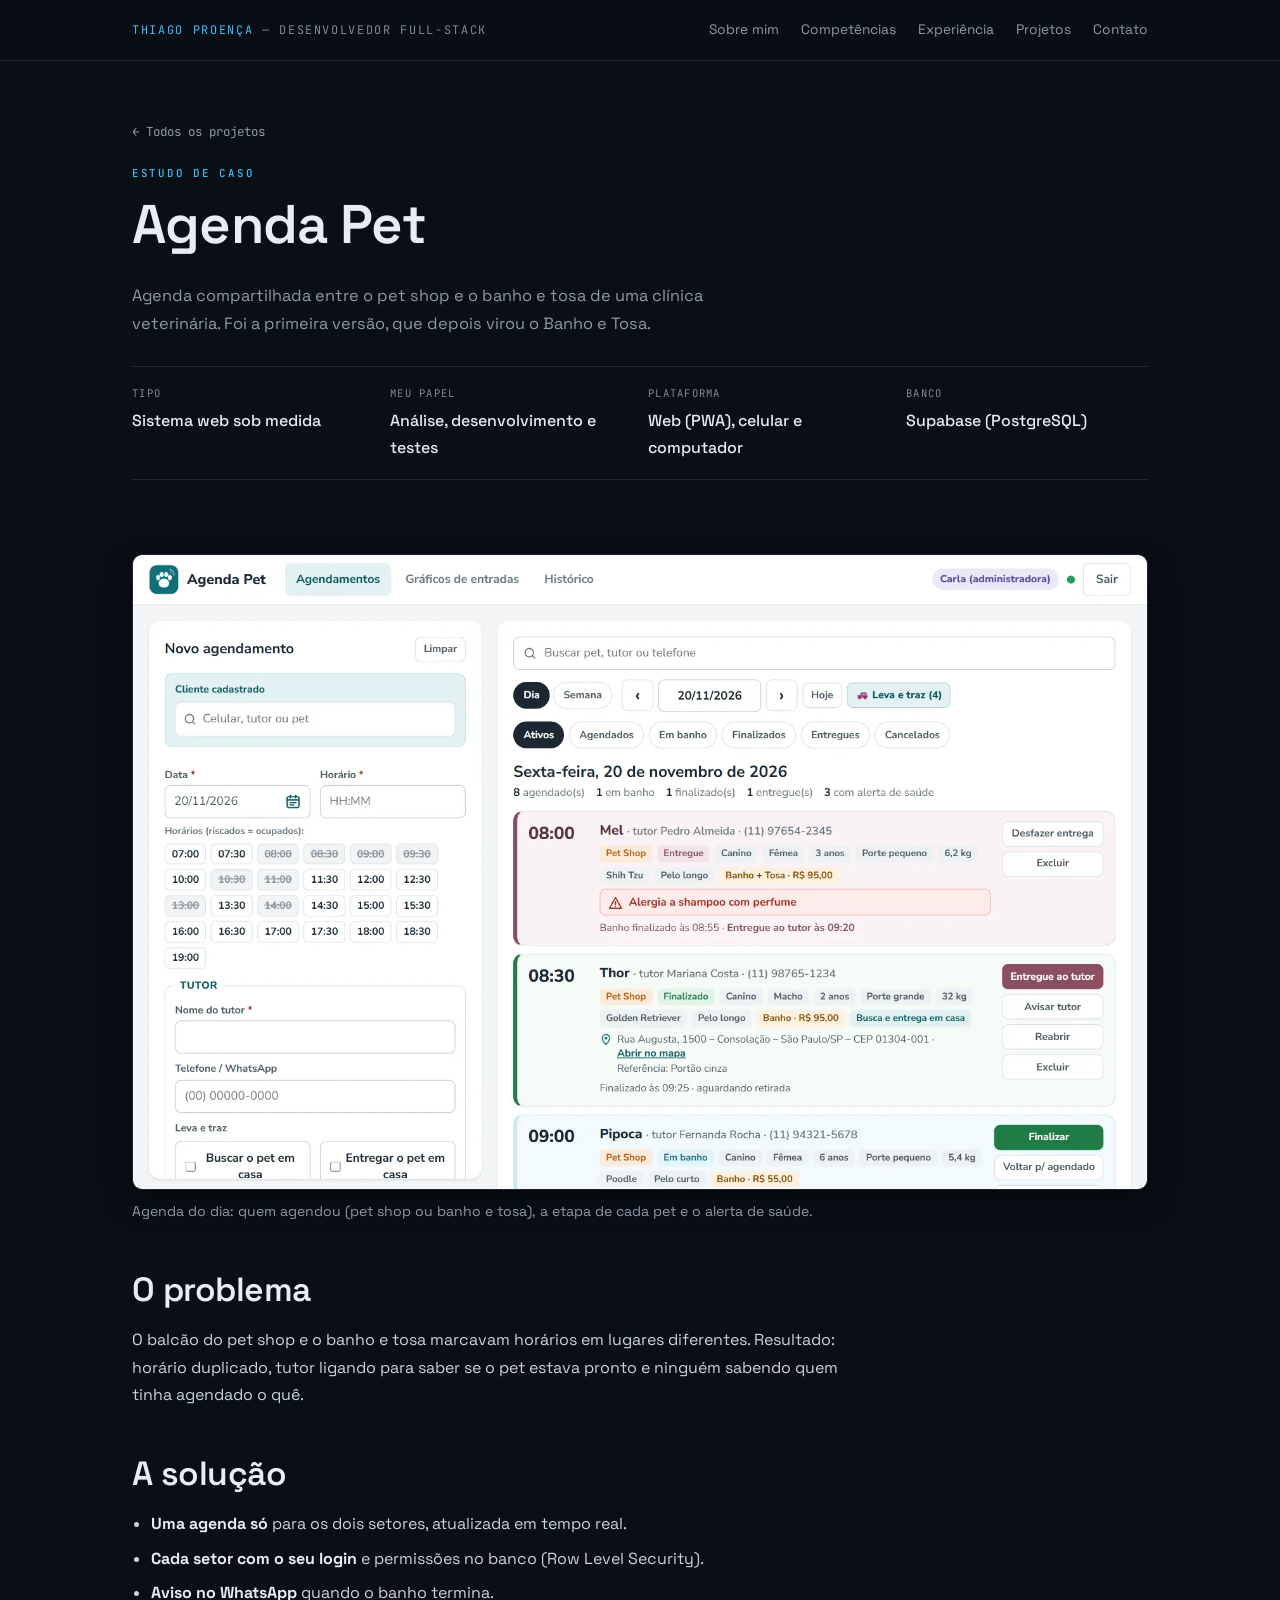
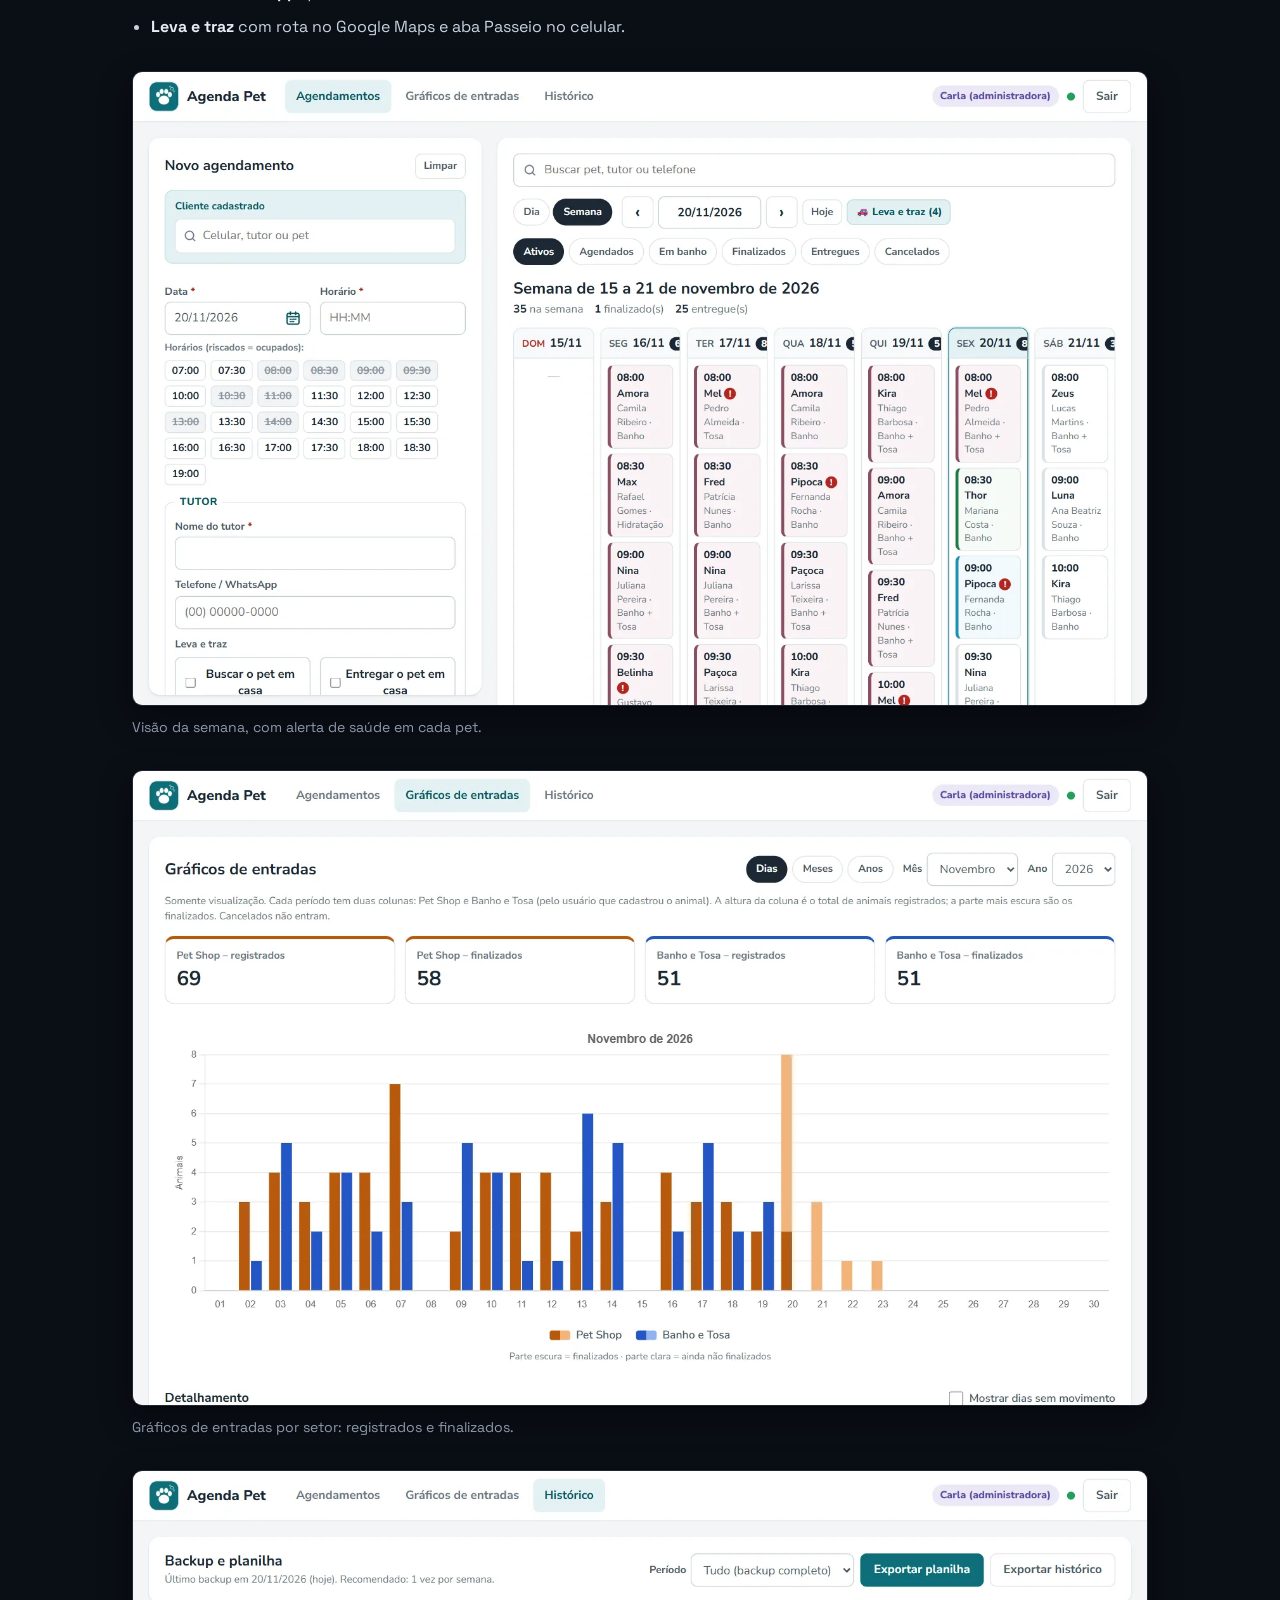
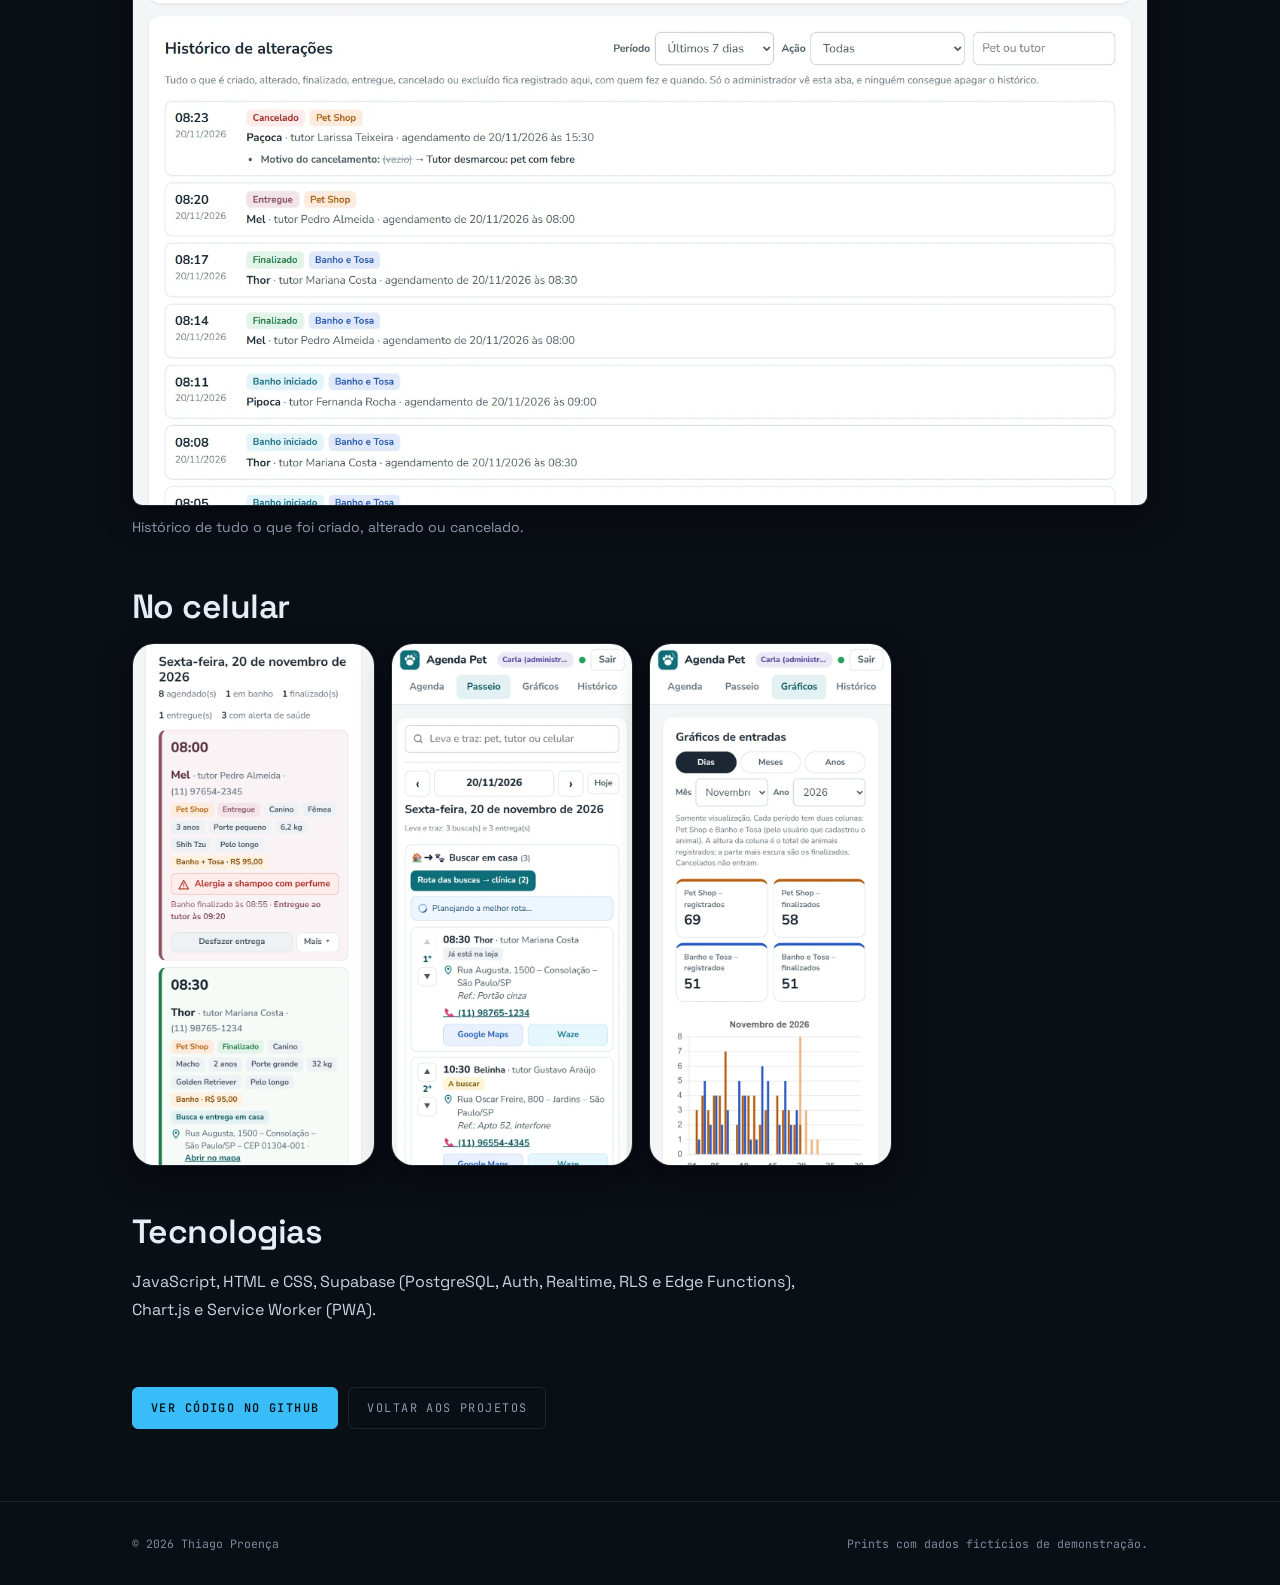
<file: projetos/agenda-pet.html>
<!doctype html>
<html lang="pt-BR">
<head>
  <meta charset="utf-8">
  <meta name="viewport" content="width=device-width, initial-scale=1">
  <title>Agenda Pet · Thiago Proença</title>
  <meta name="description" content="Estudo de caso: agenda compartilhada entre o pet shop e o banho e tosa, com tempo real e leva e traz.">
  <meta property="og:title" content="Agenda Pet · Estudo de caso">
  <meta property="og:image" content="../img/agenda-pet/agenda.webp">
  <link rel="preconnect" href="https://fonts.googleapis.com">
  <link rel="preconnect" href="https://fonts.gstatic.com" crossorigin>
  <link href="https://fonts.googleapis.com/css2?family=Space+Grotesk:wght@400;500;600&family=JetBrains+Mono:wght@400;500;600&display=swap" rel="stylesheet">
  <link rel="stylesheet" href="../style.css">
</head>
<body>
  <header class="topo">
    <div class="conteiner">
      <a class="marca" href="../">Thiago Proença <span>— Desenvolvedor Full-Stack</span></a>
      <nav class="menu" aria-label="Seções">
        <a href="../#sobre">Sobre mim</a>
        <a href="../#competencias">Competências</a>
        <a href="../#experiencia">Experiência</a>
        <a href="../#projetos">Projetos</a>
        <a href="../#contato">Contato</a>
      </nav>
    </div>
  </header>

  <main>
    <div class="conteiner">
      <div class="caso-cabeca">
        <a class="voltar" href="../#projetos">← Todos os projetos</a>
        <span class="rotulo" style="display:block">Estudo de caso</span>
        <h1>Agenda Pet</h1>
        <p class="sub">Agenda compartilhada entre o pet shop e o banho e tosa de uma clínica veterinária. Foi a primeira versão, que depois virou o Banho e Tosa.</p>
        <dl class="fatos">
          <div><dt>Tipo</dt><dd>Sistema web sob medida</dd></div>
          <div><dt>Meu papel</dt><dd>Análise, desenvolvimento e testes</dd></div>
          <div><dt>Plataforma</dt><dd>Web (PWA), celular e computador</dd></div>
          <div><dt>Banco</dt><dd>Supabase (PostgreSQL)</dd></div>
        </dl>
      </div>

      <figure>
        <img src="../img/agenda-pet/agenda.webp" alt="Agenda do dia com etiquetas de quem agendou, etapa e alerta de saúde" width="1600" height="1000">
        <figcaption>Agenda do dia: quem agendou (pet shop ou banho e tosa), a etapa de cada pet e o alerta de saúde.</figcaption>
      </figure>
      <div class="texto">
        <h2>O problema</h2>
        <p>O balcão do pet shop e o banho e tosa marcavam horários em lugares diferentes. Resultado: horário duplicado, tutor ligando para saber se o pet estava pronto e ninguém sabendo quem tinha agendado o quê.</p>
        <h2>A solução</h2>
        <ul>
        <li><strong>Uma agenda só</strong> para os dois setores, atualizada em tempo real.</li>
        <li><strong>Cada setor com o seu login</strong> e permissões no banco (Row Level Security).</li>
        <li><strong>Aviso no WhatsApp</strong> quando o banho termina.</li>
        <li><strong>Leva e traz</strong> com rota no Google Maps e aba Passeio no celular.</li>
        </ul>
      </div>
      <figure>
        <img src="../img/agenda-pet/semana.webp" alt="Visão da semana com os pets de cada dia" width="1600" height="1000" loading="lazy">
        <figcaption>Visão da semana, com alerta de saúde em cada pet.</figcaption>
      </figure>
      <figure>
        <img src="../img/agenda-pet/graficos.webp" alt="Gráfico de entradas por dia separado entre pet shop e banho e tosa" width="1600" height="1000" loading="lazy">
        <figcaption>Gráficos de entradas por setor: registrados e finalizados.</figcaption>
      </figure>
      <figure>
        <img src="../img/agenda-pet/historico.webp" alt="Histórico de alterações" width="1600" height="1000" loading="lazy">
        <figcaption>Histórico de tudo o que foi criado, alterado ou cancelado.</figcaption>
      </figure>
      <h2 style="margin-top:48px">No celular</h2>
      <div class="celulares">
        <figure><img src="../img/agenda-pet/cel-agenda.webp" alt="Agenda no celular" width="640" height="1385" loading="lazy"></figure>
        <figure><img src="../img/agenda-pet/cel-passeio.webp" alt="Aba Passeio no celular" width="640" height="1385" loading="lazy"></figure>
        <figure><img src="../img/agenda-pet/cel-graficos.webp" alt="Gráficos no celular" width="640" height="1385" loading="lazy"></figure>
      </div>
      <div class="texto">
        <h2>Tecnologias</h2>
        <p>JavaScript, HTML e CSS, Supabase (PostgreSQL, Auth, Realtime, RLS e Edge Functions), Chart.js e Service Worker (PWA).</p>
      </div>

      <section style="padding:48px 0 72px">
        <div class="acoes" style="margin:0">
          <a class="botao primario" href="https://github.com/devthiagoferreira96-hue/agenda-pet" target="_blank" rel="noopener">Ver código no GitHub</a>
          <a class="botao" href="../#projetos">Voltar aos projetos</a>
        </div>
      </section>
    </div>
  </main>

  <footer class="rodape">
    <div class="conteiner">
      <span>© 2026 Thiago Proença</span>
      <span>Prints com dados fictícios de demonstração.</span>
    </div>
  </footer>
</body>
</html>
</file>
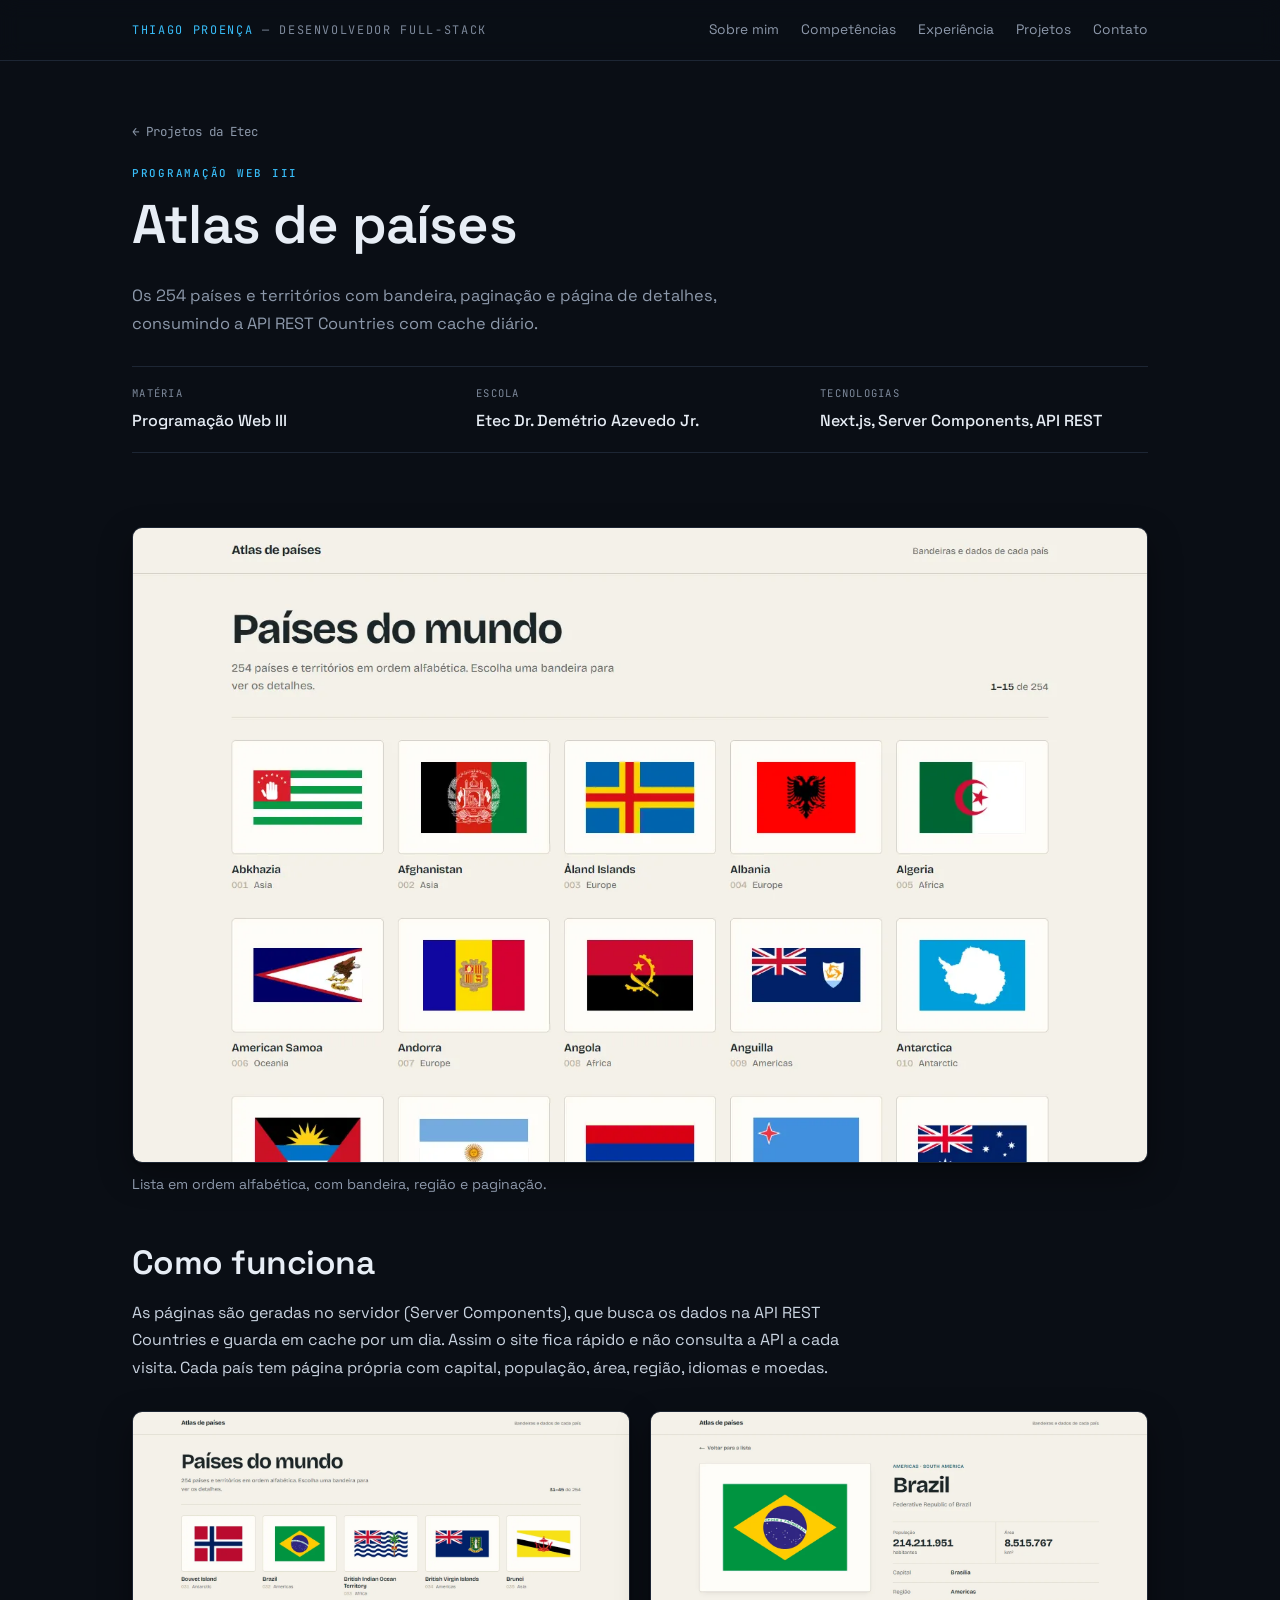
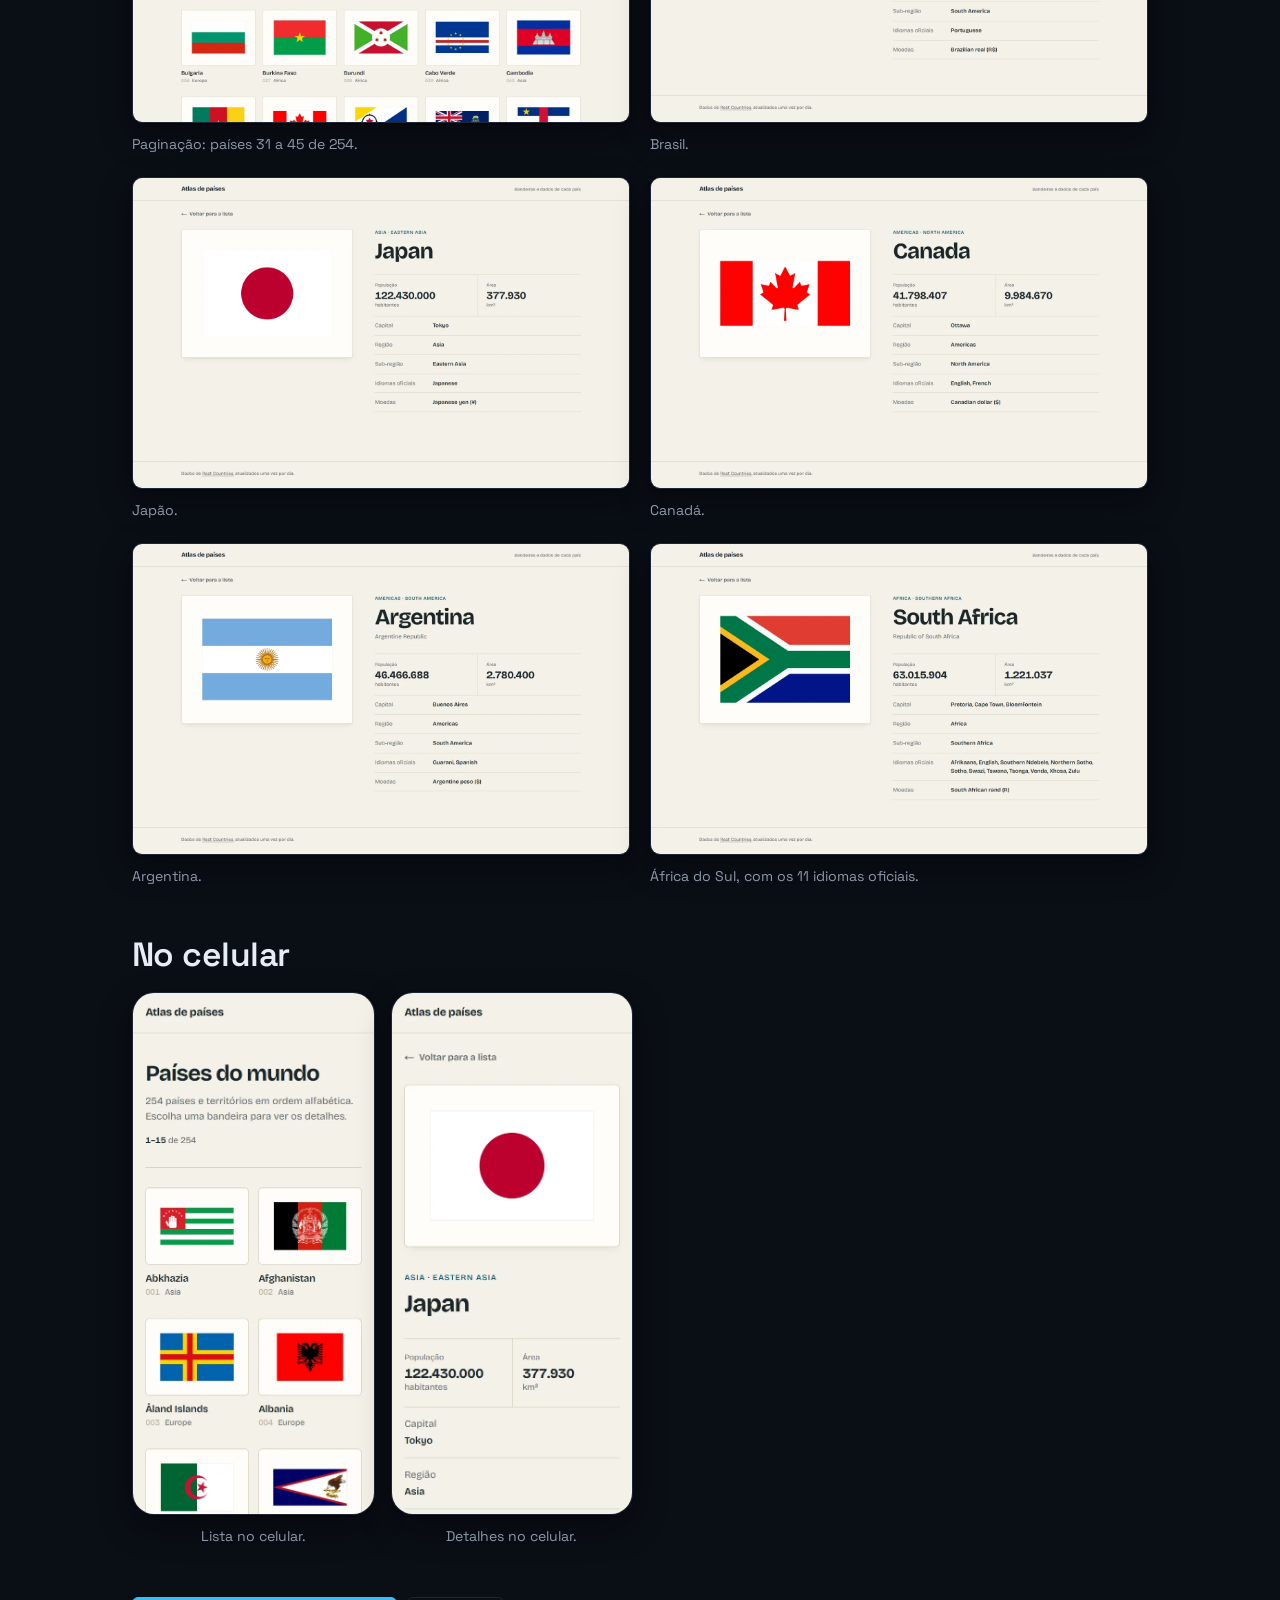
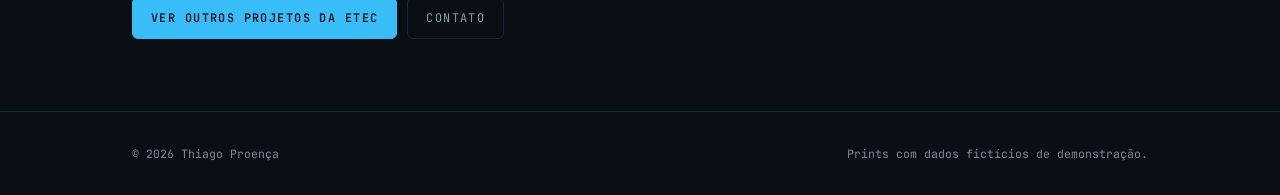
<file: projetos/atlas-paises.html>
<!doctype html>
<html lang="pt-BR">
<head>
  <meta charset="utf-8">
  <meta name="viewport" content="width=device-width, initial-scale=1">
  <title>Atlas de países · Thiago Proença</title>
  <meta name="description" content="Os 254 países e territórios com bandeira, paginação e página de detalhes, consumindo a API REST Countries com cache diário.">
  <meta property="og:title" content="Atlas de países · Projeto da Etec">
  <meta property="og:image" content="../img/etec/paises-lista.webp">
  <link rel="preconnect" href="https://fonts.googleapis.com">
  <link rel="preconnect" href="https://fonts.gstatic.com" crossorigin>
  <link href="https://fonts.googleapis.com/css2?family=Space+Grotesk:wght@400;500;600&family=JetBrains+Mono:wght@400;500;600&display=swap" rel="stylesheet">
  <link rel="stylesheet" href="../style.css">
</head>
<body>
  <header class="topo">
    <div class="conteiner">
      <a class="marca" href="../">Thiago Proença <span>— Desenvolvedor Full-Stack</span></a>
      <nav class="menu" aria-label="Seções">
        <a href="../#sobre">Sobre mim</a>
        <a href="../#competencias">Competências</a>
        <a href="../#experiencia">Experiência</a>
        <a href="../#projetos">Projetos</a>
        <a href="../#contato">Contato</a>
      </nav>
    </div>
  </header>

  <main>
    <div class="conteiner">
      <div class="caso-cabeca">
        <a class="voltar" href="../#projetos">← Projetos da Etec</a>
        <span class="rotulo" style="display:block">Programação Web III</span>
        <h1>Atlas de países</h1>
        <p class="sub">Os 254 países e territórios com bandeira, paginação e página de detalhes, consumindo a API REST Countries com cache diário.</p>
        <dl class="fatos">
          <div><dt>Matéria</dt><dd>Programação Web III</dd></div>
          <div><dt>Escola</dt><dd>Etec Dr. Demétrio Azevedo Jr.</dd></div>
          <div><dt>Tecnologias</dt><dd>Next.js, Server Components, API REST</dd></div>
        </dl>
      </div>

      <figure>
        <img src="../img/etec/paises-lista.webp" alt="Lista de países com as bandeiras em grade" width="1440" height="900">
        <figcaption>Lista em ordem alfabética, com bandeira, região e paginação.</figcaption>
      </figure>
      <div class="texto">
        <h2>Como funciona</h2>
        <p>As páginas são geradas no servidor (Server Components), que busca os dados na API REST Countries e guarda em cache por um dia. Assim o site fica rápido e não consulta a API a cada visita. Cada país tem página própria com capital, população, área, região, idiomas e moedas.</p>
      </div>
      <div class="galeria">
        <figure>
          <img src="../img/etec/atlas-pagina.webp" alt="Terceira página da lista de países" width="1440" height="900" loading="lazy">
          <figcaption>Paginação: países 31 a 45 de 254.</figcaption>
        </figure>
        <figure>
          <img src="../img/etec/paises-brasil.webp" alt="Página de detalhes do Brasil" width="1440" height="900" loading="lazy">
          <figcaption>Brasil.</figcaption>
        </figure>
        <figure>
          <img src="../img/etec/atlas-japan.webp" alt="Página de detalhes do Japão" width="1440" height="900" loading="lazy">
          <figcaption>Japão.</figcaption>
        </figure>
        <figure>
          <img src="../img/etec/atlas-canada.webp" alt="Página de detalhes do Canadá" width="1440" height="900" loading="lazy">
          <figcaption>Canadá.</figcaption>
        </figure>
        <figure>
          <img src="../img/etec/atlas-argentina.webp" alt="Página de detalhes da Argentina" width="1440" height="900" loading="lazy">
          <figcaption>Argentina.</figcaption>
        </figure>
        <figure>
          <img src="../img/etec/atlas-south-africa.webp" alt="Página de detalhes da África do Sul com vários idiomas oficiais" width="1440" height="900" loading="lazy">
          <figcaption>África do Sul, com os 11 idiomas oficiais.</figcaption>
        </figure>
      </div>
      <h2 style="margin-top:48px">No celular</h2>
      <div class="celulares todas">
        <figure><img src="../img/etec/atlas-cel.webp" alt="Lista de países no celular" width="520" height="1125" loading="lazy"><figcaption>Lista no celular.</figcaption></figure>
        <figure><img src="../img/etec/atlas-cel-pais.webp" alt="Detalhes do Japão no celular" width="520" height="1125" loading="lazy"><figcaption>Detalhes no celular.</figcaption></figure>
      </div>

      <section style="padding:48px 0 72px">
        <div class="acoes" style="margin:0">
          <a class="botao primario" href="../#projetos">Ver outros projetos da Etec</a>
          <a class="botao" href="../#contato">Contato</a>
        </div>
      </section>
    </div>
  </main>

  <footer class="rodape">
    <div class="conteiner">
      <span>© 2026 Thiago Proença</span>
      <span>Prints com dados fictícios de demonstração.</span>
    </div>
  </footer>
</body>
</html>
</file>
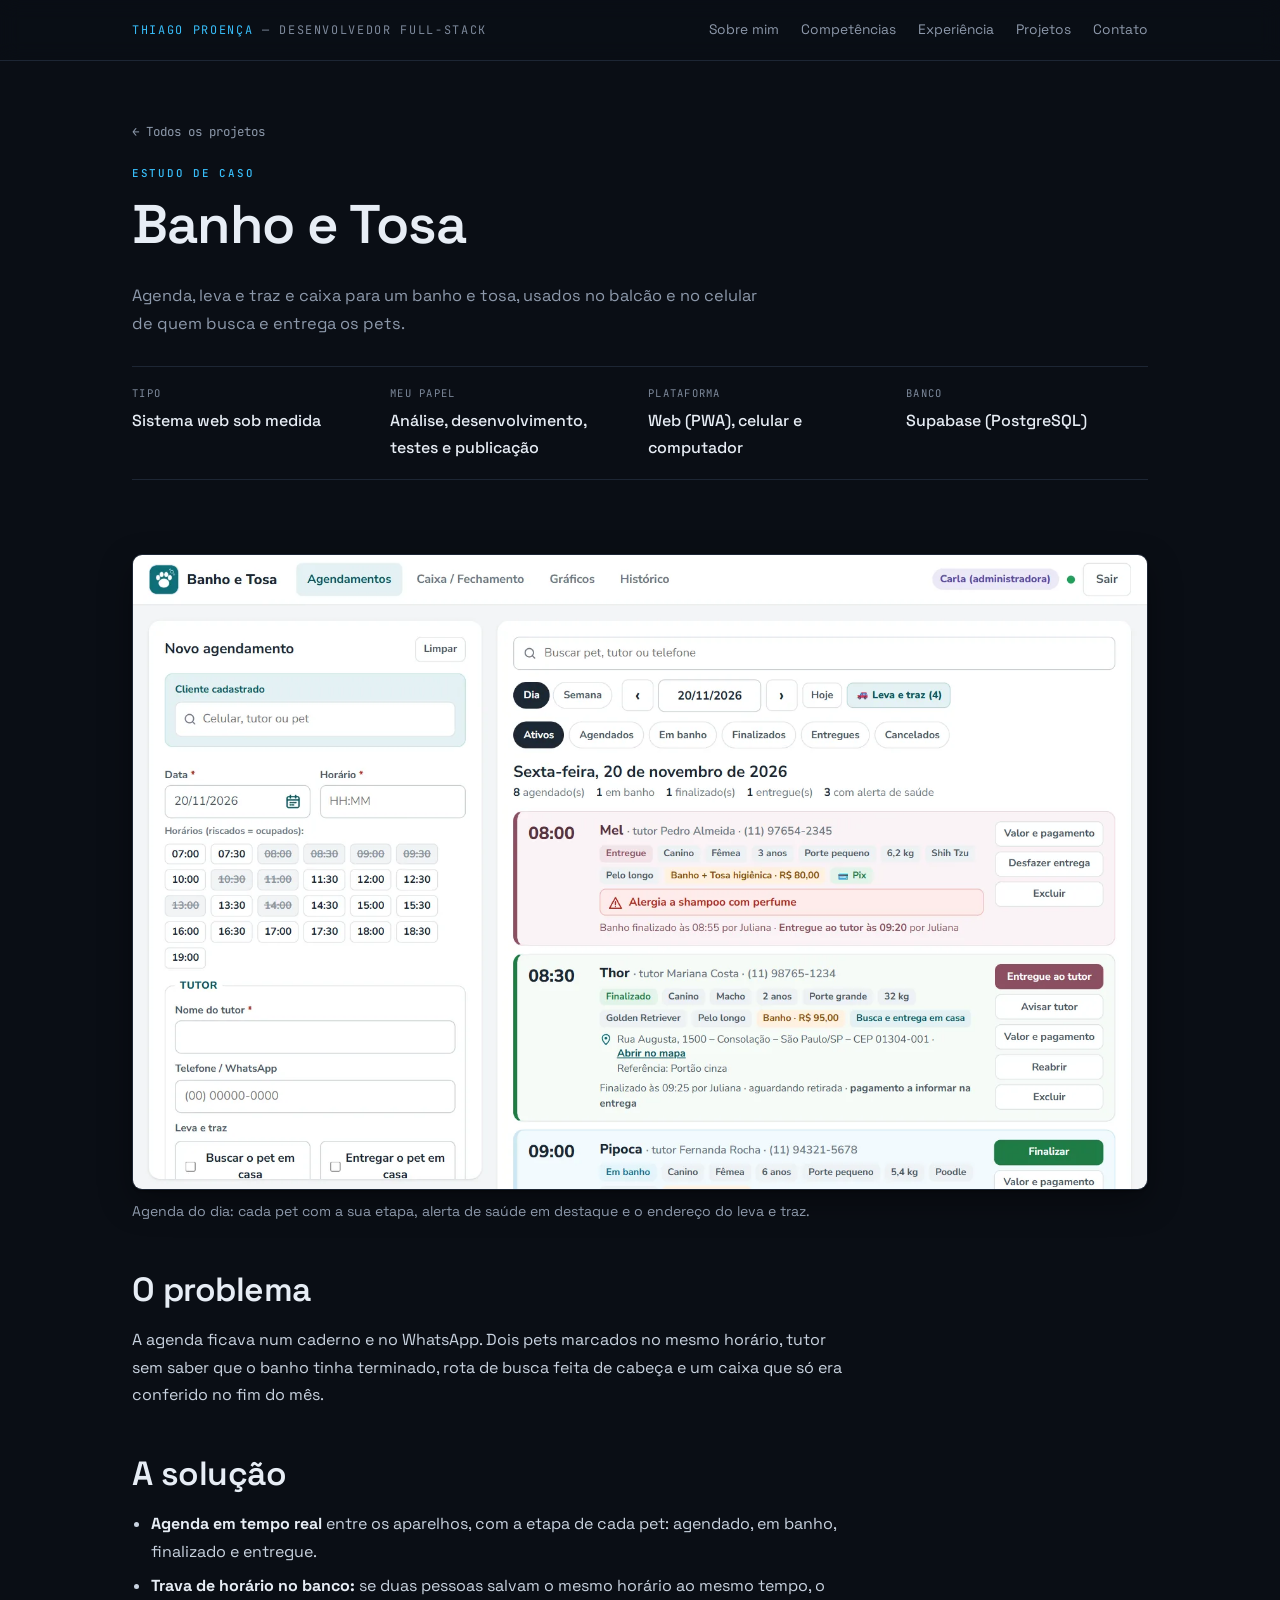
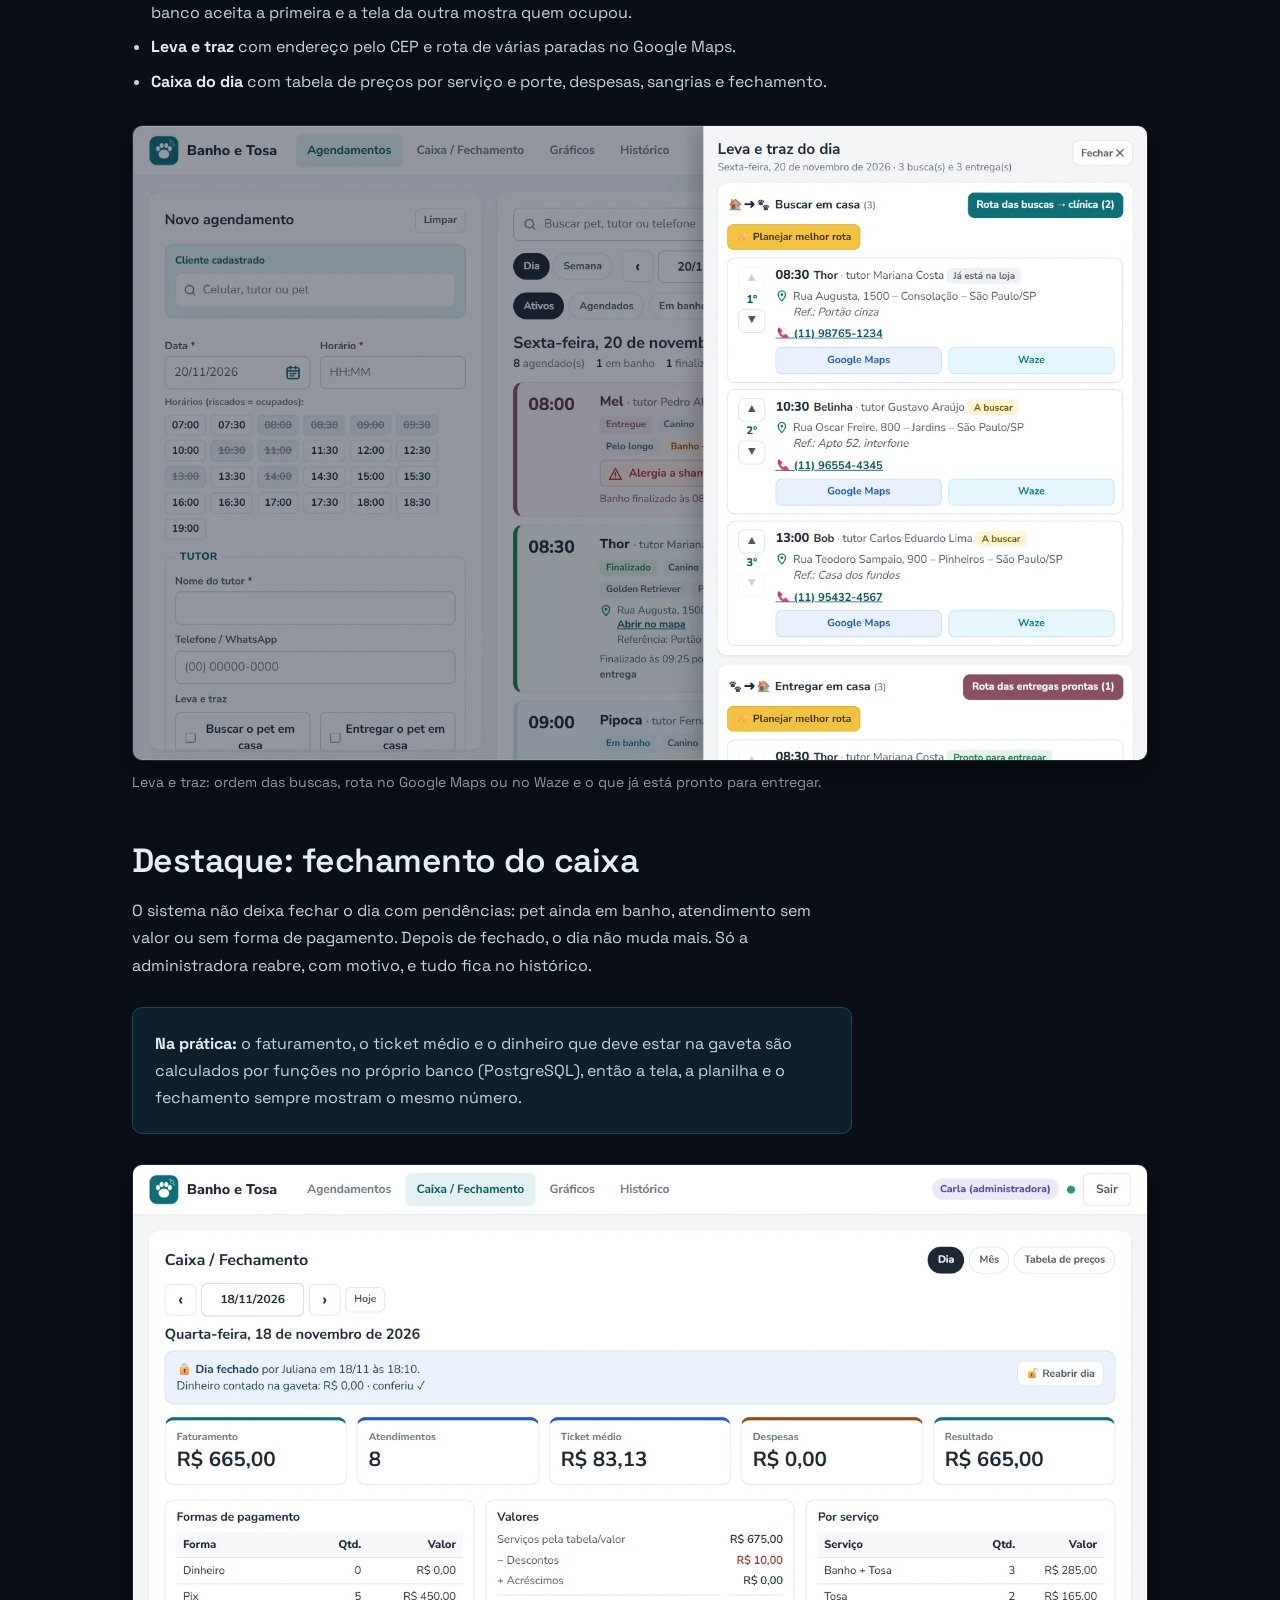
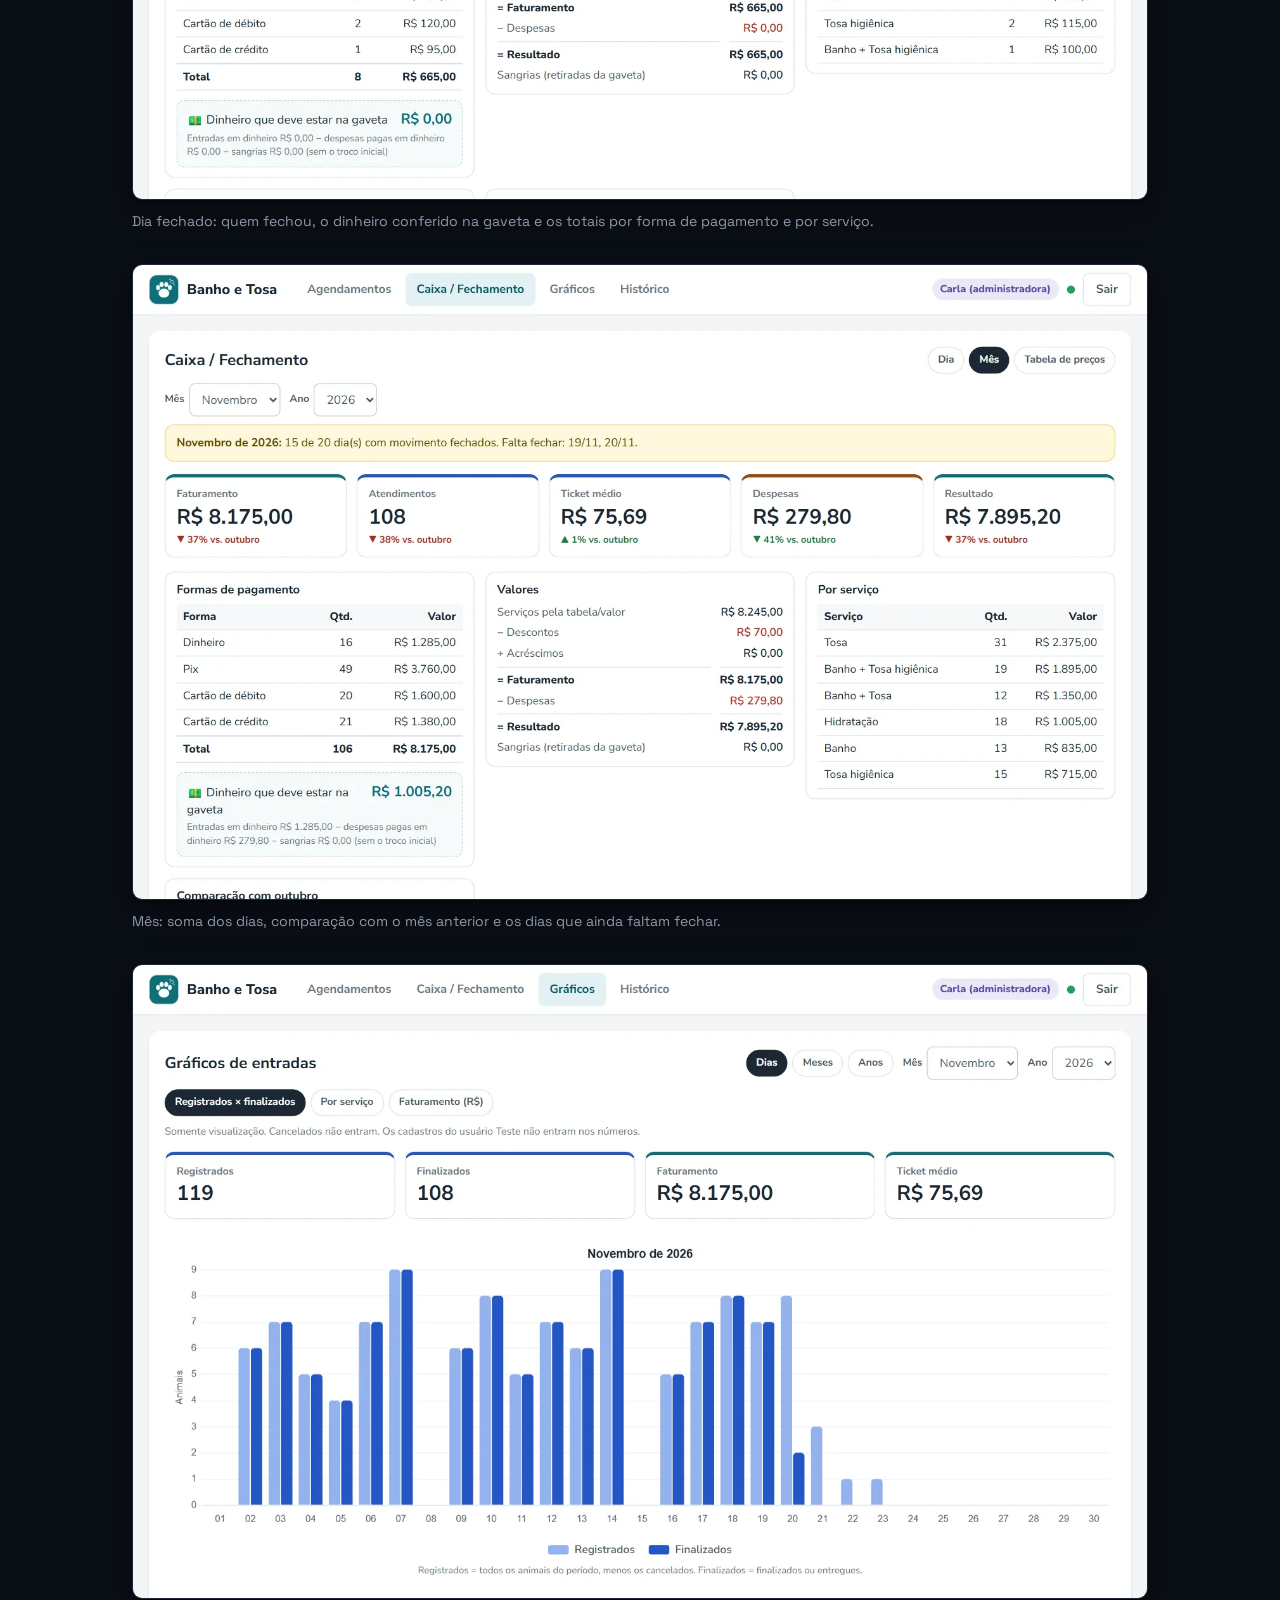
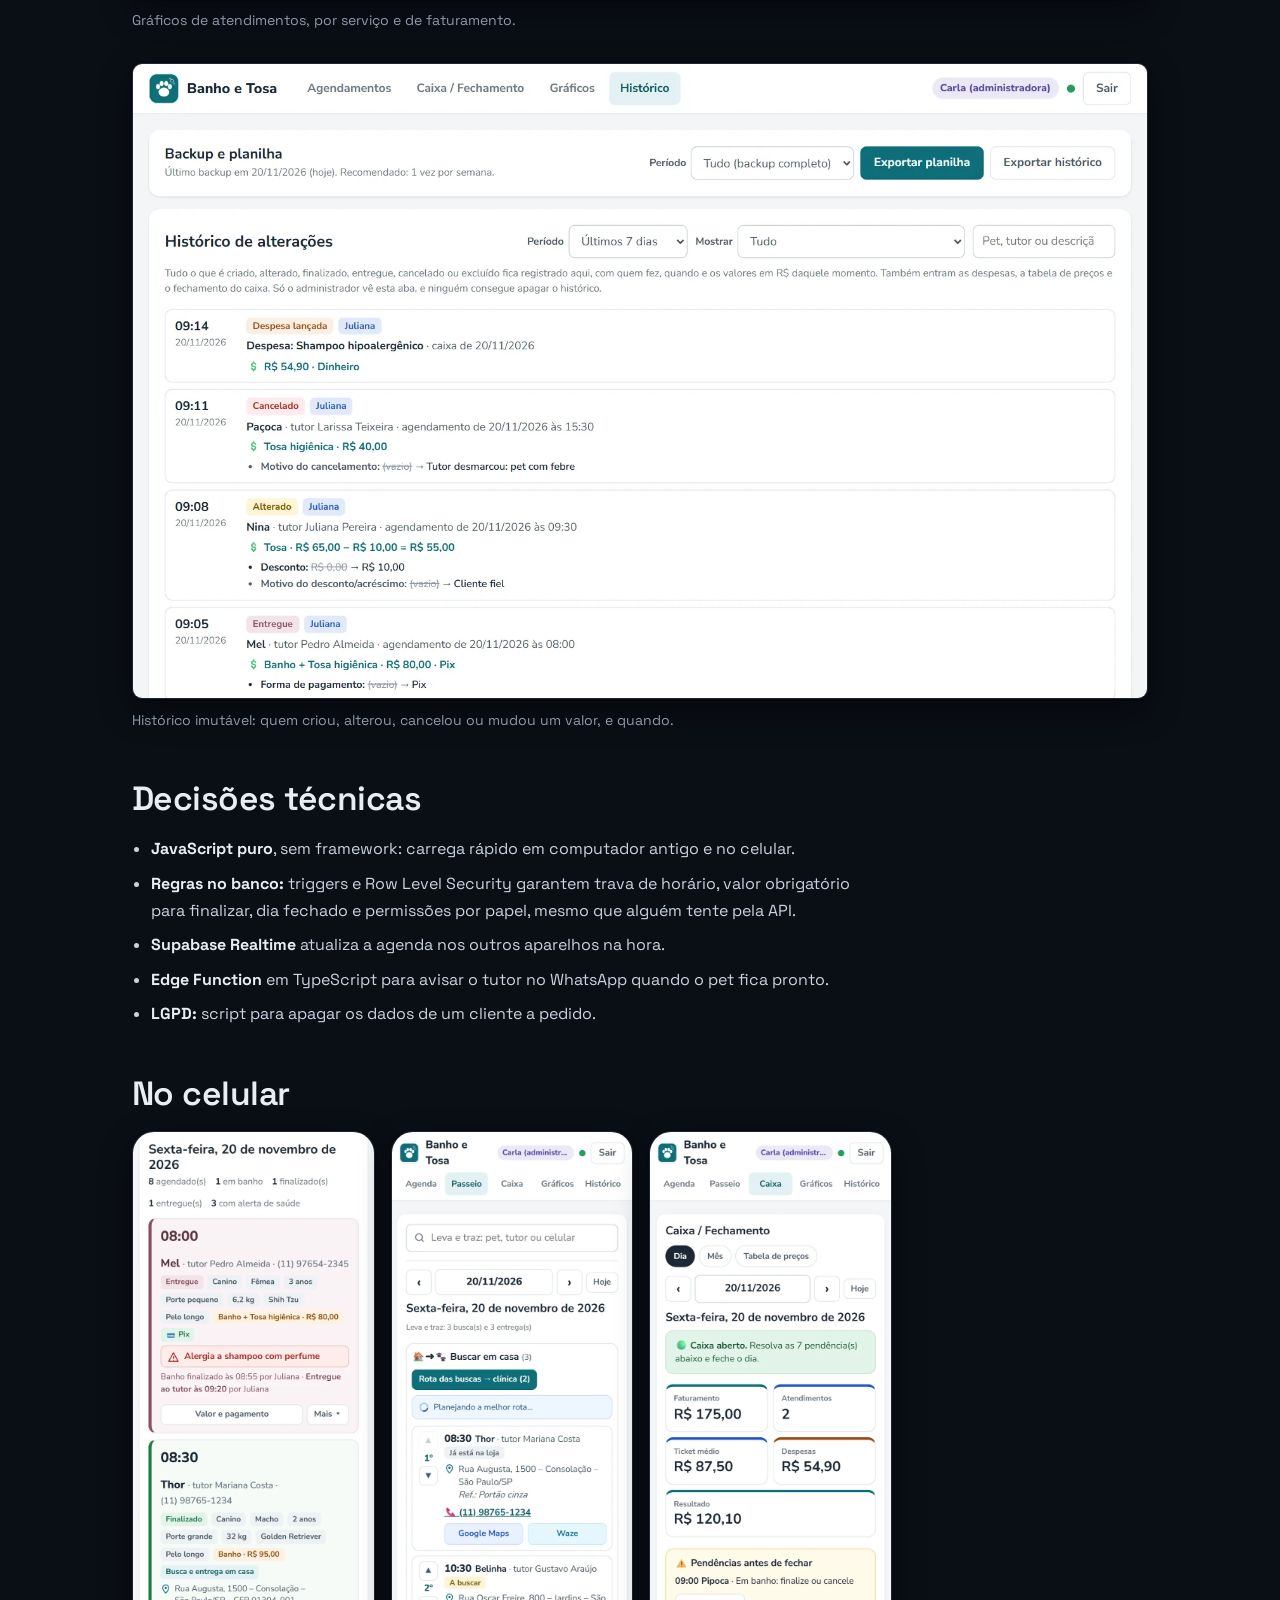
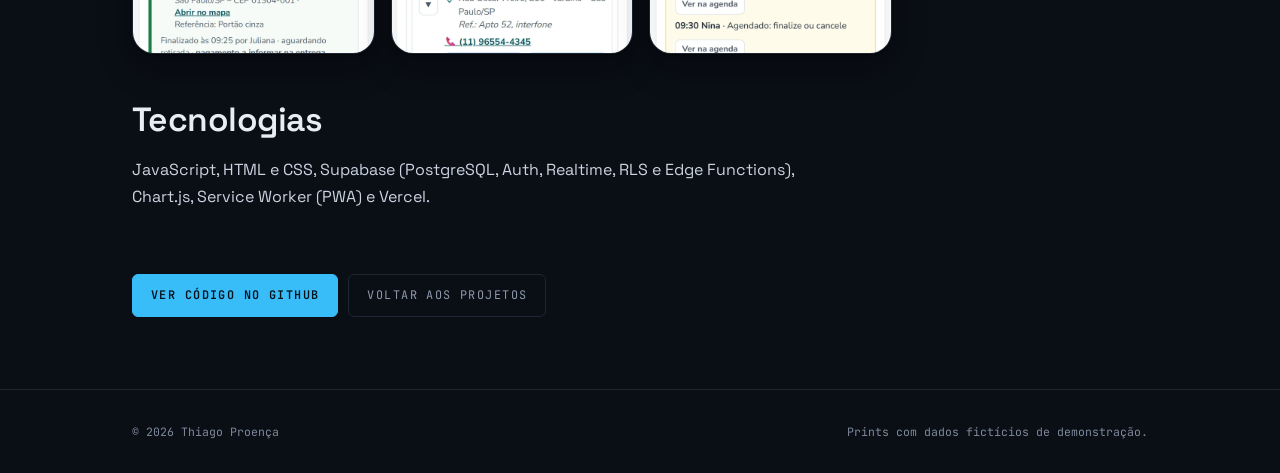
<file: projetos/banho-e-tosa.html>
<!doctype html>
<html lang="pt-BR">
<head>
  <meta charset="utf-8">
  <meta name="viewport" content="width=device-width, initial-scale=1">
  <title>Banho e Tosa · Thiago Proença</title>
  <meta name="description" content="Estudo de caso: agenda em tempo real, leva e traz com rota no Google Maps e fechamento de caixa para um banho e tosa.">
  <meta property="og:title" content="Banho e Tosa · Estudo de caso">
  <meta property="og:image" content="../img/banho-e-tosa/agenda.webp">
  <link rel="preconnect" href="https://fonts.googleapis.com">
  <link rel="preconnect" href="https://fonts.gstatic.com" crossorigin>
  <link href="https://fonts.googleapis.com/css2?family=Space+Grotesk:wght@400;500;600&family=JetBrains+Mono:wght@400;500;600&display=swap" rel="stylesheet">
  <link rel="stylesheet" href="../style.css">
</head>
<body>
  <header class="topo">
    <div class="conteiner">
      <a class="marca" href="../">Thiago Proença <span>— Desenvolvedor Full-Stack</span></a>
      <nav class="menu" aria-label="Seções">
        <a href="../#sobre">Sobre mim</a>
        <a href="../#competencias">Competências</a>
        <a href="../#experiencia">Experiência</a>
        <a href="../#projetos">Projetos</a>
        <a href="../#contato">Contato</a>
      </nav>
    </div>
  </header>

  <main>
    <div class="conteiner">
      <div class="caso-cabeca">
        <a class="voltar" href="../#projetos">← Todos os projetos</a>
        <span class="rotulo" style="display:block">Estudo de caso</span>
        <h1>Banho e Tosa</h1>
        <p class="sub">Agenda, leva e traz e caixa para um banho e tosa, usados no balcão e no celular de quem busca e entrega os pets.</p>
        <dl class="fatos">
          <div><dt>Tipo</dt><dd>Sistema web sob medida</dd></div>
          <div><dt>Meu papel</dt><dd>Análise, desenvolvimento, testes e publicação</dd></div>
          <div><dt>Plataforma</dt><dd>Web (PWA), celular e computador</dd></div>
          <div><dt>Banco</dt><dd>Supabase (PostgreSQL)</dd></div>
        </dl>
      </div>

      <figure>
        <img src="../img/banho-e-tosa/agenda.webp" alt="Agenda do dia com os pets em cada etapa, alerta de alergia e endereço do leva e traz" width="1600" height="1000">
        <figcaption>Agenda do dia: cada pet com a sua etapa, alerta de saúde em destaque e o endereço do leva e traz.</figcaption>
      </figure>
      <div class="texto">
        <h2>O problema</h2>
        <p>A agenda ficava num caderno e no WhatsApp. Dois pets marcados no mesmo horário, tutor sem saber que o banho tinha terminado, rota de busca feita de cabeça e um caixa que só era conferido no fim do mês.</p>
        <h2>A solução</h2>
        <ul>
        <li><strong>Agenda em tempo real</strong> entre os aparelhos, com a etapa de cada pet: agendado, em banho, finalizado e entregue.</li>
        <li><strong>Trava de horário no banco:</strong> se duas pessoas salvam o mesmo horário ao mesmo tempo, o banco aceita a primeira e a tela da outra mostra quem ocupou.</li>
        <li><strong>Leva e traz</strong> com endereço pelo CEP e rota de várias paradas no Google Maps.</li>
        <li><strong>Caixa do dia</strong> com tabela de preços por serviço e porte, despesas, sangrias e fechamento.</li>
        </ul>
      </div>
      <figure>
        <img src="../img/banho-e-tosa/leva-e-traz.webp" alt="Painel do leva e traz com as buscas em ordem e botões para Google Maps e Waze" width="1600" height="1000" loading="lazy">
        <figcaption>Leva e traz: ordem das buscas, rota no Google Maps ou no Waze e o que já está pronto para entregar.</figcaption>
      </figure>
      <div class="texto">
        <h2>Destaque: fechamento do caixa</h2>
        <p>O sistema não deixa fechar o dia com pendências: pet ainda em banho, atendimento sem valor ou sem forma de pagamento. Depois de fechado, o dia não muda mais. Só a administradora reabre, com motivo, e tudo fica no histórico.</p>
        <div class="destaque-caixa"><p><strong>Na prática:</strong> o faturamento, o ticket médio e o dinheiro que deve estar na gaveta são calculados por funções no próprio banco (PostgreSQL), então a tela, a planilha e o fechamento sempre mostram o mesmo número.</p></div>
      </div>
      <figure>
        <img src="../img/banho-e-tosa/caixa-dia-fechado.webp" alt="Caixa de um dia fechado com faturamento, formas de pagamento e serviços" width="1600" height="1000" loading="lazy">
        <figcaption>Dia fechado: quem fechou, o dinheiro conferido na gaveta e os totais por forma de pagamento e por serviço.</figcaption>
      </figure>
      <figure>
        <img src="../img/banho-e-tosa/caixa-mes.webp" alt="Resumo do mês com comparação com o mês anterior" width="1600" height="1000" loading="lazy">
        <figcaption>Mês: soma dos dias, comparação com o mês anterior e os dias que ainda faltam fechar.</figcaption>
      </figure>
      <figure>
        <img src="../img/banho-e-tosa/graficos.webp" alt="Gráfico de colunas com animais registrados e finalizados por dia" width="1600" height="1000" loading="lazy">
        <figcaption>Gráficos de atendimentos, por serviço e de faturamento.</figcaption>
      </figure>
      <figure>
        <img src="../img/banho-e-tosa/historico.webp" alt="Histórico com cada alteração, quem fez e os valores antes e depois" width="1600" height="1000" loading="lazy">
        <figcaption>Histórico imutável: quem criou, alterou, cancelou ou mudou um valor, e quando.</figcaption>
      </figure>
      <div class="texto">
        <h2>Decisões técnicas</h2>
        <ul>
        <li><strong>JavaScript puro</strong>, sem framework: carrega rápido em computador antigo e no celular.</li>
        <li><strong>Regras no banco:</strong> triggers e Row Level Security garantem trava de horário, valor obrigatório para finalizar, dia fechado e permissões por papel, mesmo que alguém tente pela API.</li>
        <li><strong>Supabase Realtime</strong> atualiza a agenda nos outros aparelhos na hora.</li>
        <li><strong>Edge Function</strong> em TypeScript para avisar o tutor no WhatsApp quando o pet fica pronto.</li>
        <li><strong>LGPD:</strong> script para apagar os dados de um cliente a pedido.</li>
        </ul>
      </div>
      <h2 style="margin-top:48px">No celular</h2>
      <div class="celulares">
        <figure><img src="../img/banho-e-tosa/cel-agenda.webp" alt="Agenda no celular" width="640" height="1385" loading="lazy"></figure>
        <figure><img src="../img/banho-e-tosa/cel-passeio.webp" alt="Aba Passeio com a rota do leva e traz" width="640" height="1385" loading="lazy"></figure>
        <figure><img src="../img/banho-e-tosa/cel-caixa.webp" alt="Caixa do dia no celular" width="640" height="1385" loading="lazy"></figure>
      </div>
      <div class="texto">
        <h2>Tecnologias</h2>
        <p>JavaScript, HTML e CSS, Supabase (PostgreSQL, Auth, Realtime, RLS e Edge Functions), Chart.js, Service Worker (PWA) e Vercel.</p>
      </div>

      <section style="padding:48px 0 72px">
        <div class="acoes" style="margin:0">
          <a class="botao primario" href="https://github.com/devthiagoferreira96-hue/banho-e-tosa" target="_blank" rel="noopener">Ver código no GitHub</a>
          <a class="botao" href="../#projetos">Voltar aos projetos</a>
        </div>
      </section>
    </div>
  </main>

  <footer class="rodape">
    <div class="conteiner">
      <span>© 2026 Thiago Proença</span>
      <span>Prints com dados fictícios de demonstração.</span>
    </div>
  </footer>
</body>
</html>
</file>
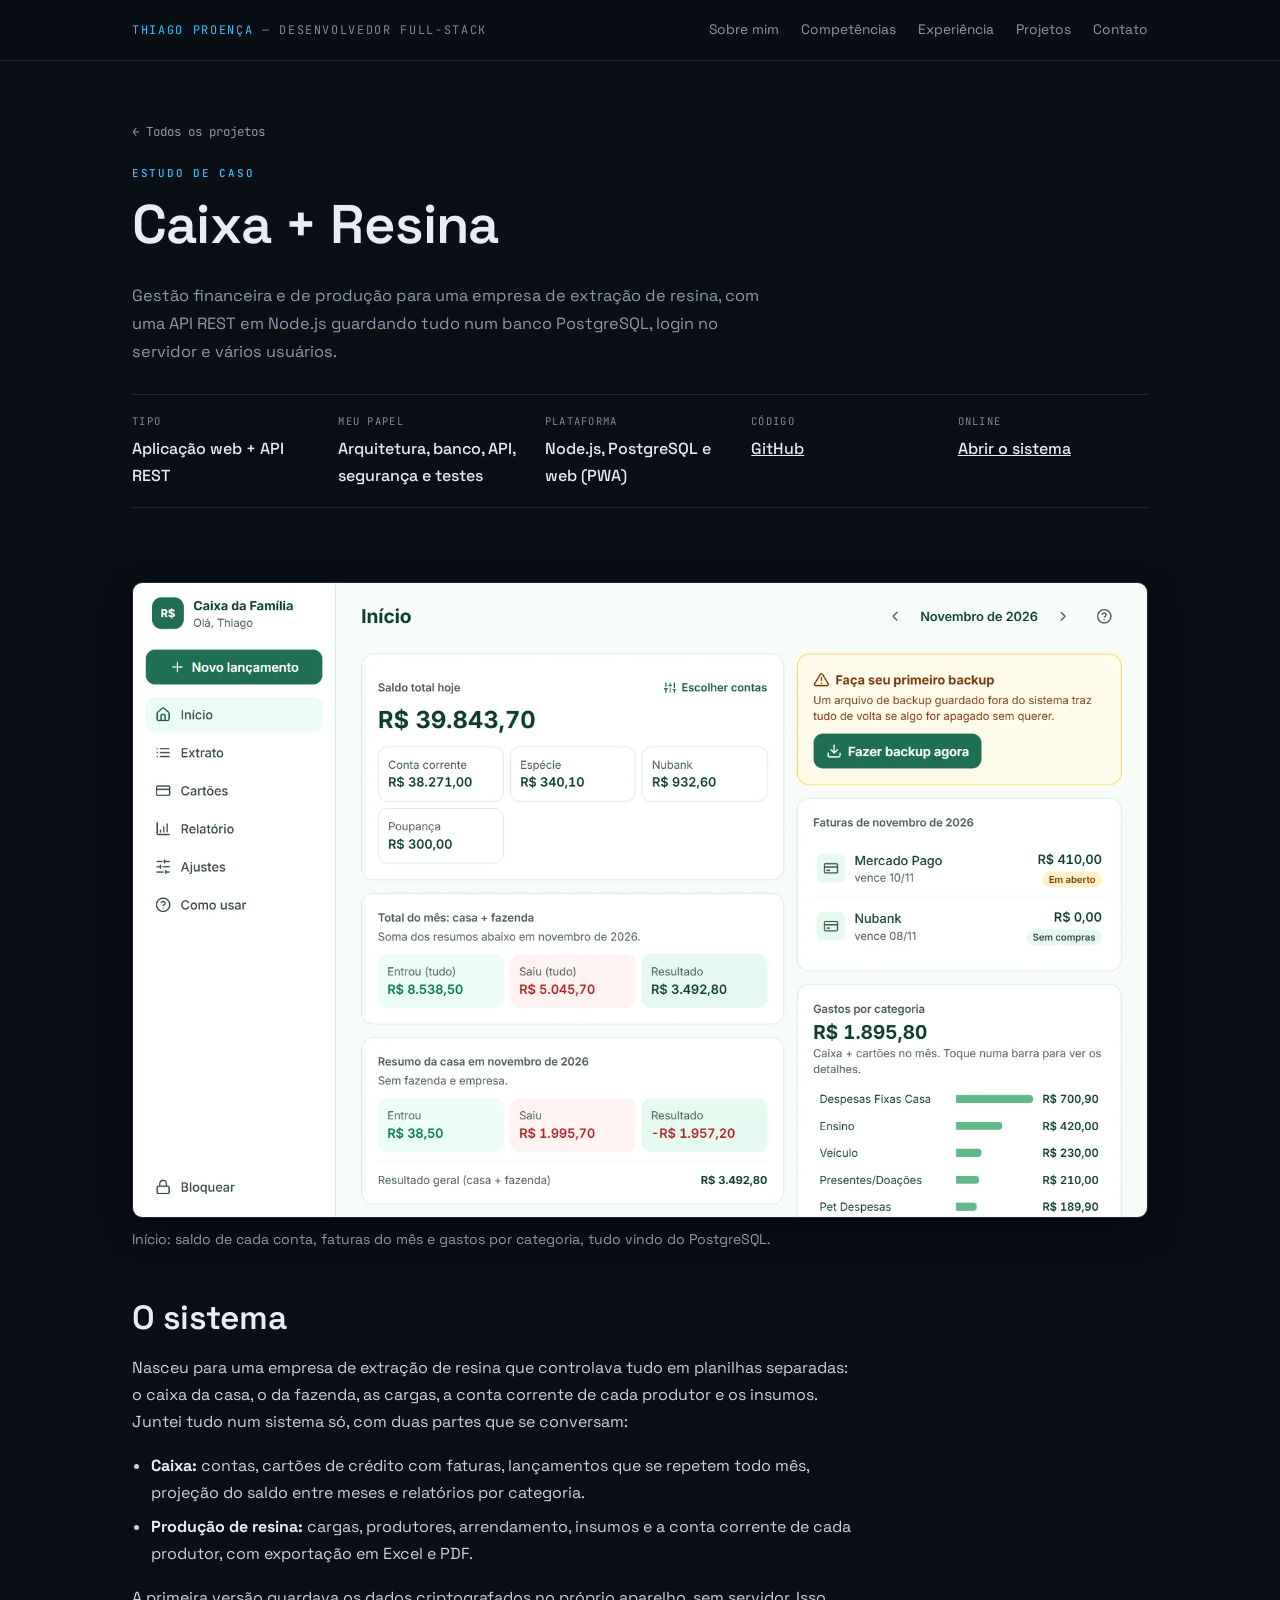
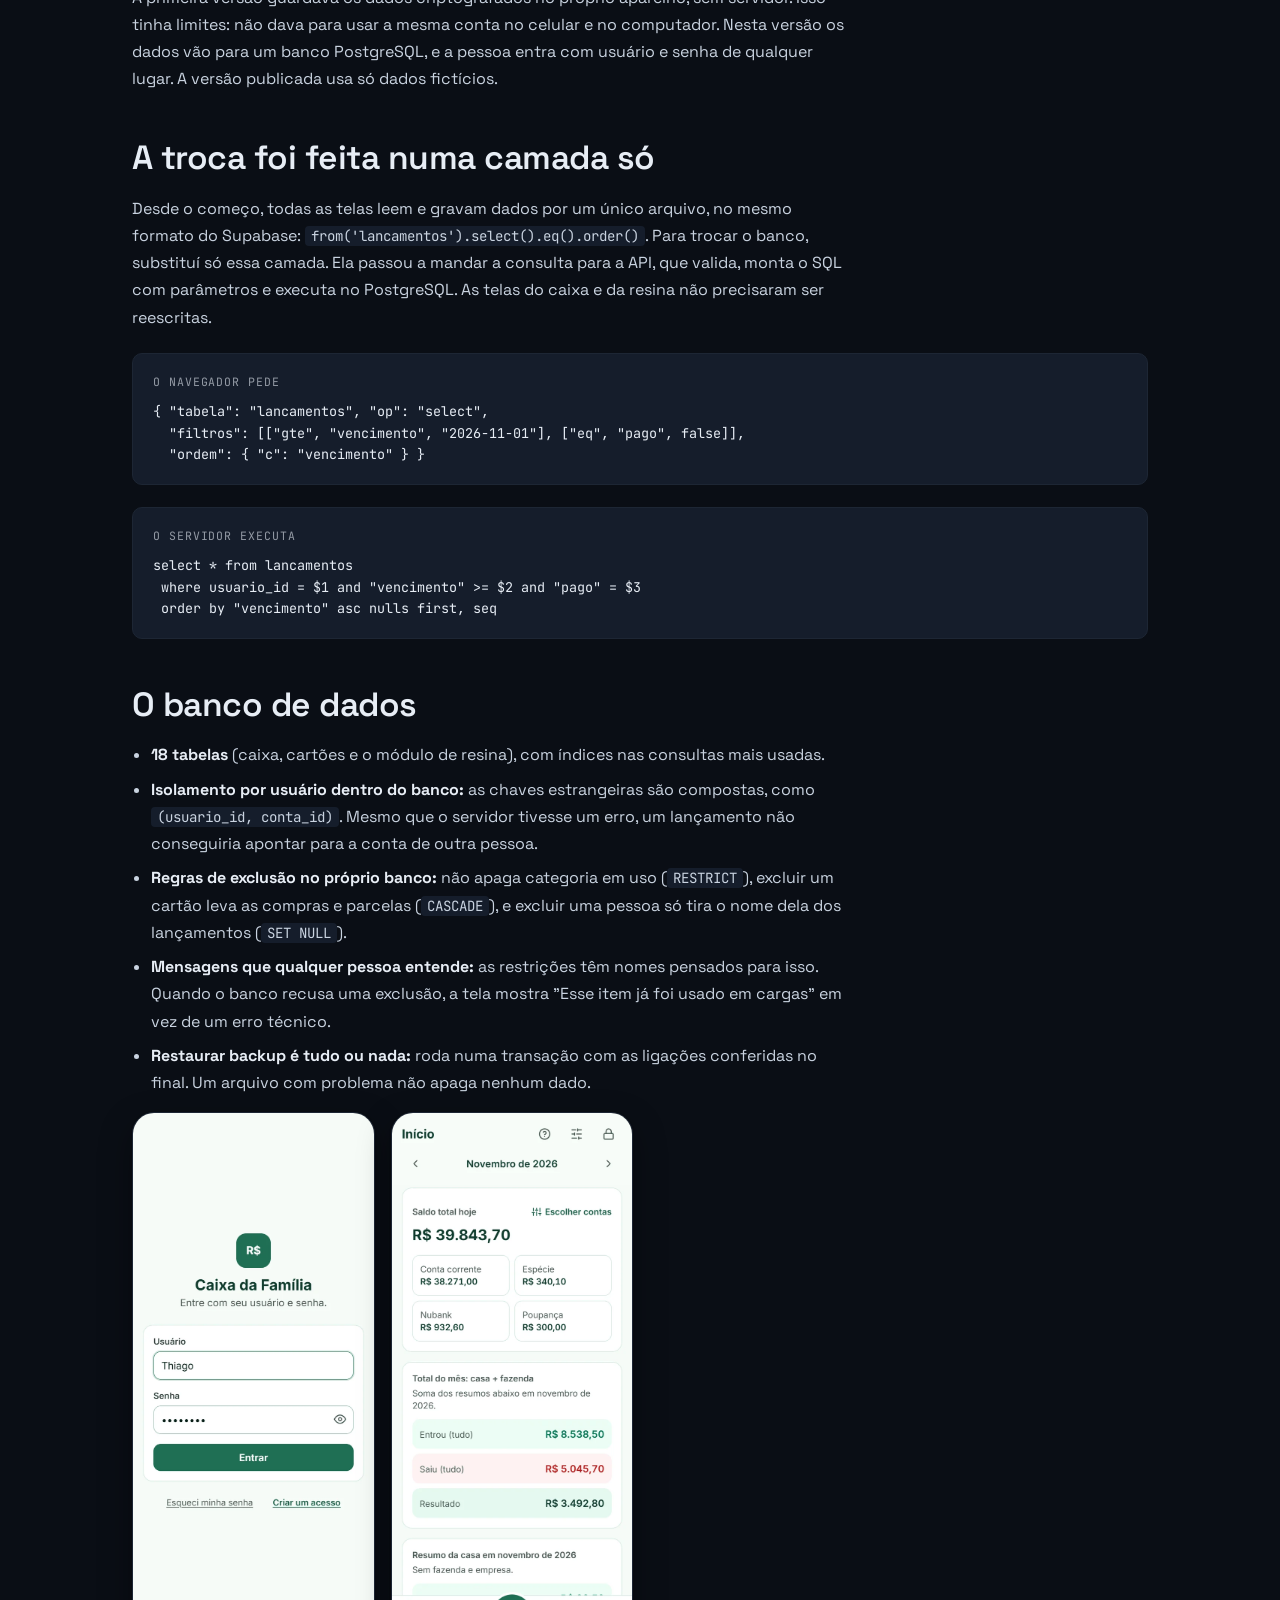
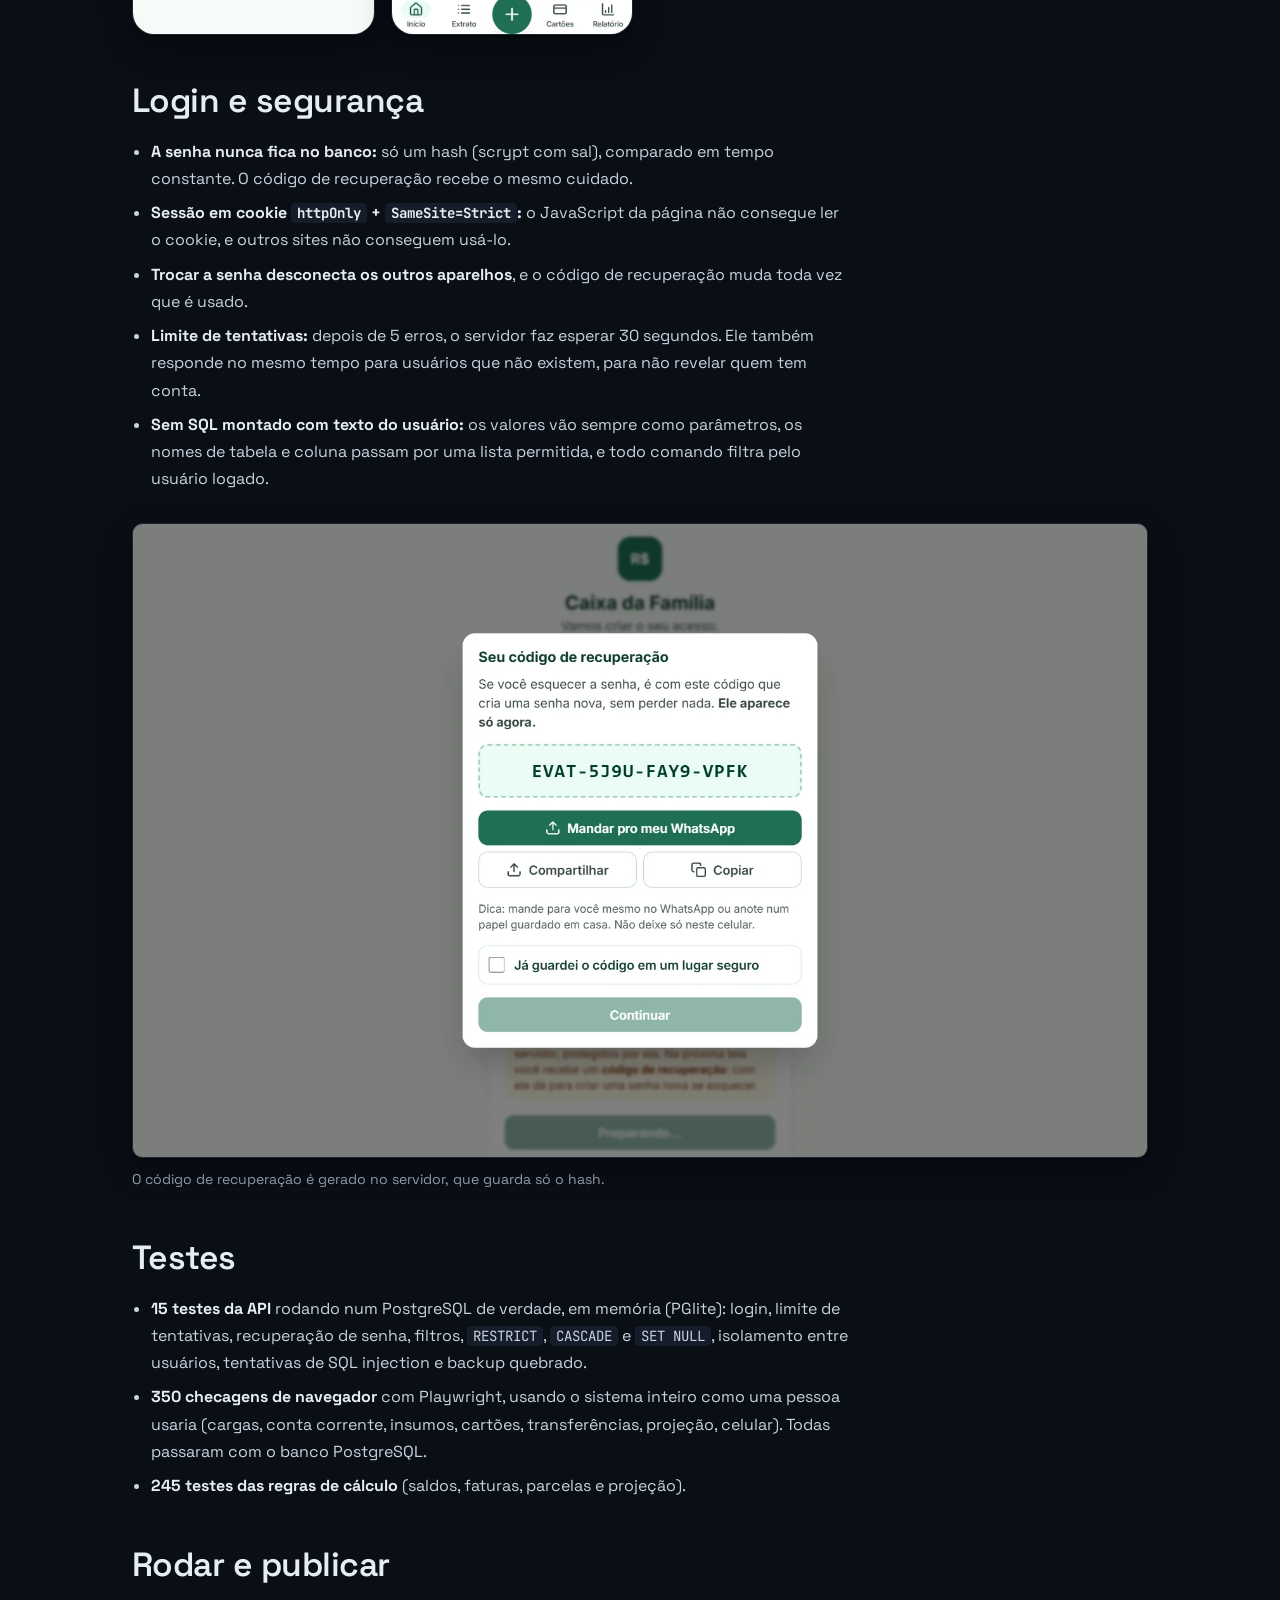
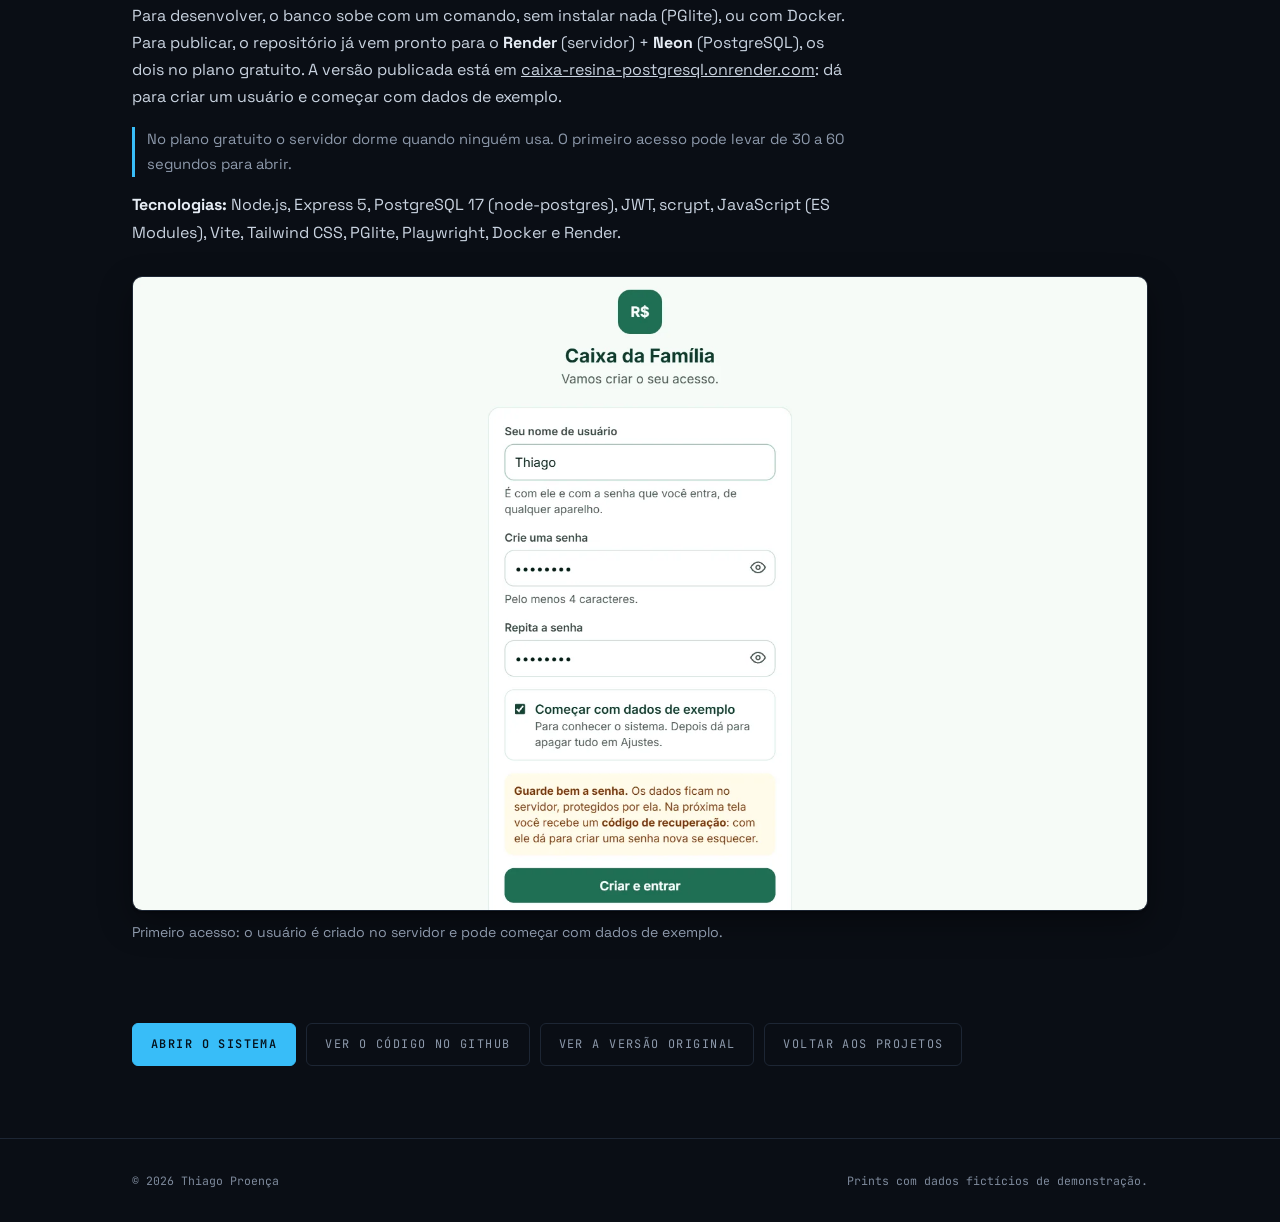
<file: projetos/caixa-postgresql.html>
<!doctype html>
<html lang="pt-BR">
<head>
  <meta charset="utf-8">
  <meta name="viewport" content="width=device-width, initial-scale=1">
  <title>Caixa + Resina · Thiago Proença</title>
  <meta name="description" content="Estudo de caso: sistema de gestão financeira e de produção para uma empresa de extração de resina, com API REST em Node.js e banco PostgreSQL.">
  <meta property="og:title" content="Caixa + Resina · Estudo de caso">
  <meta property="og:image" content="../img/caixa-postgresql/inicio.webp">
  <link rel="preconnect" href="https://fonts.googleapis.com">
  <link rel="preconnect" href="https://fonts.gstatic.com" crossorigin>
  <link href="https://fonts.googleapis.com/css2?family=Space+Grotesk:wght@400;500;600&family=JetBrains+Mono:wght@400;500;600&display=swap" rel="stylesheet">
  <link rel="stylesheet" href="../style.css">
</head>
<body>
  <header class="topo">
    <div class="conteiner">
      <a class="marca" href="../">Thiago Proença <span>— Desenvolvedor Full-Stack</span></a>
      <nav class="menu" aria-label="Seções">
        <a href="../#sobre">Sobre mim</a>
        <a href="../#competencias">Competências</a>
        <a href="../#experiencia">Experiência</a>
        <a href="../#projetos">Projetos</a>
        <a href="../#contato">Contato</a>
      </nav>
    </div>
  </header>

  <main>
    <div class="conteiner">
      <div class="caso-cabeca">
        <a class="voltar" href="../#projetos">← Todos os projetos</a>
        <span class="rotulo" style="display:block">Estudo de caso</span>
        <h1>Caixa + Resina</h1>
        <p class="sub">Gestão financeira e de produção para uma empresa de extração de resina, com uma API REST em Node.js guardando tudo num banco PostgreSQL, login no servidor e vários usuários.</p>
        <dl class="fatos">
          <div><dt>Tipo</dt><dd>Aplicação web + API REST</dd></div>
          <div><dt>Meu papel</dt><dd>Arquitetura, banco, API, segurança e testes</dd></div>
          <div><dt>Plataforma</dt><dd>Node.js, PostgreSQL e web (PWA)</dd></div>
          <div><dt>Código</dt><dd><a href="https://github.com/devthiagoferreira96-hue/caixa-resina-postgresql">GitHub</a></dd></div>
          <div><dt>Online</dt><dd><a href="https://caixa-resina-postgresql.onrender.com/">Abrir o sistema</a></dd></div>
        </dl>
      </div>

      <figure>
        <img src="../img/caixa-postgresql/inicio.webp" alt="Tela inicial com o saldo total, o saldo de cada conta, as faturas do mês e os gastos por categoria, carregados do PostgreSQL" width="1600" height="1000">
        <figcaption>Início: saldo de cada conta, faturas do mês e gastos por categoria, tudo vindo do PostgreSQL.</figcaption>
      </figure>

      <div class="texto">
        <h2>O sistema</h2>
        <p>Nasceu para uma empresa de extração de resina que controlava tudo em planilhas separadas: o caixa da casa, o da fazenda, as cargas, a conta corrente de cada produtor e os insumos. Juntei tudo num sistema só, com duas partes que se conversam:</p>
        <ul>
          <li><strong>Caixa:</strong> contas, cartões de crédito com faturas, lançamentos que se repetem todo mês, projeção do saldo entre meses e relatórios por categoria.</li>
          <li><strong>Produção de resina:</strong> cargas, produtores, arrendamento, insumos e a conta corrente de cada produtor, com exportação em Excel e PDF.</li>
        </ul>
        <p>A primeira versão guardava os dados criptografados no próprio aparelho, sem servidor. Isso tinha limites: não dava para usar a mesma conta no celular e no computador. Nesta versão os dados vão para um banco PostgreSQL, e a pessoa entra com usuário e senha de qualquer lugar. A versão publicada usa só dados fictícios.</p>

        <h2>A troca foi feita numa camada só</h2>
        <p>Desde o começo, todas as telas leem e gravam dados por um único arquivo, no mesmo formato do Supabase: <code>from('lancamentos').select().eq().order()</code>. Para trocar o banco, substituí só essa camada. Ela passou a mandar a consulta para a API, que valida, monta o SQL com parâmetros e executa no PostgreSQL. As telas do caixa e da resina não precisaram ser reescritas.</p>
      </div>

      <div class="bloco-codigo">
        <span class="rot">O navegador pede</span>
<pre>{ "tabela": "lancamentos", "op": "select",
  "filtros": [["gte", "vencimento", "2026-11-01"], ["eq", "pago", false]],
  "ordem": { "c": "vencimento" } }</pre>
      </div>
      <div class="bloco-codigo">
        <span class="rot">O servidor executa</span>
<pre>select * from lancamentos
 where usuario_id = $1 and "vencimento" >= $2 and "pago" = $3
 order by "vencimento" asc nulls first, seq</pre>
      </div>

      <div class="texto">
        <h2>O banco de dados</h2>
        <ul>
          <li><strong>18 tabelas</strong> (caixa, cartões e o módulo de resina), com índices nas consultas mais usadas.</li>
          <li><strong>Isolamento por usuário dentro do banco:</strong> as chaves estrangeiras são compostas, como <code>(usuario_id, conta_id)</code>. Mesmo que o servidor tivesse um erro, um lançamento não conseguiria apontar para a conta de outra pessoa.</li>
          <li><strong>Regras de exclusão no próprio banco:</strong> não apaga categoria em uso (<code>RESTRICT</code>), excluir um cartão leva as compras e parcelas (<code>CASCADE</code>), e excluir uma pessoa só tira o nome dela dos lançamentos (<code>SET NULL</code>).</li>
          <li><strong>Mensagens que qualquer pessoa entende:</strong> as restrições têm nomes pensados para isso. Quando o banco recusa uma exclusão, a tela mostra "Esse item já foi usado em cargas" em vez de um erro técnico.</li>
          <li><strong>Restaurar backup é tudo ou nada:</strong> roda numa transação com as ligações conferidas no final. Um arquivo com problema não apaga nenhum dado.</li>
        </ul>
      </div>

      <div class="celulares">
        <figure><img src="../img/caixa-postgresql/celular-login.webp" alt="Tela de login no celular com usuário e senha" width="640" height="1385" loading="lazy"></figure>
        <figure><img src="../img/caixa-postgresql/celular-inicio.webp" alt="Tela inicial no celular depois de entrar" width="640" height="1385" loading="lazy"></figure>
      </div>

      <div class="texto">
        <h2>Login e segurança</h2>
        <ul>
          <li><strong>A senha nunca fica no banco:</strong> só um hash (scrypt com sal), comparado em tempo constante. O código de recuperação recebe o mesmo cuidado.</li>
          <li><strong>Sessão em cookie <code>httpOnly</code> + <code>SameSite=Strict</code>:</strong> o JavaScript da página não consegue ler o cookie, e outros sites não conseguem usá-lo.</li>
          <li><strong>Trocar a senha desconecta os outros aparelhos</strong>, e o código de recuperação muda toda vez que é usado.</li>
          <li><strong>Limite de tentativas:</strong> depois de 5 erros, o servidor faz esperar 30 segundos. Ele também responde no mesmo tempo para usuários que não existem, para não revelar quem tem conta.</li>
          <li><strong>Sem SQL montado com texto do usuário:</strong> os valores vão sempre como parâmetros, os nomes de tabela e coluna passam por uma lista permitida, e todo comando filtra pelo usuário logado.</li>
        </ul>
      </div>

      <figure>
        <img src="../img/caixa-postgresql/codigo-recuperacao.webp" alt="Janela com o código de recuperação gerado pelo servidor e botões para mandar no WhatsApp, compartilhar ou copiar" width="1600" height="1000" loading="lazy">
        <figcaption>O código de recuperação é gerado no servidor, que guarda só o hash.</figcaption>
      </figure>

      <div class="texto">
        <h2>Testes</h2>
        <ul>
          <li><strong>15 testes da API</strong> rodando num PostgreSQL de verdade, em memória (PGlite): login, limite de tentativas, recuperação de senha, filtros, <code>RESTRICT</code>, <code>CASCADE</code> e <code>SET NULL</code>, isolamento entre usuários, tentativas de SQL injection e backup quebrado.</li>
          <li><strong>350 checagens de navegador</strong> com Playwright, usando o sistema inteiro como uma pessoa usaria (cargas, conta corrente, insumos, cartões, transferências, projeção, celular). Todas passaram com o banco PostgreSQL.</li>
          <li><strong>245 testes das regras de cálculo</strong> (saldos, faturas, parcelas e projeção).</li>
        </ul>

        <h2>Rodar e publicar</h2>
        <p>Para desenvolver, o banco sobe com um comando, sem instalar nada (PGlite), ou com Docker. Para publicar, o repositório já vem pronto para o <strong>Render</strong> (servidor) + <strong>Neon</strong> (PostgreSQL), os dois no plano gratuito. A versão publicada está em <a href="https://caixa-resina-postgresql.onrender.com/">caixa-resina-postgresql.onrender.com</a>: dá para criar um usuário e começar com dados de exemplo.</p>
        <p class="nota">No plano gratuito o servidor dorme quando ninguém usa. O primeiro acesso pode levar de 30 a 60 segundos para abrir.</p>
        <p><strong>Tecnologias:</strong> Node.js, Express 5, PostgreSQL 17 (node-postgres), JWT, scrypt, JavaScript (ES Modules), Vite, Tailwind CSS, PGlite, Playwright, Docker e Render.</p>
      </div>

      <figure>
        <img src="../img/caixa-postgresql/acesso-criar.webp" alt="Tela de primeiro acesso para criar usuário e senha no servidor" width="1600" height="1000" loading="lazy">
        <figcaption>Primeiro acesso: o usuário é criado no servidor e pode começar com dados de exemplo.</figcaption>
      </figure>

      <section style="padding:48px 0 72px">
        <div class="acoes" style="margin:0">
          <a class="botao primario" href="https://caixa-resina-postgresql.onrender.com/">Abrir o sistema</a>
          <a class="botao" href="https://github.com/devthiagoferreira96-hue/caixa-resina-postgresql">Ver o código no GitHub</a>
          <a class="botao" href="caixa-resina.html">Ver a versão original</a>
          <a class="botao" href="../#projetos">Voltar aos projetos</a>
        </div>
      </section>
    </div>
  </main>

  <footer class="rodape">
    <div class="conteiner">
      <span>© 2026 Thiago Proença</span>
      <span>Prints com dados fictícios de demonstração.</span>
    </div>
  </footer>
</body>
</html>
</file>
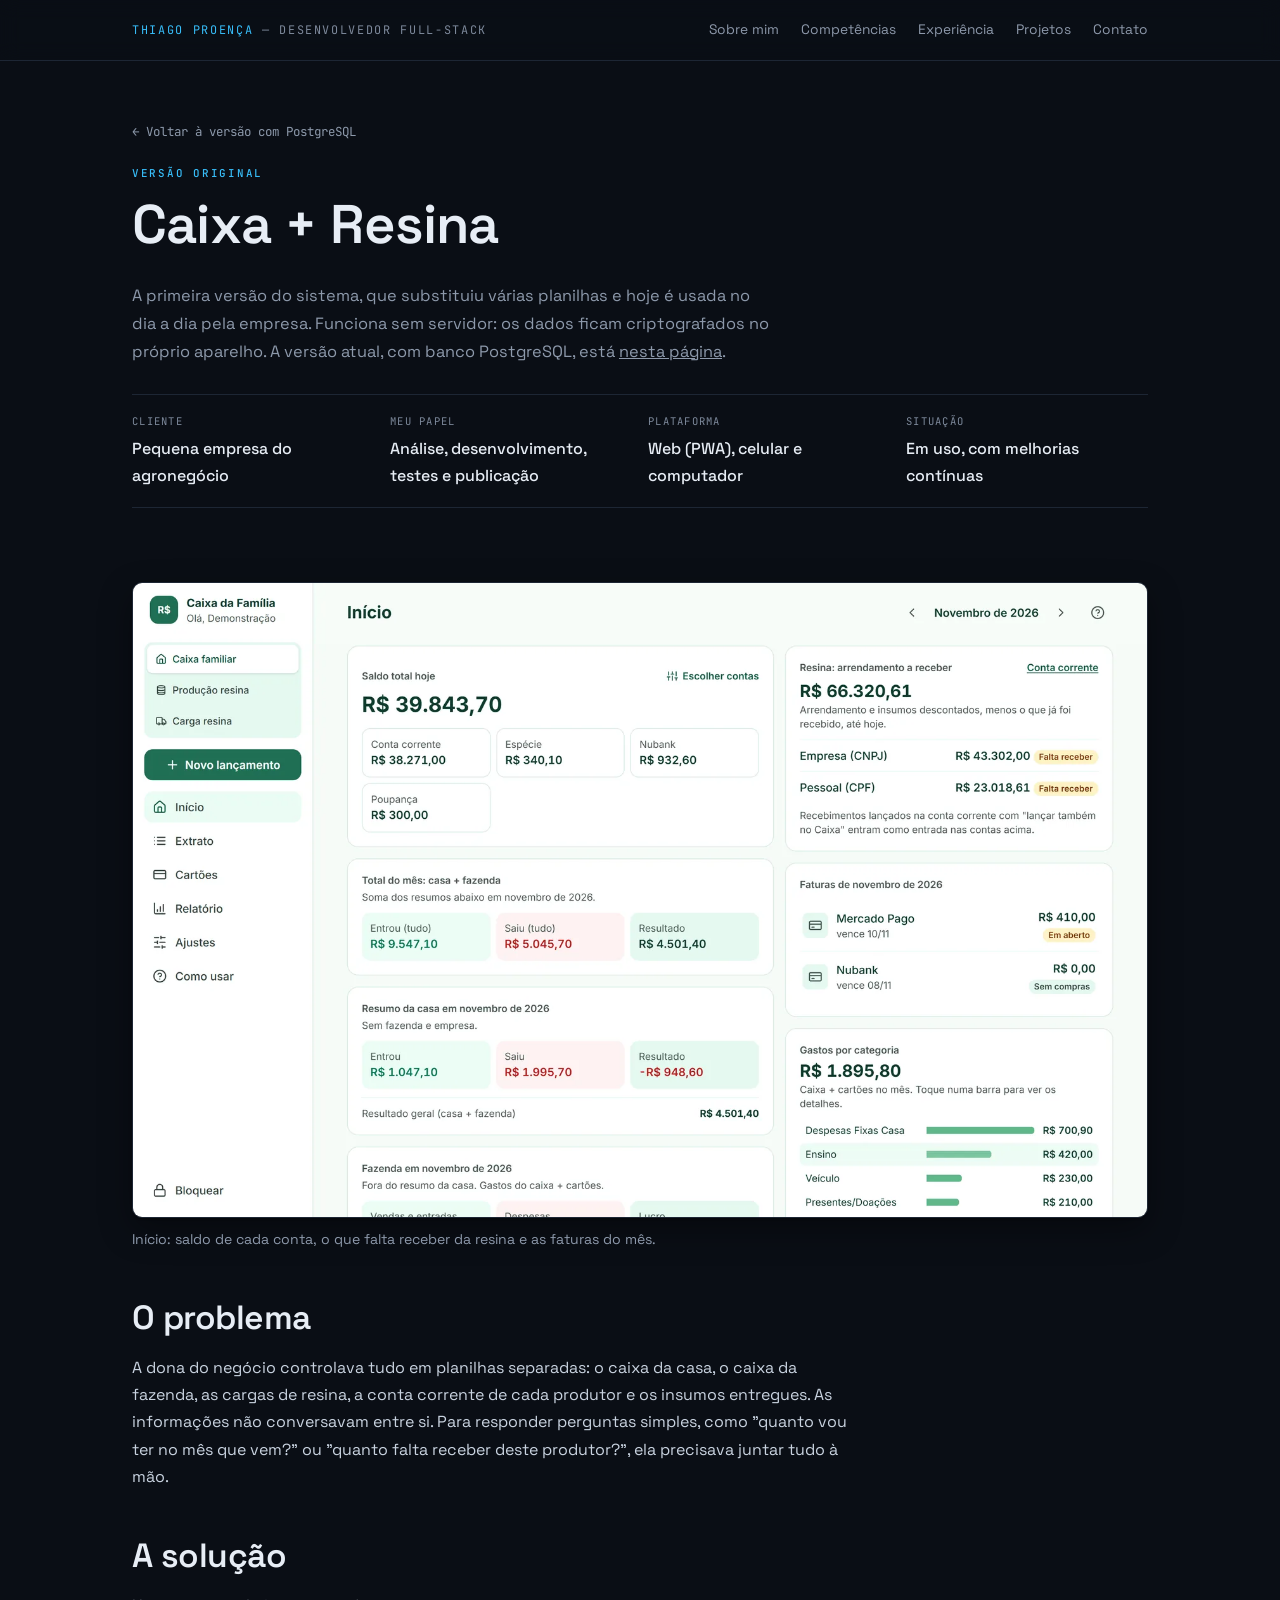
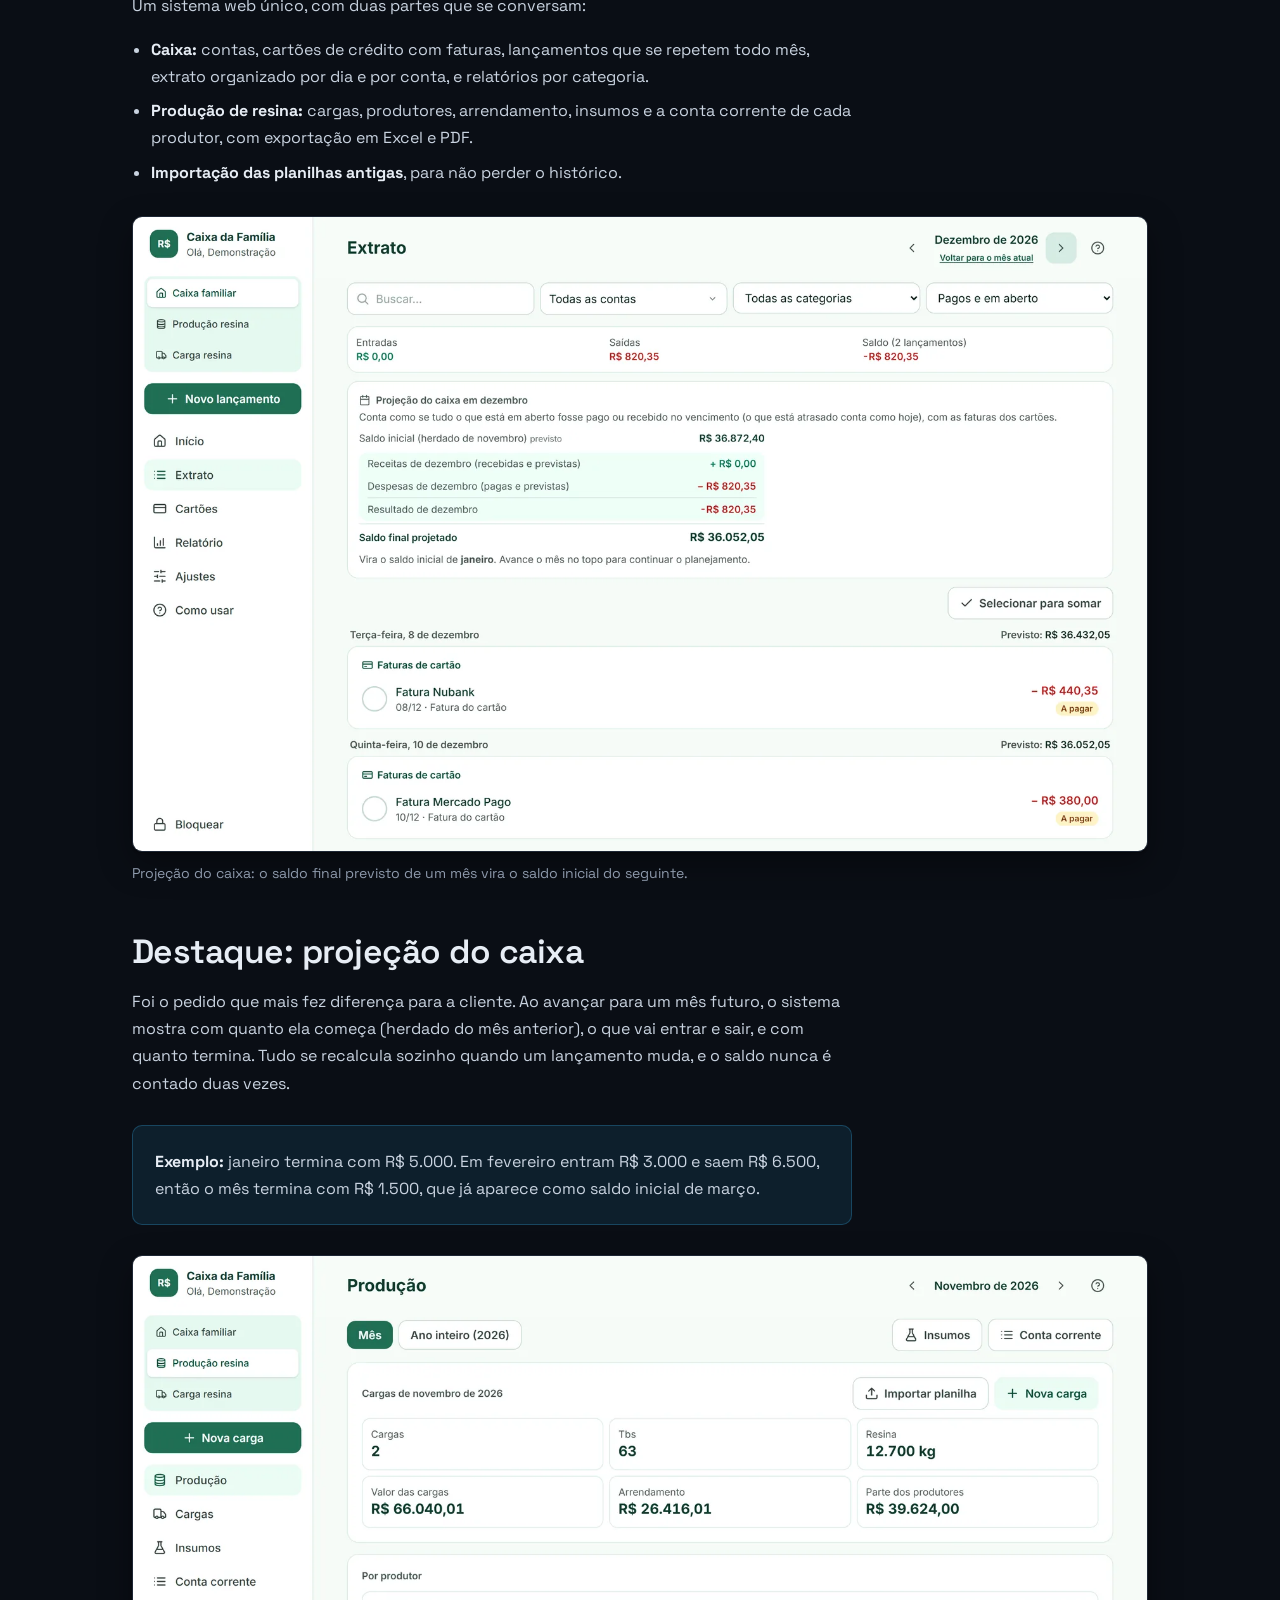
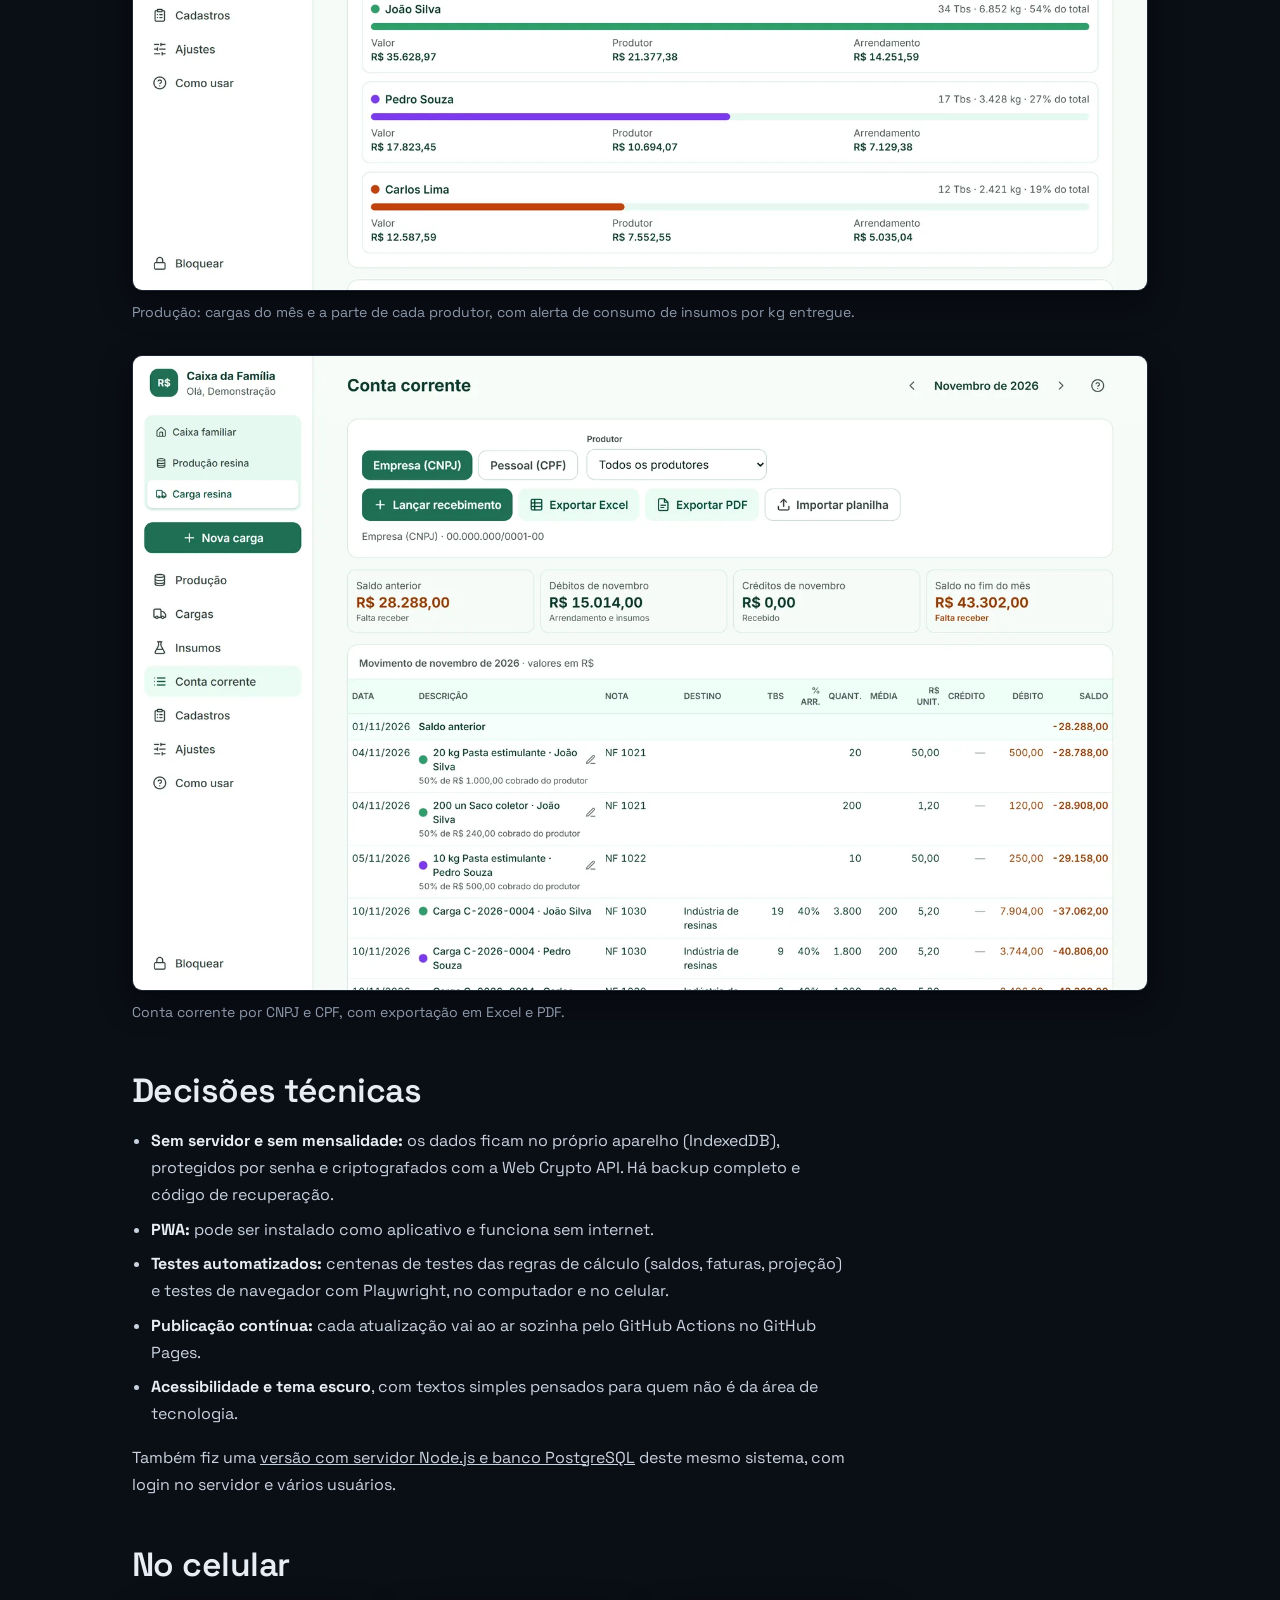
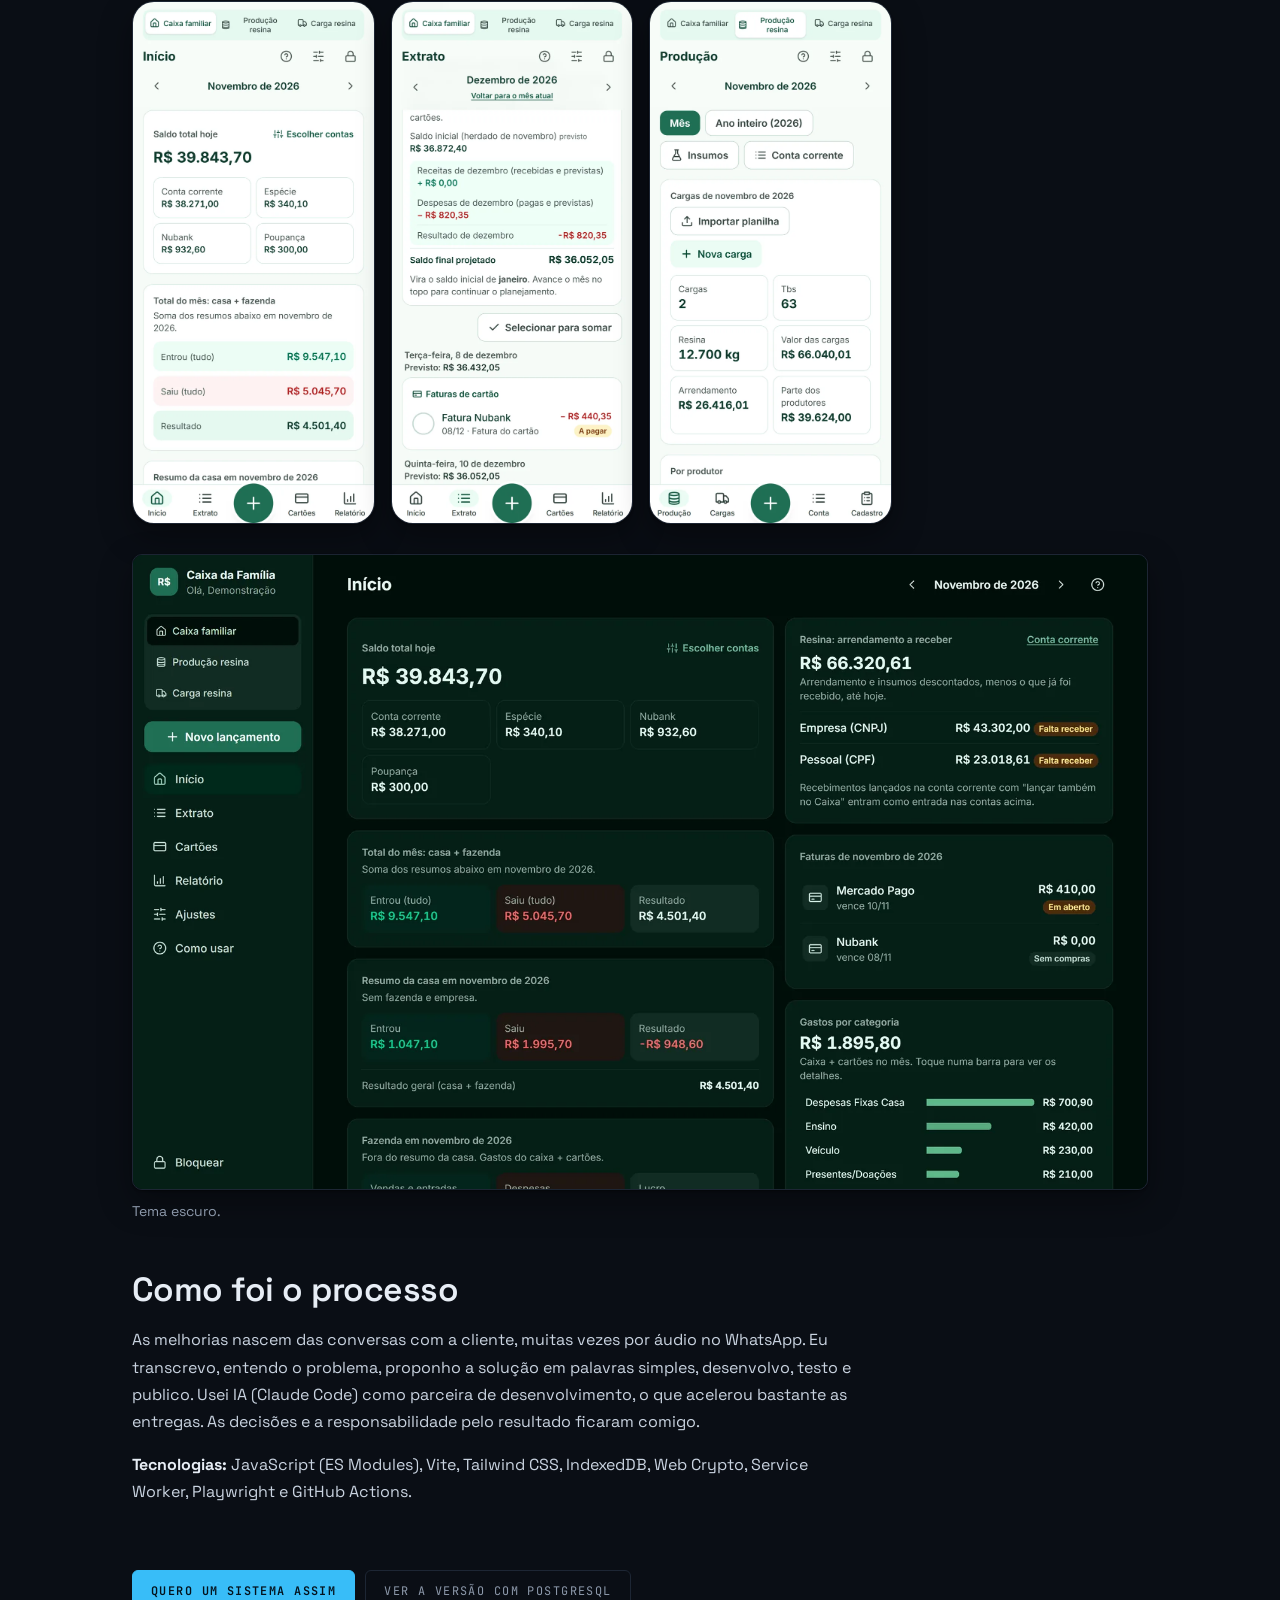
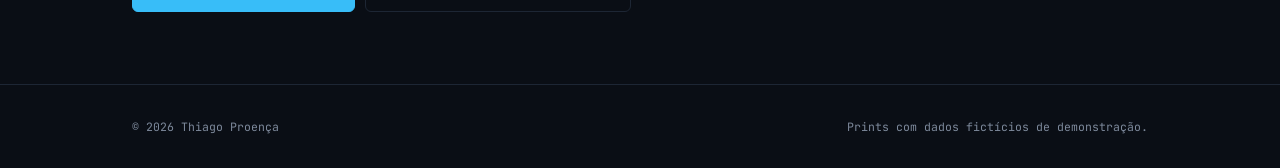
<file: projetos/caixa-resina.html>
<!doctype html>
<html lang="pt-BR">
<head>
  <meta charset="utf-8">
  <meta name="viewport" content="width=device-width, initial-scale=1">
  <title>Caixa + Resina (versão original) · Thiago Proença</title>
  <meta name="description" content="Estudo de caso: sistema de gestão financeira e de produção para uma empresa de extração de resina.">
  <meta property="og:title" content="Caixa + Resina · Estudo de caso">
  <meta property="og:image" content="../img/caixa-resina/projecao.webp">
  <link rel="preconnect" href="https://fonts.googleapis.com">
  <link rel="preconnect" href="https://fonts.gstatic.com" crossorigin>
  <link href="https://fonts.googleapis.com/css2?family=Space+Grotesk:wght@400;500;600&family=JetBrains+Mono:wght@400;500;600&display=swap" rel="stylesheet">
  <link rel="stylesheet" href="../style.css">
</head>
<body>
  <header class="topo">
    <div class="conteiner">
      <a class="marca" href="../">Thiago Proença <span>— Desenvolvedor Full-Stack</span></a>
      <nav class="menu" aria-label="Seções">
        <a href="../#sobre">Sobre mim</a>
        <a href="../#competencias">Competências</a>
        <a href="../#experiencia">Experiência</a>
        <a href="../#projetos">Projetos</a>
        <a href="../#contato">Contato</a>
      </nav>
    </div>
  </header>

  <main>
    <div class="conteiner">
      <div class="caso-cabeca">
        <a class="voltar" href="caixa-postgresql.html">← Voltar à versão com PostgreSQL</a>
        <span class="rotulo" style="display:block">Versão original</span>
        <h1>Caixa + Resina</h1>
        <p class="sub">A primeira versão do sistema, que substituiu várias planilhas e hoje é usada no dia a dia pela empresa. Funciona sem servidor: os dados ficam criptografados no próprio aparelho. A versão atual, com banco PostgreSQL, está <a href="caixa-postgresql.html">nesta página</a>.</p>
        <dl class="fatos">
          <div><dt>Cliente</dt><dd>Pequena empresa do agronegócio</dd></div>
          <div><dt>Meu papel</dt><dd>Análise, desenvolvimento, testes e publicação</dd></div>
          <div><dt>Plataforma</dt><dd>Web (PWA), celular e computador</dd></div>
          <div><dt>Situação</dt><dd>Em uso, com melhorias contínuas</dd></div>
        </dl>
      </div>

      <figure>
        <img src="../img/caixa-resina/inicio.webp" alt="Tela inicial com o saldo total, o saldo por conta, o arrendamento a receber da resina e as faturas do mês" width="1600" height="1000">
        <figcaption>Início: saldo de cada conta, o que falta receber da resina e as faturas do mês.</figcaption>
      </figure>

      <div class="texto">
        <h2>O problema</h2>
        <p>A dona do negócio controlava tudo em planilhas separadas: o caixa da casa, o caixa da fazenda, as cargas de resina, a conta corrente de cada produtor e os insumos entregues. As informações não conversavam entre si. Para responder perguntas simples, como "quanto vou ter no mês que vem?" ou "quanto falta receber deste produtor?", ela precisava juntar tudo à mão.</p>

        <h2>A solução</h2>
        <p>Um sistema web único, com duas partes que se conversam:</p>
        <ul>
          <li><strong>Caixa:</strong> contas, cartões de crédito com faturas, lançamentos que se repetem todo mês, extrato organizado por dia e por conta, e relatórios por categoria.</li>
          <li><strong>Produção de resina:</strong> cargas, produtores, arrendamento, insumos e a conta corrente de cada produtor, com exportação em Excel e PDF.</li>
          <li><strong>Importação das planilhas antigas</strong>, para não perder o histórico.</li>
        </ul>
      </div>

      <figure>
        <img src="../img/caixa-resina/projecao.webp" alt="Quadro de projeção do caixa: saldo inicial herdado do mês anterior, receitas, despesas e saldo final projetado" width="1600" height="1000" loading="lazy">
        <figcaption>Projeção do caixa: o saldo final previsto de um mês vira o saldo inicial do seguinte.</figcaption>
      </figure>

      <div class="texto">
        <h2>Destaque: projeção do caixa</h2>
        <p>Foi o pedido que mais fez diferença para a cliente. Ao avançar para um mês futuro, o sistema mostra com quanto ela começa (herdado do mês anterior), o que vai entrar e sair, e com quanto termina. Tudo se recalcula sozinho quando um lançamento muda, e o saldo nunca é contado duas vezes.</p>
        <div class="destaque-caixa">
          <p><strong>Exemplo:</strong> janeiro termina com R$ 5.000. Em fevereiro entram R$ 3.000 e saem R$ 6.500, então o mês termina com R$ 1.500, que já aparece como saldo inicial de março.</p>
        </div>
      </div>

      <figure>
        <img src="../img/caixa-resina/producao.webp" alt="Tela de produção com cargas do mês, resina em kg, valor das cargas e a participação de cada produtor" width="1600" height="1000" loading="lazy">
        <figcaption>Produção: cargas do mês e a parte de cada produtor, com alerta de consumo de insumos por kg entregue.</figcaption>
      </figure>

      <figure>
        <img src="../img/caixa-resina/conta-corrente.webp" alt="Conta corrente com débitos, créditos e saldo, e botões para exportar em Excel e PDF" width="1600" height="1000" loading="lazy">
        <figcaption>Conta corrente por CNPJ e CPF, com exportação em Excel e PDF.</figcaption>
      </figure>

      <div class="texto">
        <h2>Decisões técnicas</h2>
        <ul>
          <li><strong>Sem servidor e sem mensalidade:</strong> os dados ficam no próprio aparelho (IndexedDB), protegidos por senha e criptografados com a Web Crypto API. Há backup completo e código de recuperação.</li>
          <li><strong>PWA:</strong> pode ser instalado como aplicativo e funciona sem internet.</li>
          <li><strong>Testes automatizados:</strong> centenas de testes das regras de cálculo (saldos, faturas, projeção) e testes de navegador com Playwright, no computador e no celular.</li>
          <li><strong>Publicação contínua:</strong> cada atualização vai ao ar sozinha pelo GitHub Actions no GitHub Pages.</li>
          <li><strong>Acessibilidade e tema escuro</strong>, com textos simples pensados para quem não é da área de tecnologia.</li>
        </ul>
        <p>Também fiz uma <a href="caixa-postgresql.html">versão com servidor Node.js e banco PostgreSQL</a> deste mesmo sistema, com login no servidor e vários usuários.</p>
      </div>

      <h2 style="margin-top:48px">No celular</h2>
      <div class="celulares">
        <figure><img src="../img/caixa-resina/celular-inicio.webp" alt="Tela inicial no celular" width="640" height="1385" loading="lazy"></figure>
        <figure><img src="../img/caixa-resina/celular-projecao.webp" alt="Projeção do caixa no celular" width="640" height="1385" loading="lazy"></figure>
        <figure><img src="../img/caixa-resina/celular-producao.webp" alt="Produção de resina no celular" width="640" height="1385" loading="lazy"></figure>
      </div>

      <figure>
        <img src="../img/caixa-resina/inicio-escuro.webp" alt="Tela inicial no tema escuro" width="1600" height="1000" loading="lazy">
        <figcaption>Tema escuro.</figcaption>
      </figure>

      <div class="texto">
        <h2>Como foi o processo</h2>
        <p>As melhorias nascem das conversas com a cliente, muitas vezes por áudio no WhatsApp. Eu transcrevo, entendo o problema, proponho a solução em palavras simples, desenvolvo, testo e publico. Usei IA (Claude Code) como parceira de desenvolvimento, o que acelerou bastante as entregas. As decisões e a responsabilidade pelo resultado ficaram comigo.</p>
        <p><strong>Tecnologias:</strong> JavaScript (ES Modules), Vite, Tailwind CSS, IndexedDB, Web Crypto, Service Worker, Playwright e GitHub Actions.</p>
      </div>

      <section style="padding:48px 0 72px">
        <div class="acoes" style="margin:0">
          <a class="botao primario" href="../#contato">Quero um sistema assim</a>
          <a class="botao" href="caixa-postgresql.html">Ver a versão com PostgreSQL</a>
        </div>
      </section>
    </div>
  </main>

  <footer class="rodape">
    <div class="conteiner">
      <span>© 2026 Thiago Proença</span>
      <span>Prints com dados fictícios de demonstração.</span>
    </div>
  </footer>
</body>
</html>
</file>
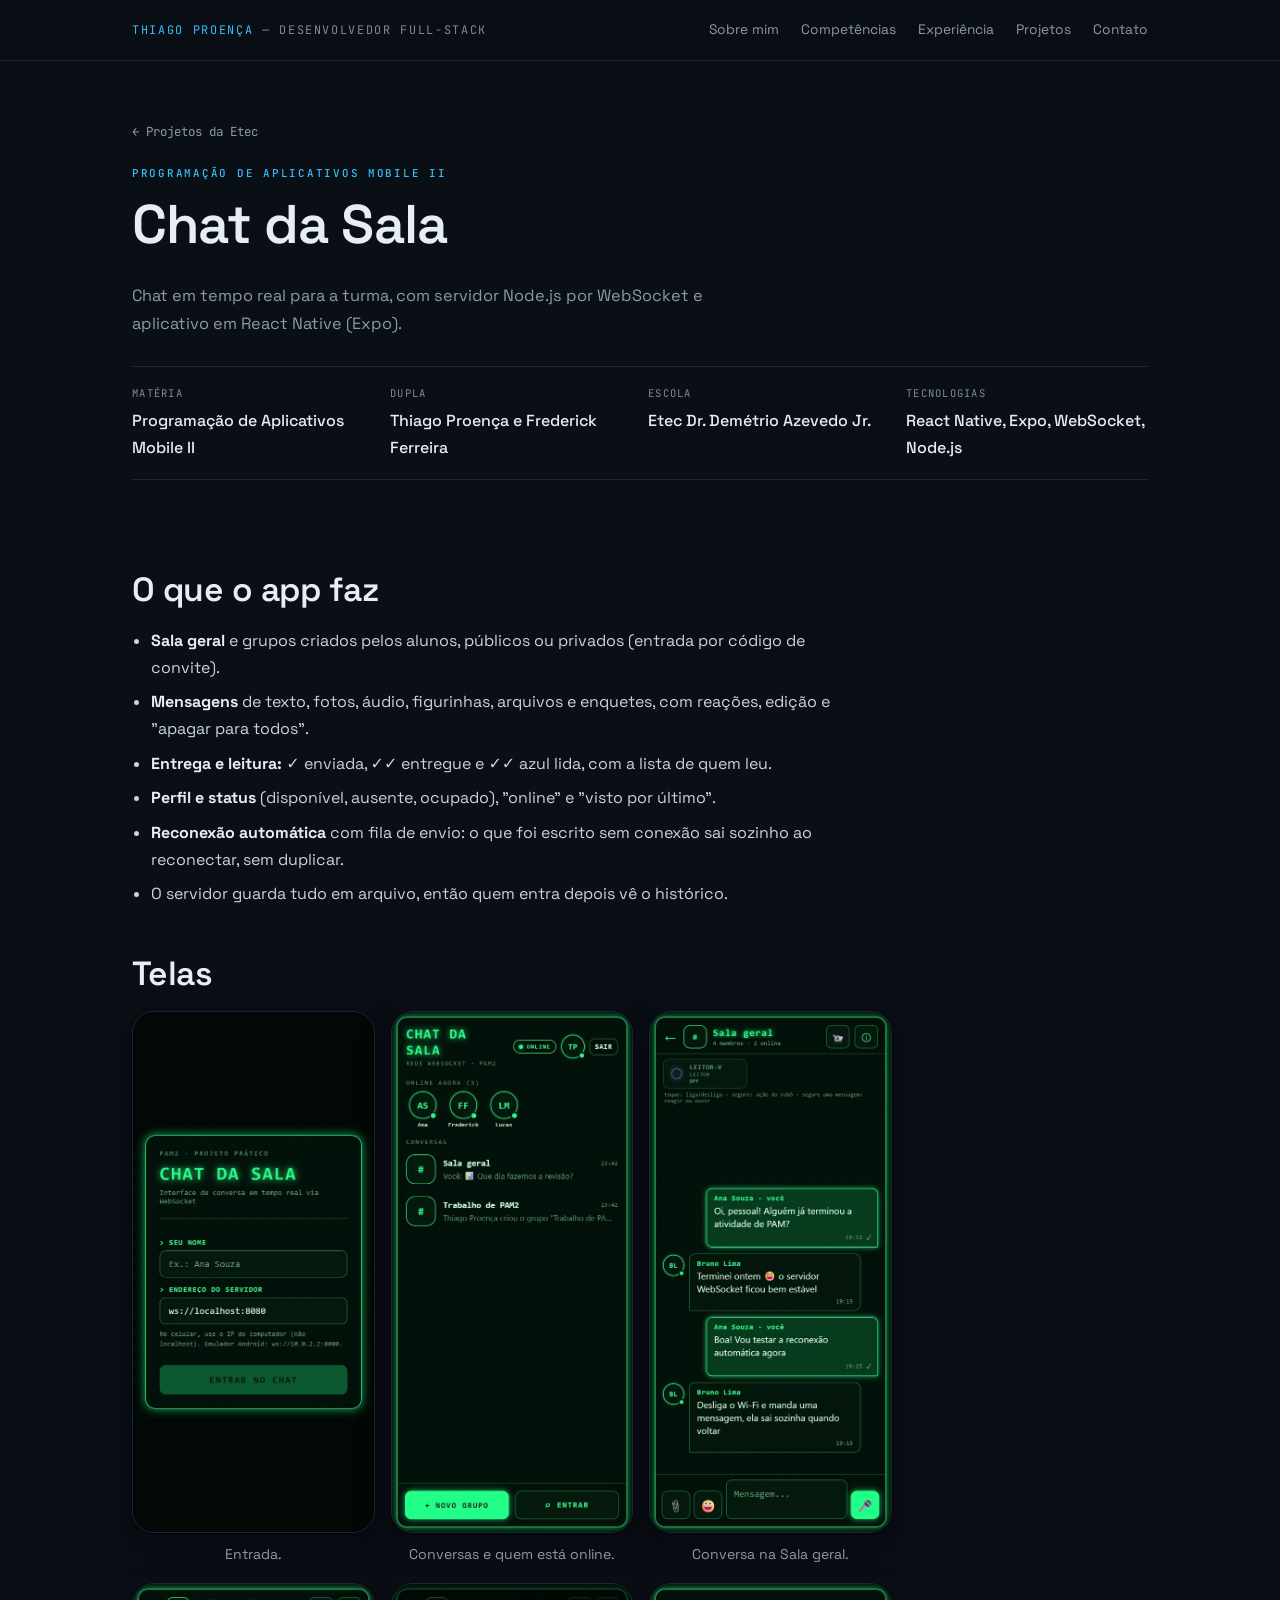
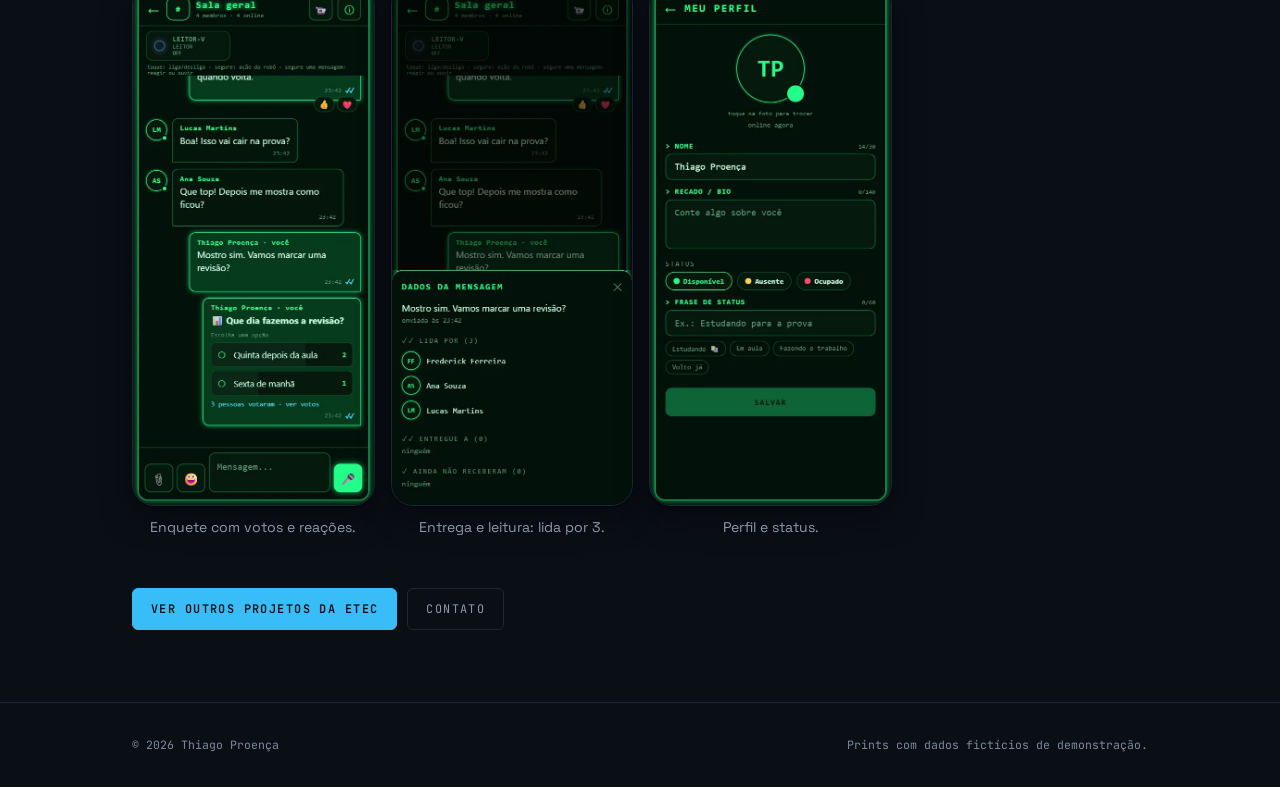
<file: projetos/chat-da-sala.html>
<!doctype html>
<html lang="pt-BR">
<head>
  <meta charset="utf-8">
  <meta name="viewport" content="width=device-width, initial-scale=1">
  <title>Chat da Sala · Thiago Proença</title>
  <meta name="description" content="Chat em tempo real para a turma, com servidor Node.js por WebSocket e aplicativo em React Native (Expo).">
  <meta property="og:title" content="Chat da Sala · Projeto da Etec">
  <meta property="og:image" content="../img/etec/chat-conversa.webp">
  <link rel="preconnect" href="https://fonts.googleapis.com">
  <link rel="preconnect" href="https://fonts.gstatic.com" crossorigin>
  <link href="https://fonts.googleapis.com/css2?family=Space+Grotesk:wght@400;500;600&family=JetBrains+Mono:wght@400;500;600&display=swap" rel="stylesheet">
  <link rel="stylesheet" href="../style.css">
</head>
<body>
  <header class="topo">
    <div class="conteiner">
      <a class="marca" href="../">Thiago Proença <span>— Desenvolvedor Full-Stack</span></a>
      <nav class="menu" aria-label="Seções">
        <a href="../#sobre">Sobre mim</a>
        <a href="../#competencias">Competências</a>
        <a href="../#experiencia">Experiência</a>
        <a href="../#projetos">Projetos</a>
        <a href="../#contato">Contato</a>
      </nav>
    </div>
  </header>

  <main>
    <div class="conteiner">
      <div class="caso-cabeca">
        <a class="voltar" href="../#projetos">← Projetos da Etec</a>
        <span class="rotulo" style="display:block">Programação de Aplicativos Mobile II</span>
        <h1>Chat da Sala</h1>
        <p class="sub">Chat em tempo real para a turma, com servidor Node.js por WebSocket e aplicativo em React Native (Expo).</p>
        <dl class="fatos">
          <div><dt>Matéria</dt><dd>Programação de Aplicativos Mobile II</dd></div>
          <div><dt>Dupla</dt><dd>Thiago Proença e Frederick Ferreira</dd></div>
          <div><dt>Escola</dt><dd>Etec Dr. Demétrio Azevedo Jr.</dd></div>
          <div><dt>Tecnologias</dt><dd>React Native, Expo, WebSocket, Node.js</dd></div>
        </dl>
      </div>

      <div class="texto">
        <h2>O que o app faz</h2>
        <ul>
        <li><strong>Sala geral</strong> e grupos criados pelos alunos, públicos ou privados (entrada por código de convite).</li>
        <li><strong>Mensagens</strong> de texto, fotos, áudio, figurinhas, arquivos e enquetes, com reações, edição e "apagar para todos".</li>
        <li><strong>Entrega e leitura:</strong> ✓ enviada, ✓✓ entregue e ✓✓ azul lida, com a lista de quem leu.</li>
        <li><strong>Perfil e status</strong> (disponível, ausente, ocupado), "online" e "visto por último".</li>
        <li><strong>Reconexão automática</strong> com fila de envio: o que foi escrito sem conexão sai sozinho ao reconectar, sem duplicar.</li>
        <li>O servidor guarda tudo em arquivo, então quem entra depois vê o histórico.</li>
        </ul>
      </div>
      <h2 style="margin-top:48px">Telas</h2>
      <div class="celulares todas">
        <figure><img src="../img/etec/chat-entrar.webp" alt="Tela de entrada com nome e endereço do servidor" width="520" height="1125" loading="lazy"><figcaption>Entrada.</figcaption></figure>
        <figure><img src="../img/etec/chat-home.webp" alt="Lista de conversas com quem está online" width="520" height="1125" loading="lazy"><figcaption>Conversas e quem está online.</figcaption></figure>
        <figure><img src="../img/etec/chat-conversa.webp" alt="Conversa na Sala geral" width="520" height="1125" loading="lazy"><figcaption>Conversa na Sala geral.</figcaption></figure>
        <figure><img src="../img/etec/chat-enquete.webp" alt="Enquete com votos e mensagem com reações" width="520" height="1125" loading="lazy"><figcaption>Enquete com votos e reações.</figcaption></figure>
        <figure><img src="../img/etec/chat-leitura.webp" alt="Dados da mensagem mostrando quem leu" width="520" height="1125" loading="lazy"><figcaption>Entrega e leitura: lida por 3.</figcaption></figure>
        <figure><img src="../img/etec/chat-perfil.webp" alt="Perfil com recado e status" width="520" height="1125" loading="lazy"><figcaption>Perfil e status.</figcaption></figure>
      </div>

      <section style="padding:48px 0 72px">
        <div class="acoes" style="margin:0">
          <a class="botao primario" href="../#projetos">Ver outros projetos da Etec</a>
          <a class="botao" href="../#contato">Contato</a>
        </div>
      </section>
    </div>
  </main>

  <footer class="rodape">
    <div class="conteiner">
      <span>© 2026 Thiago Proença</span>
      <span>Prints com dados fictícios de demonstração.</span>
    </div>
  </footer>
</body>
</html>
</file>
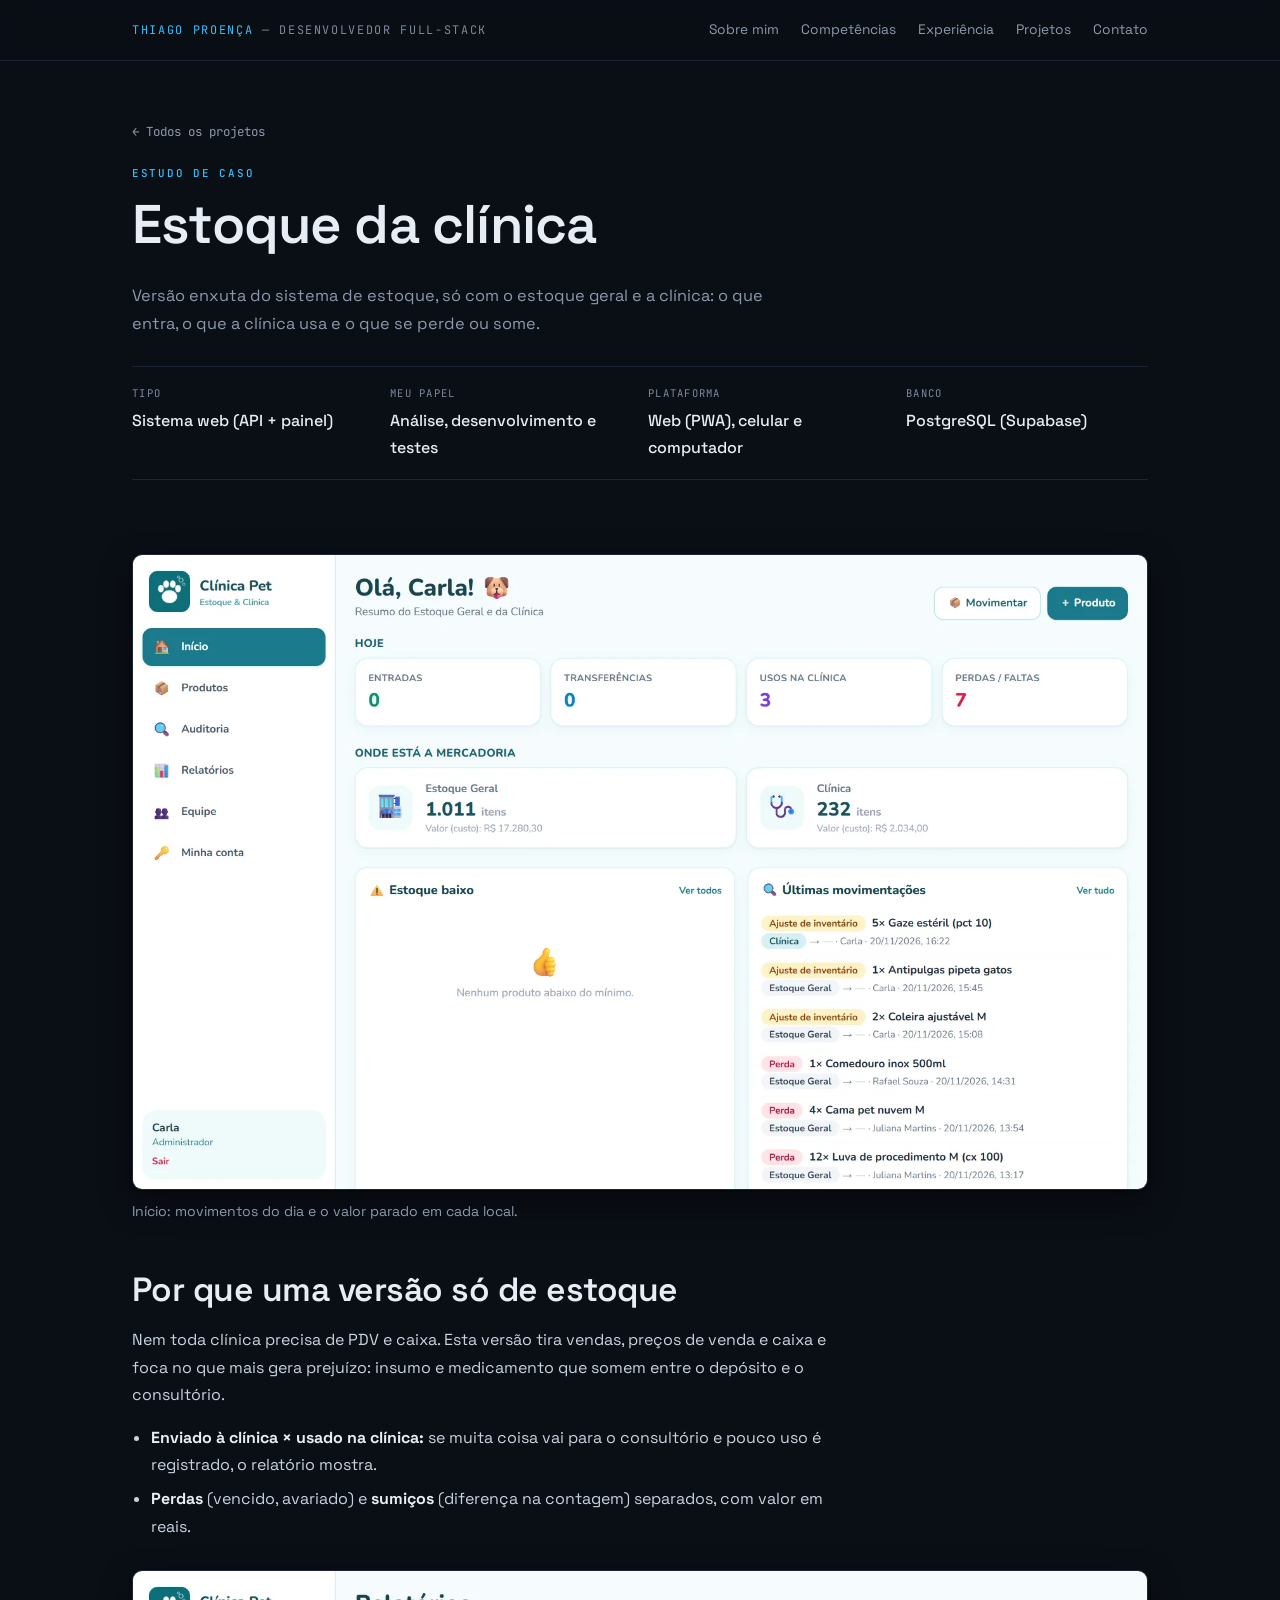
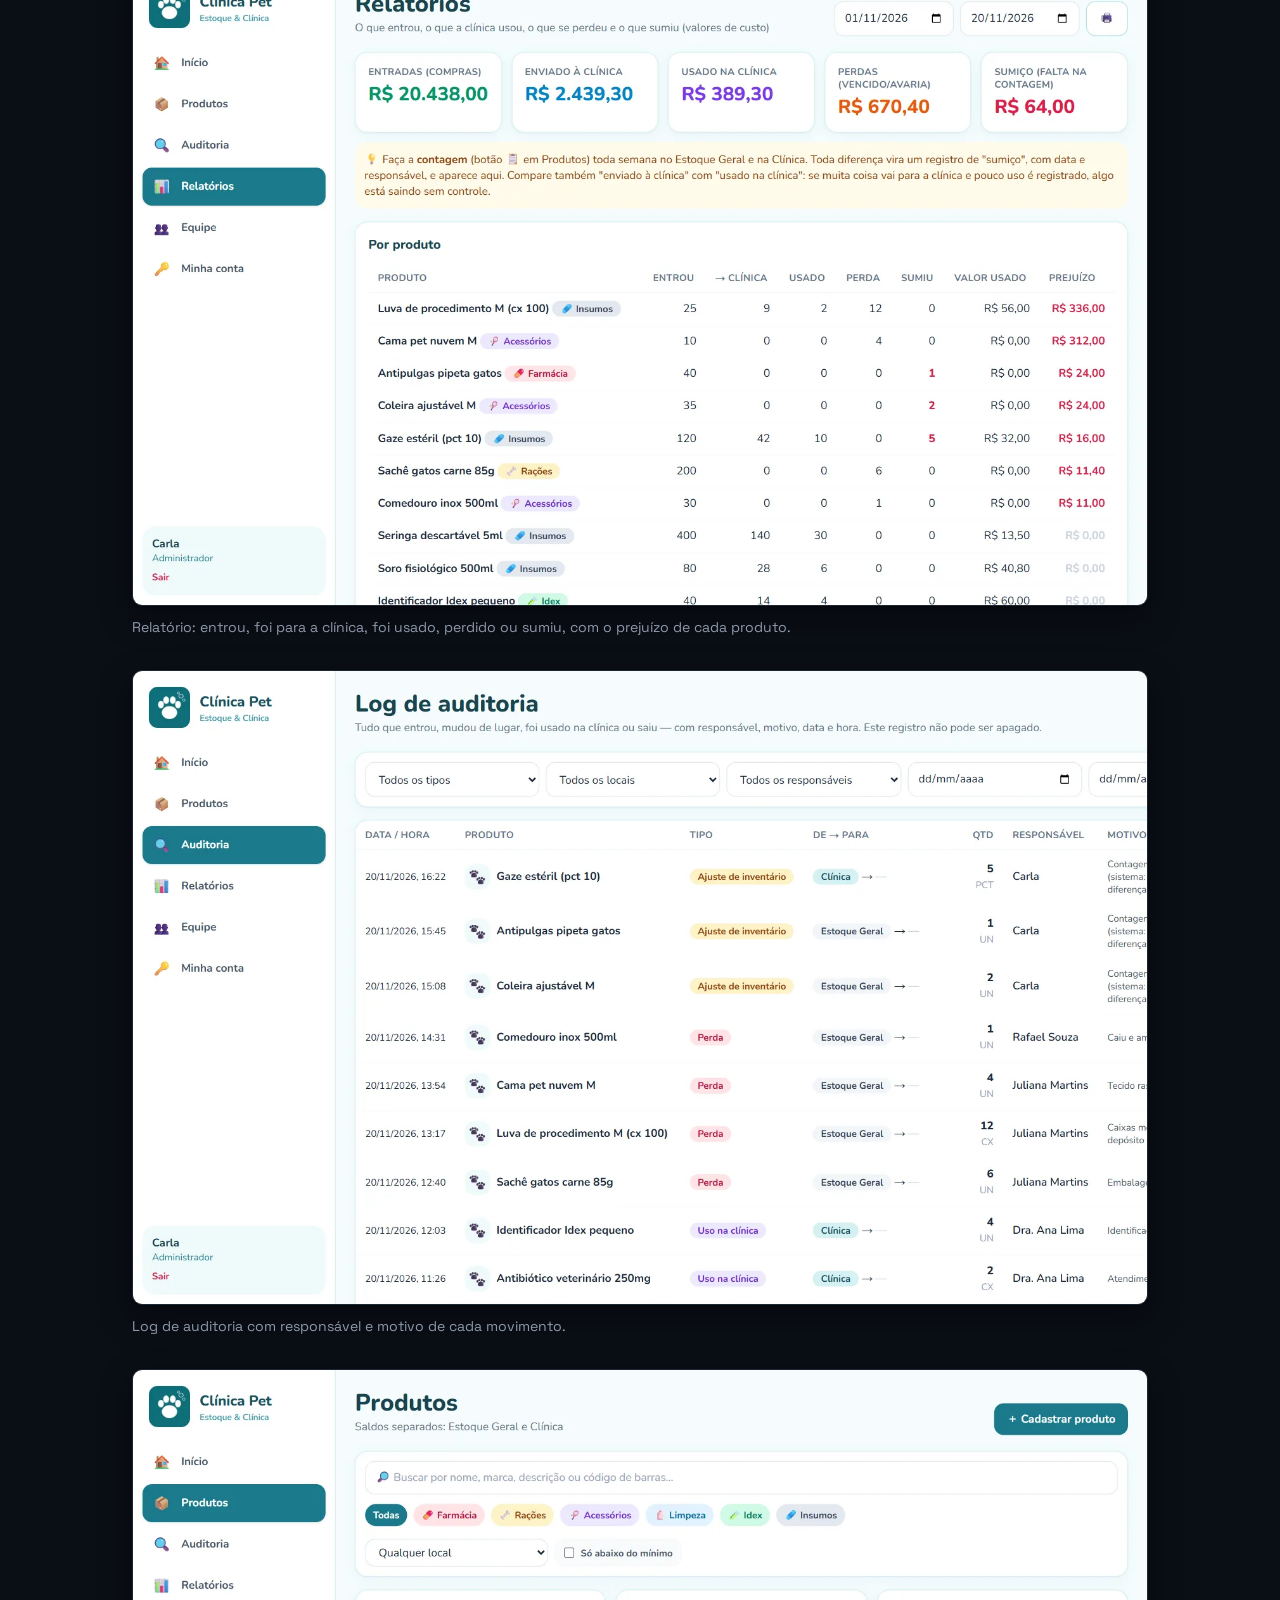
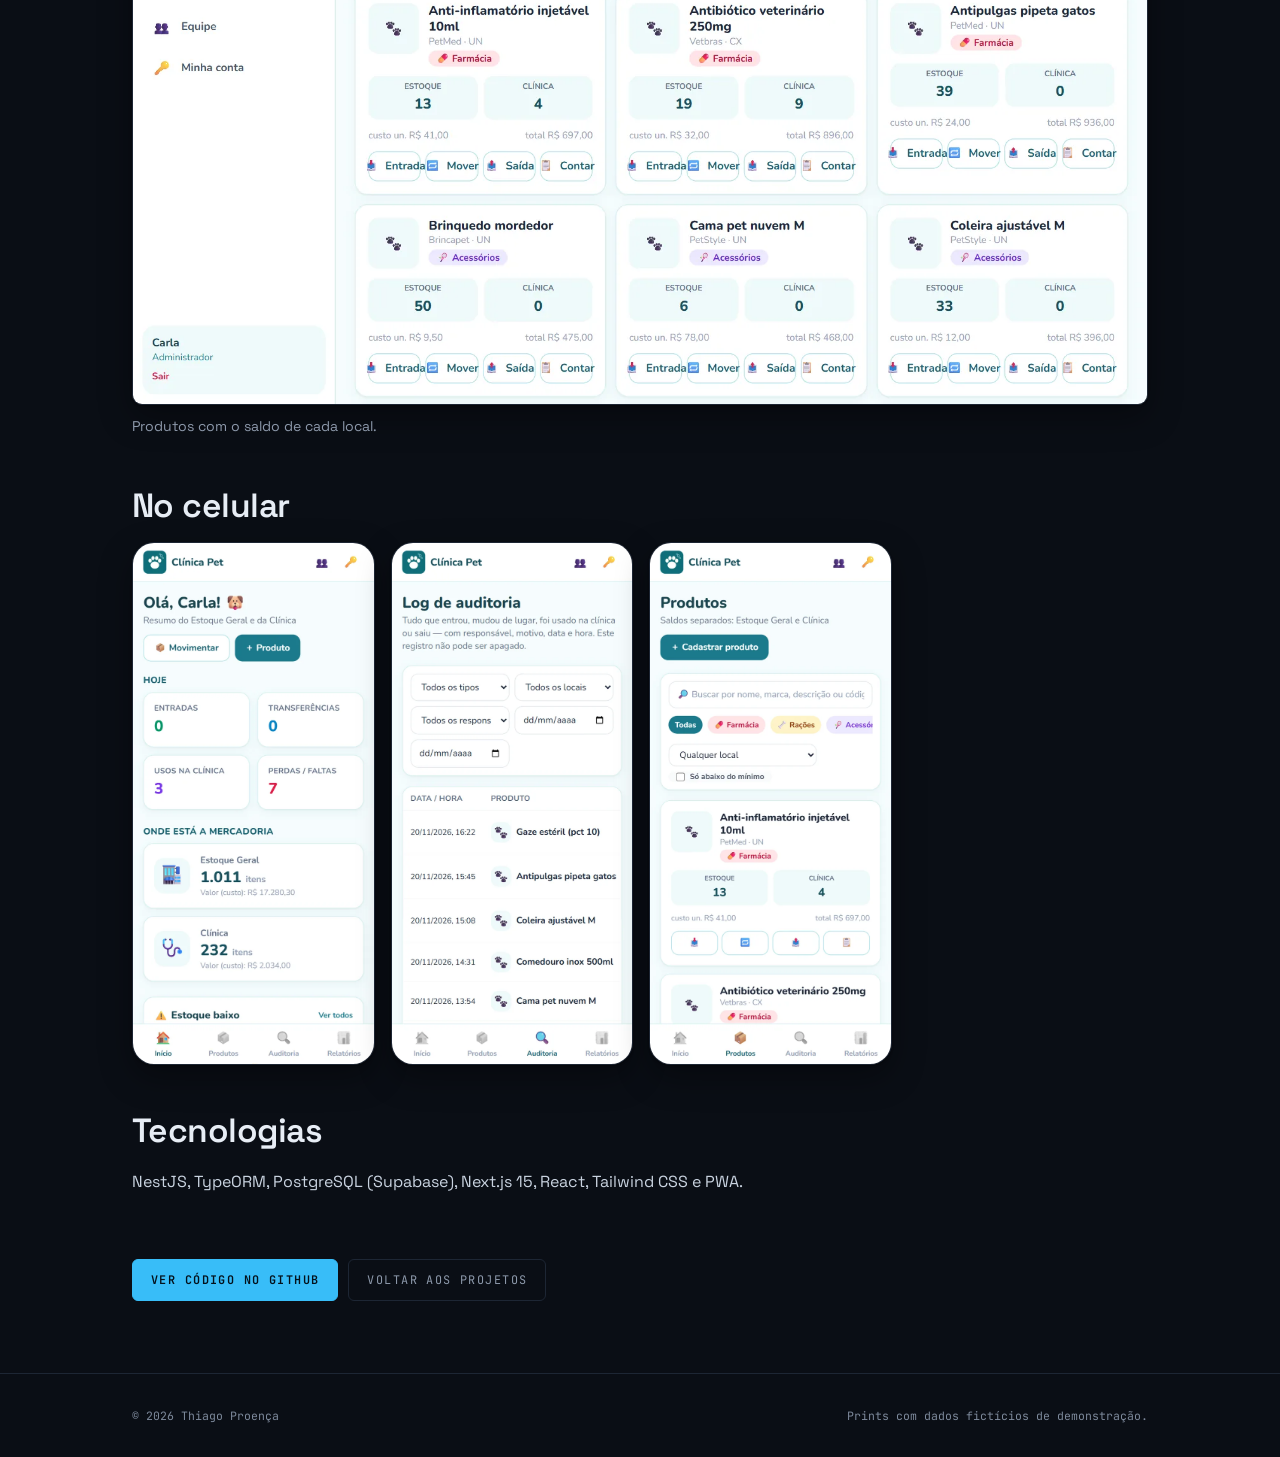
<file: projetos/estoque-clinica.html>
<!doctype html>
<html lang="pt-BR">
<head>
  <meta charset="utf-8">
  <meta name="viewport" content="width=device-width, initial-scale=1">
  <title>Estoque da clínica · Thiago Proença</title>
  <meta name="description" content="Estudo de caso: controle só de estoque para clínica veterinária, com inventário e auditoria.">
  <meta property="og:title" content="Estoque da clínica · Estudo de caso">
  <meta property="og:image" content="../img/estoque-clinica/inicio.webp">
  <link rel="preconnect" href="https://fonts.googleapis.com">
  <link rel="preconnect" href="https://fonts.gstatic.com" crossorigin>
  <link href="https://fonts.googleapis.com/css2?family=Space+Grotesk:wght@400;500;600&family=JetBrains+Mono:wght@400;500;600&display=swap" rel="stylesheet">
  <link rel="stylesheet" href="../style.css">
</head>
<body>
  <header class="topo">
    <div class="conteiner">
      <a class="marca" href="../">Thiago Proença <span>— Desenvolvedor Full-Stack</span></a>
      <nav class="menu" aria-label="Seções">
        <a href="../#sobre">Sobre mim</a>
        <a href="../#competencias">Competências</a>
        <a href="../#experiencia">Experiência</a>
        <a href="../#projetos">Projetos</a>
        <a href="../#contato">Contato</a>
      </nav>
    </div>
  </header>

  <main>
    <div class="conteiner">
      <div class="caso-cabeca">
        <a class="voltar" href="../#projetos">← Todos os projetos</a>
        <span class="rotulo" style="display:block">Estudo de caso</span>
        <h1>Estoque da clínica</h1>
        <p class="sub">Versão enxuta do sistema de estoque, só com o estoque geral e a clínica: o que entra, o que a clínica usa e o que se perde ou some.</p>
        <dl class="fatos">
          <div><dt>Tipo</dt><dd>Sistema web (API + painel)</dd></div>
          <div><dt>Meu papel</dt><dd>Análise, desenvolvimento e testes</dd></div>
          <div><dt>Plataforma</dt><dd>Web (PWA), celular e computador</dd></div>
          <div><dt>Banco</dt><dd>PostgreSQL (Supabase)</dd></div>
        </dl>
      </div>

      <figure>
        <img src="../img/estoque-clinica/inicio.webp" alt="Painel com entradas, transferências, usos e perdas do dia" width="1600" height="1000">
        <figcaption>Início: movimentos do dia e o valor parado em cada local.</figcaption>
      </figure>
      <div class="texto">
        <h2>Por que uma versão só de estoque</h2>
        <p>Nem toda clínica precisa de PDV e caixa. Esta versão tira vendas, preços de venda e caixa e foca no que mais gera prejuízo: insumo e medicamento que somem entre o depósito e o consultório.</p>
        <ul>
        <li><strong>Enviado à clínica × usado na clínica:</strong> se muita coisa vai para o consultório e pouco uso é registrado, o relatório mostra.</li>
        <li><strong>Perdas</strong> (vencido, avariado) e <strong>sumiços</strong> (diferença na contagem) separados, com valor em reais.</li>
        </ul>
      </div>
      <figure>
        <img src="../img/estoque-clinica/relatorios.webp" alt="Relatório com entradas, enviado à clínica, usado, perdas e sumiços por produto" width="1600" height="1000" loading="lazy">
        <figcaption>Relatório: entrou, foi para a clínica, foi usado, perdido ou sumiu, com o prejuízo de cada produto.</figcaption>
      </figure>
      <figure>
        <img src="../img/estoque-clinica/movimentacoes.webp" alt="Log de auditoria com perdas e usos na clínica" width="1600" height="1000" loading="lazy">
        <figcaption>Log de auditoria com responsável e motivo de cada movimento.</figcaption>
      </figure>
      <figure>
        <img src="../img/estoque-clinica/produtos.webp" alt="Produtos com o saldo do estoque geral e da clínica" width="1600" height="1000" loading="lazy">
        <figcaption>Produtos com o saldo de cada local.</figcaption>
      </figure>
      <h2 style="margin-top:48px">No celular</h2>
      <div class="celulares">
        <figure><img src="../img/estoque-clinica/cel-inicio.webp" alt="Início no celular" width="640" height="1385" loading="lazy"></figure>
        <figure><img src="../img/estoque-clinica/cel-movimentacoes.webp" alt="Log no celular" width="640" height="1385" loading="lazy"></figure>
        <figure><img src="../img/estoque-clinica/cel-produtos.webp" alt="Produtos no celular" width="640" height="1385" loading="lazy"></figure>
      </div>
      <div class="texto">
        <h2>Tecnologias</h2>
        <p>NestJS, TypeORM, PostgreSQL (Supabase), Next.js 15, React, Tailwind CSS e PWA.</p>
      </div>

      <section style="padding:48px 0 72px">
        <div class="acoes" style="margin:0">
          <a class="botao primario" href="https://github.com/devthiagoferreira96-hue/estoque-clinica-pet" target="_blank" rel="noopener">Ver código no GitHub</a>
          <a class="botao" href="../#projetos">Voltar aos projetos</a>
        </div>
      </section>
    </div>
  </main>

  <footer class="rodape">
    <div class="conteiner">
      <span>© 2026 Thiago Proença</span>
      <span>Prints com dados fictícios de demonstração.</span>
    </div>
  </footer>
</body>
</html>
</file>
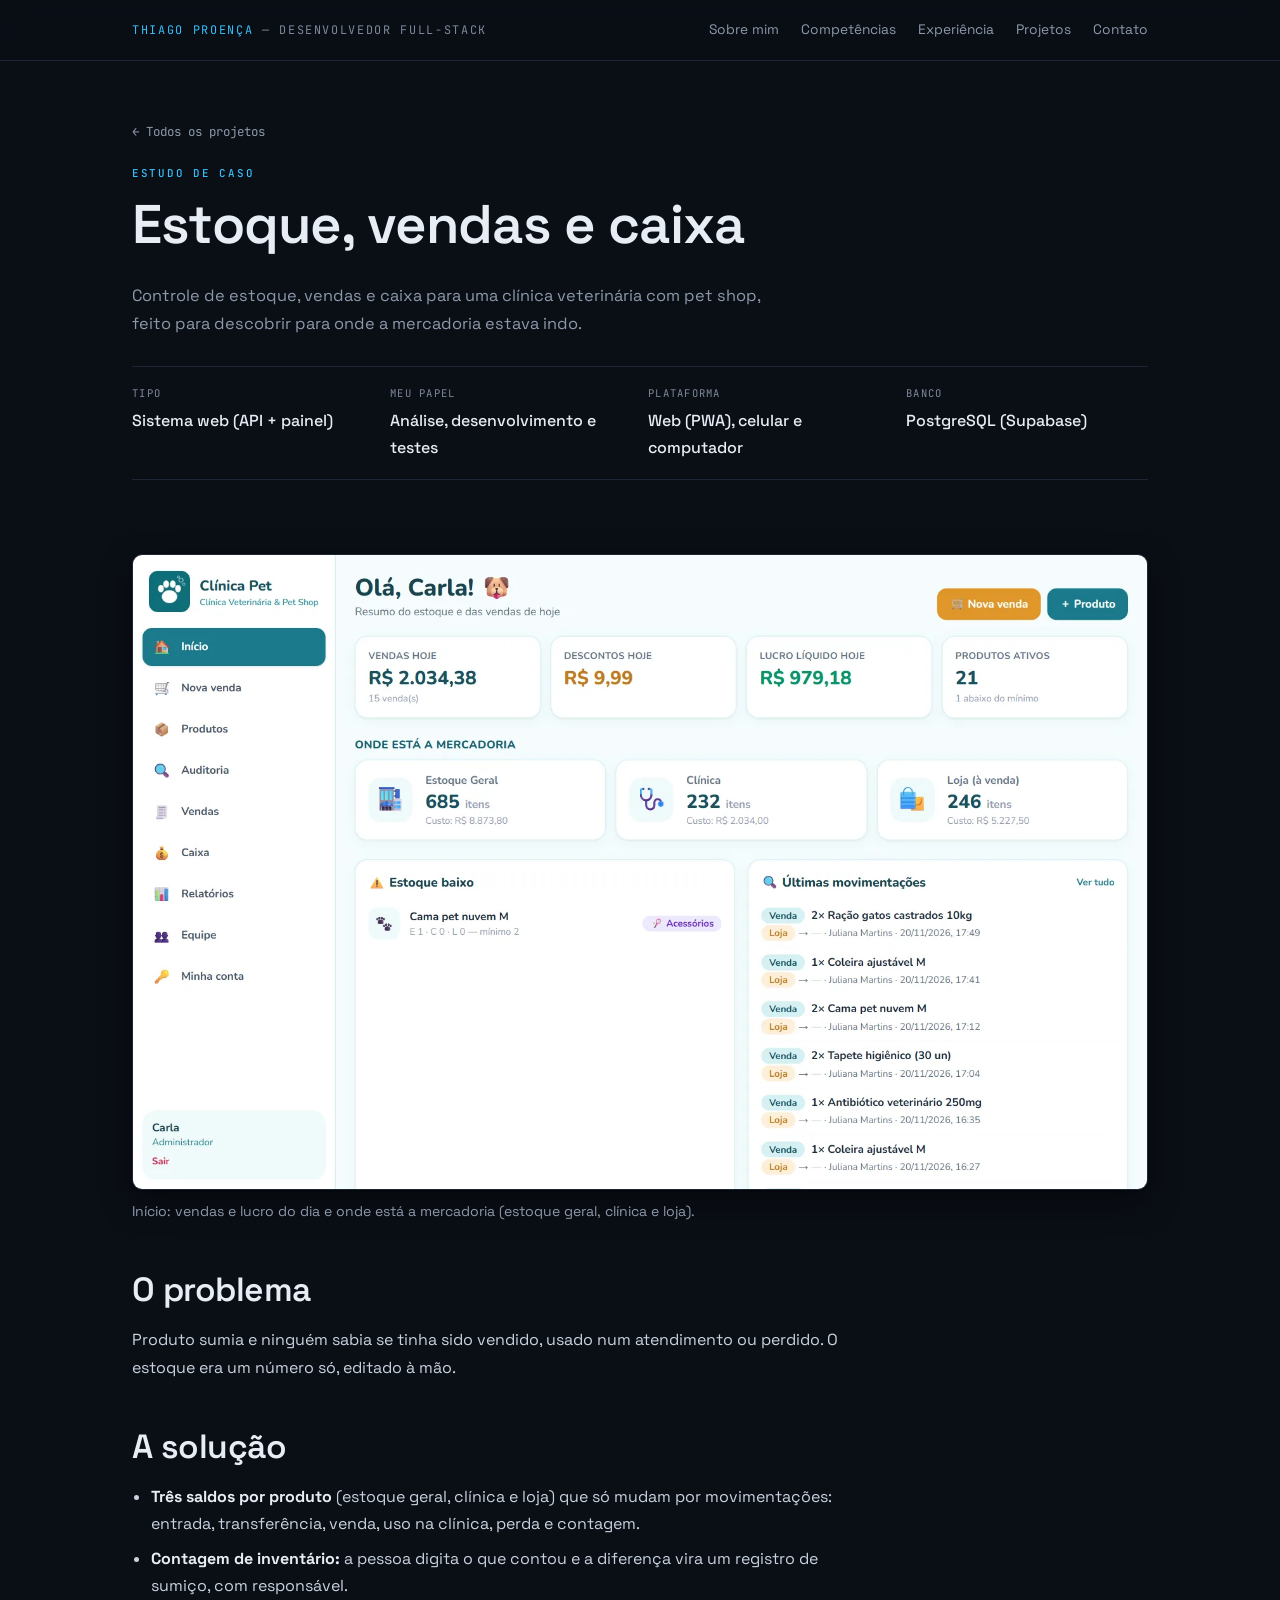
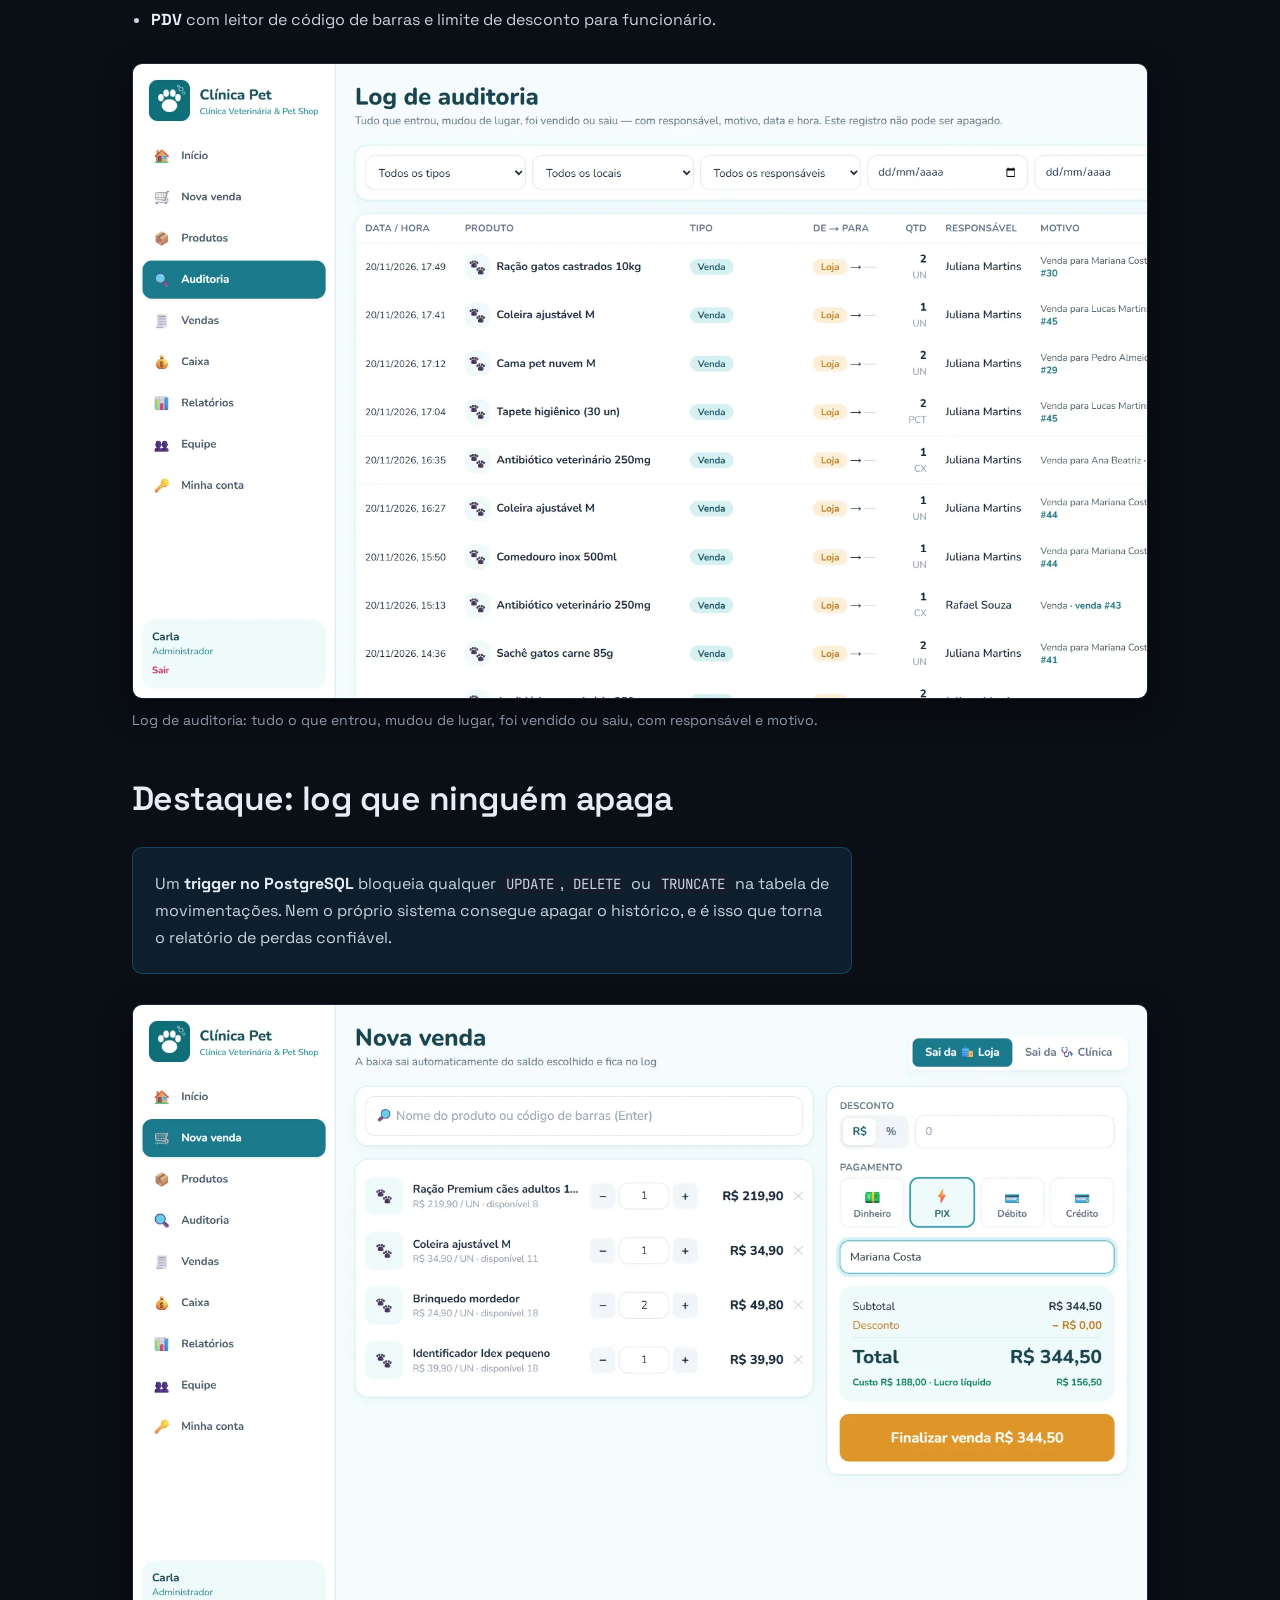
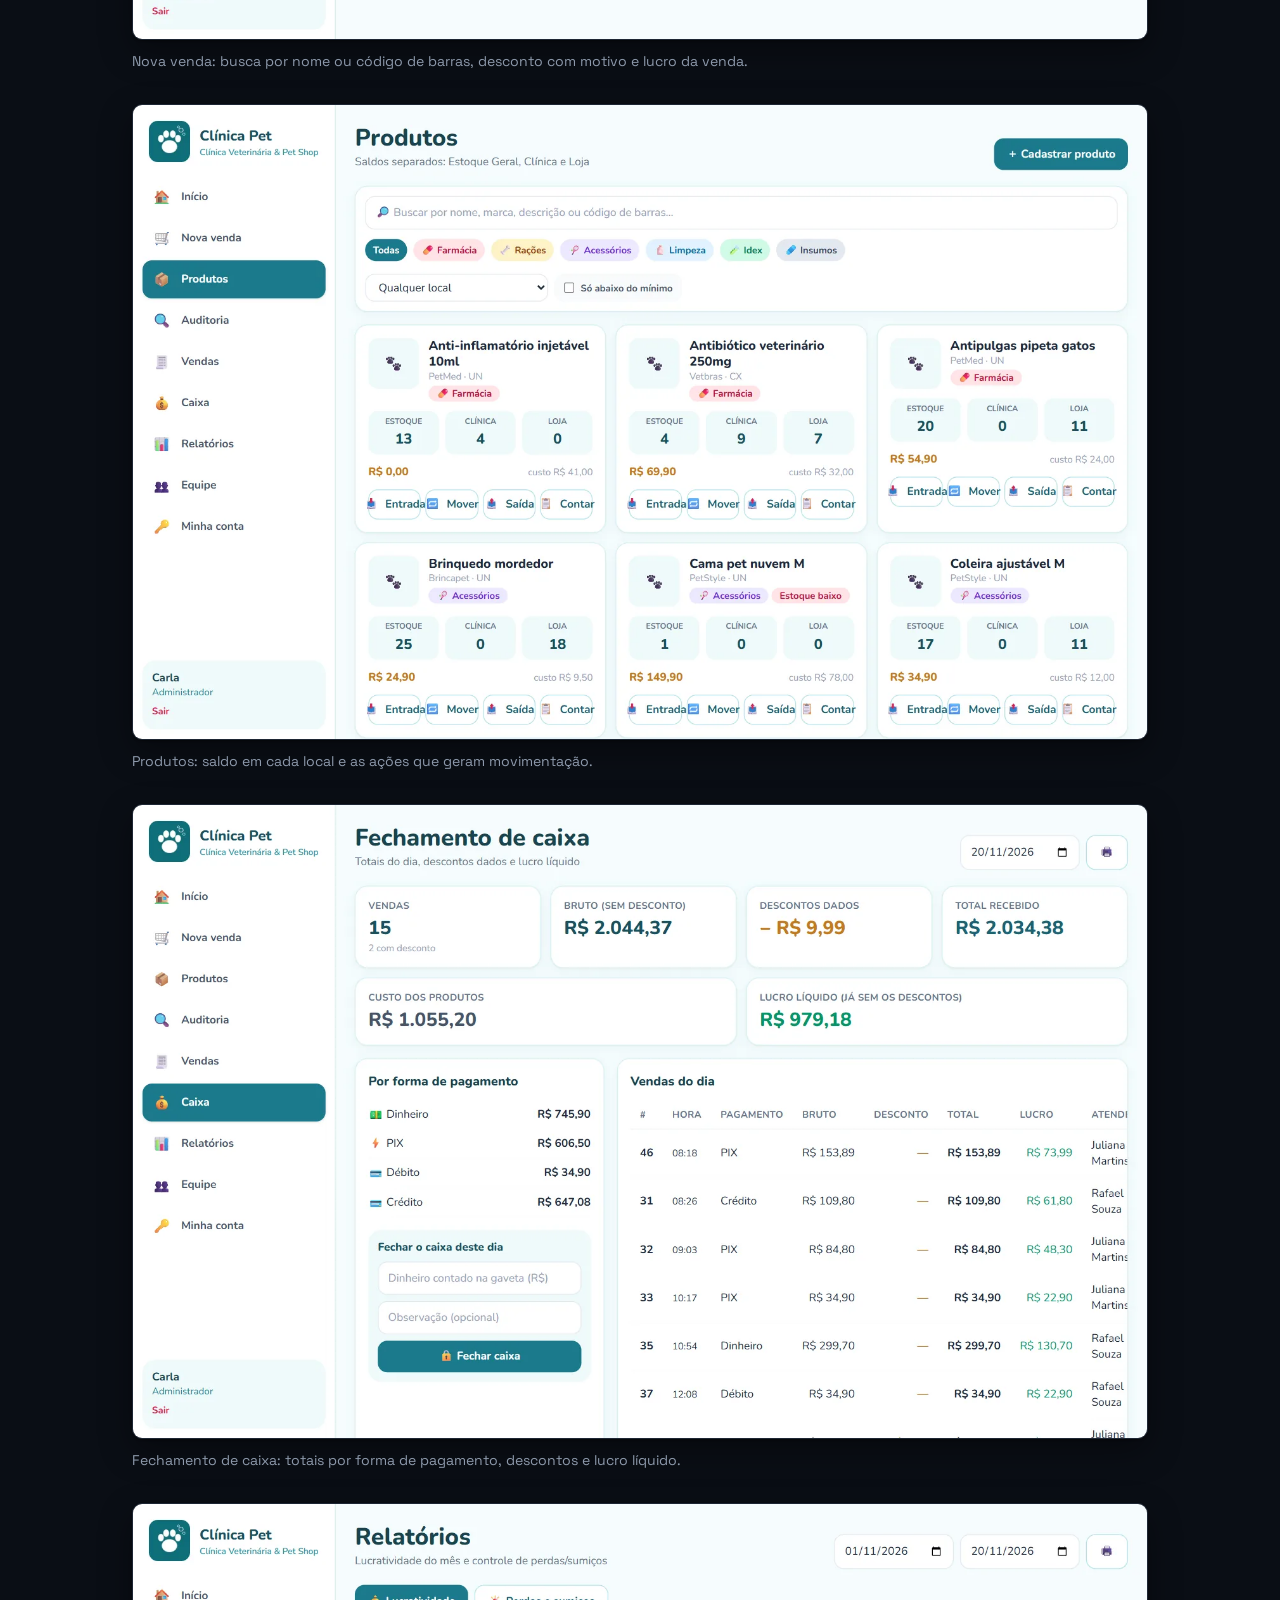
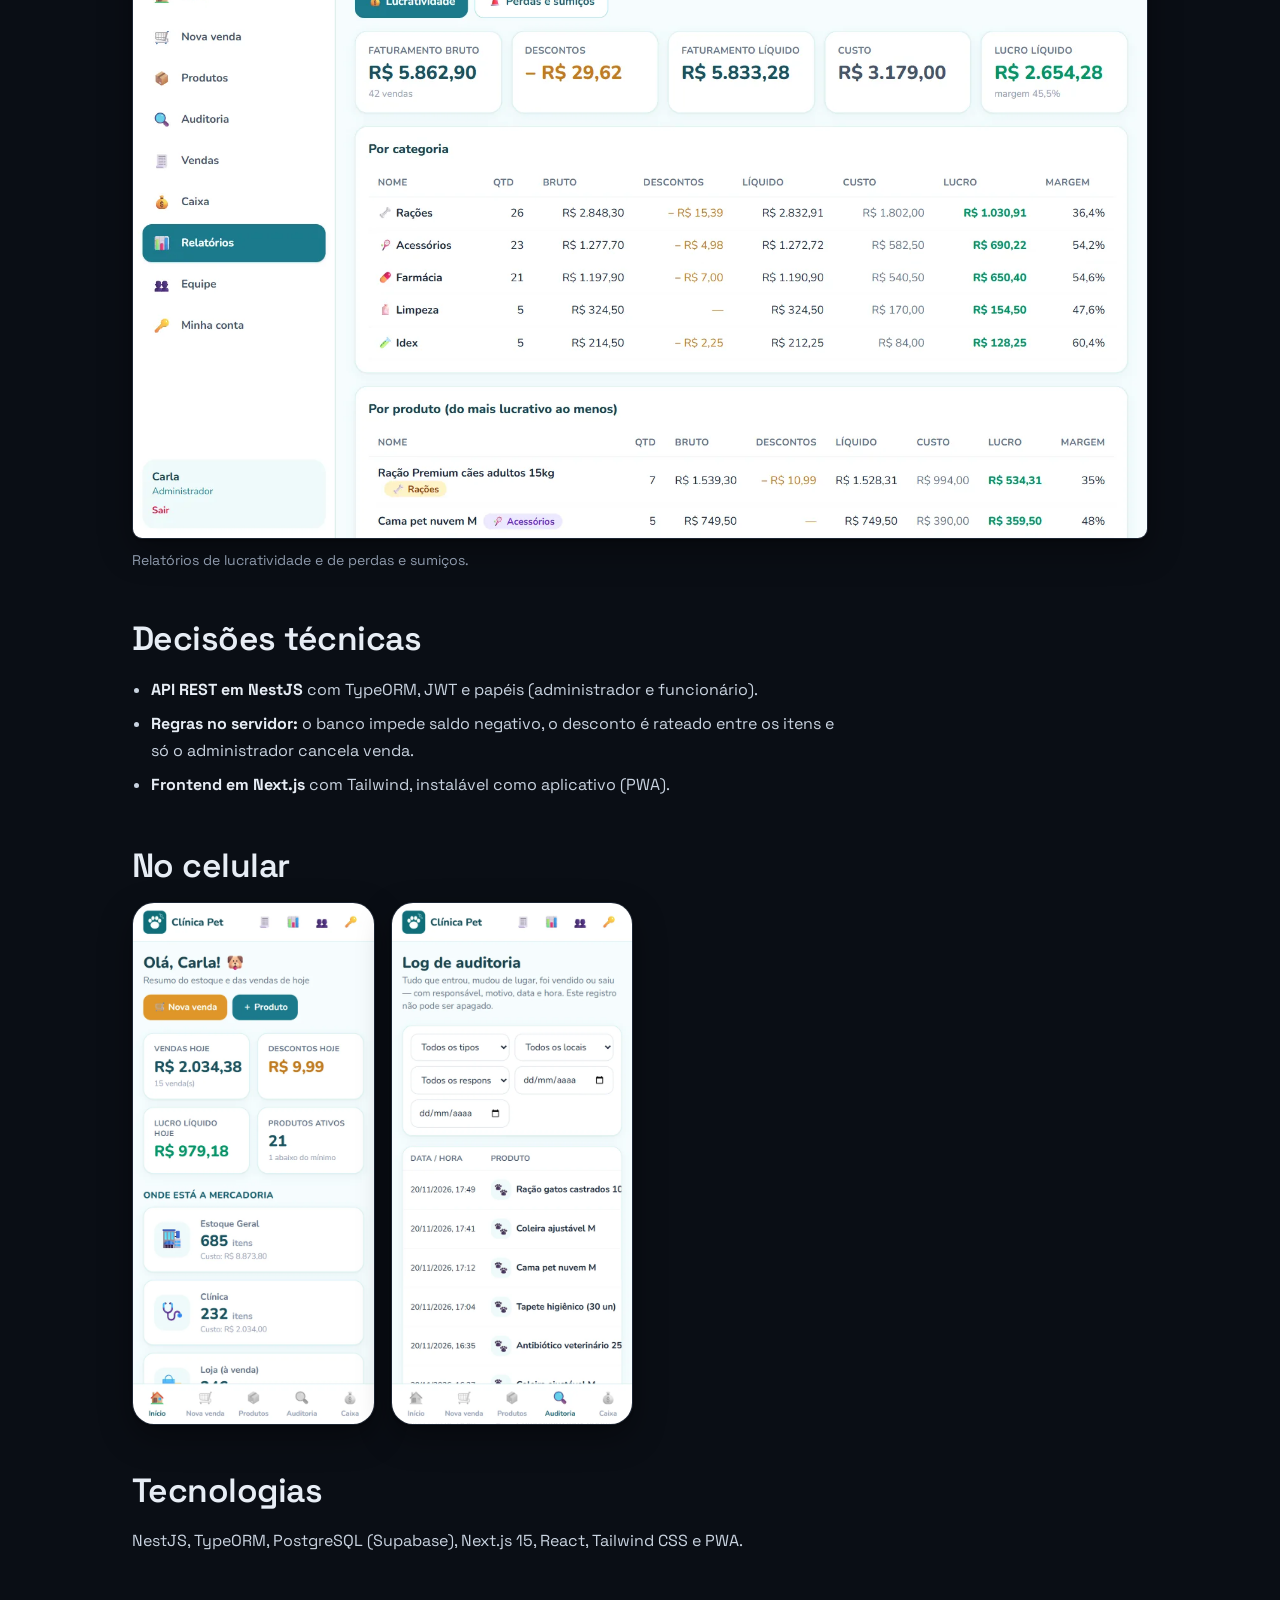
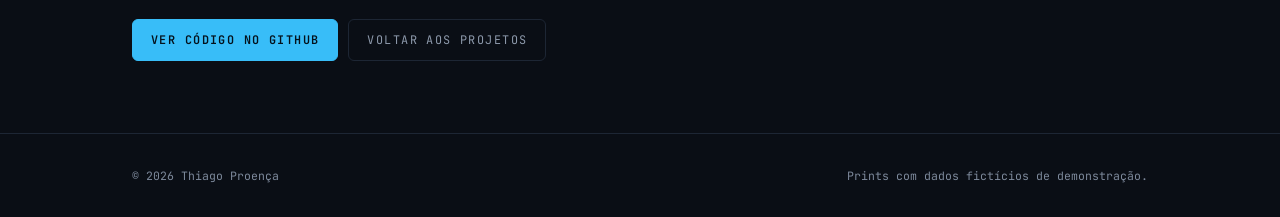
<file: projetos/estoque-pet.html>
<!doctype html>
<html lang="pt-BR">
<head>
  <meta charset="utf-8">
  <meta name="viewport" content="width=device-width, initial-scale=1">
  <title>Estoque, vendas e caixa · Thiago Proença</title>
  <meta name="description" content="Estudo de caso: controle de estoque, PDV e caixa para clínica veterinária e pet shop, com log de auditoria imutável.">
  <meta property="og:title" content="Estoque, vendas e caixa · Estudo de caso">
  <meta property="og:image" content="../img/estoque-pet/inicio.webp">
  <link rel="preconnect" href="https://fonts.googleapis.com">
  <link rel="preconnect" href="https://fonts.gstatic.com" crossorigin>
  <link href="https://fonts.googleapis.com/css2?family=Space+Grotesk:wght@400;500;600&family=JetBrains+Mono:wght@400;500;600&display=swap" rel="stylesheet">
  <link rel="stylesheet" href="../style.css">
</head>
<body>
  <header class="topo">
    <div class="conteiner">
      <a class="marca" href="../">Thiago Proença <span>— Desenvolvedor Full-Stack</span></a>
      <nav class="menu" aria-label="Seções">
        <a href="../#sobre">Sobre mim</a>
        <a href="../#competencias">Competências</a>
        <a href="../#experiencia">Experiência</a>
        <a href="../#projetos">Projetos</a>
        <a href="../#contato">Contato</a>
      </nav>
    </div>
  </header>

  <main>
    <div class="conteiner">
      <div class="caso-cabeca">
        <a class="voltar" href="../#projetos">← Todos os projetos</a>
        <span class="rotulo" style="display:block">Estudo de caso</span>
        <h1>Estoque, vendas e caixa</h1>
        <p class="sub">Controle de estoque, vendas e caixa para uma clínica veterinária com pet shop, feito para descobrir para onde a mercadoria estava indo.</p>
        <dl class="fatos">
          <div><dt>Tipo</dt><dd>Sistema web (API + painel)</dd></div>
          <div><dt>Meu papel</dt><dd>Análise, desenvolvimento e testes</dd></div>
          <div><dt>Plataforma</dt><dd>Web (PWA), celular e computador</dd></div>
          <div><dt>Banco</dt><dd>PostgreSQL (Supabase)</dd></div>
        </dl>
      </div>

      <figure>
        <img src="../img/estoque-pet/inicio.webp" alt="Painel inicial com vendas do dia e o saldo em cada local" width="1600" height="1000">
        <figcaption>Início: vendas e lucro do dia e onde está a mercadoria (estoque geral, clínica e loja).</figcaption>
      </figure>
      <div class="texto">
        <h2>O problema</h2>
        <p>Produto sumia e ninguém sabia se tinha sido vendido, usado num atendimento ou perdido. O estoque era um número só, editado à mão.</p>
        <h2>A solução</h2>
        <ul>
        <li><strong>Três saldos por produto</strong> (estoque geral, clínica e loja) que só mudam por movimentações: entrada, transferência, venda, uso na clínica, perda e contagem.</li>
        <li><strong>Contagem de inventário:</strong> a pessoa digita o que contou e a diferença vira um registro de sumiço, com responsável.</li>
        <li><strong>PDV</strong> com leitor de código de barras e limite de desconto para funcionário.</li>
        </ul>
      </div>
      <figure>
        <img src="../img/estoque-pet/movimentacoes.webp" alt="Log de auditoria com data, produto, tipo, local, quantidade, responsável e motivo" width="1600" height="1000" loading="lazy">
        <figcaption>Log de auditoria: tudo o que entrou, mudou de lugar, foi vendido ou saiu, com responsável e motivo.</figcaption>
      </figure>
      <div class="texto">
        <h2>Destaque: log que ninguém apaga</h2>
        <div class="destaque-caixa"><p>Um <strong>trigger no PostgreSQL</strong> bloqueia qualquer <code>UPDATE</code>, <code>DELETE</code> ou <code>TRUNCATE</code> na tabela de movimentações. Nem o próprio sistema consegue apagar o histórico, e é isso que torna o relatório de perdas confiável.</p></div>
      </div>
      <figure>
        <img src="../img/estoque-pet/pdv.webp" alt="Tela de nova venda com quatro produtos, desconto e forma de pagamento" width="1600" height="1000" loading="lazy">
        <figcaption>Nova venda: busca por nome ou código de barras, desconto com motivo e lucro da venda.</figcaption>
      </figure>
      <figure>
        <img src="../img/estoque-pet/produtos.webp" alt="Produtos com o saldo em cada local e botões de entrada, mover, saída e contar" width="1600" height="1000" loading="lazy">
        <figcaption>Produtos: saldo em cada local e as ações que geram movimentação.</figcaption>
      </figure>
      <figure>
        <img src="../img/estoque-pet/caixa.webp" alt="Fechamento de caixa do dia por forma de pagamento" width="1600" height="1000" loading="lazy">
        <figcaption>Fechamento de caixa: totais por forma de pagamento, descontos e lucro líquido.</figcaption>
      </figure>
      <figure>
        <img src="../img/estoque-pet/relatorios.webp" alt="Relatório de lucratividade por categoria e por produto" width="1600" height="1000" loading="lazy">
        <figcaption>Relatórios de lucratividade e de perdas e sumiços.</figcaption>
      </figure>
      <div class="texto">
        <h2>Decisões técnicas</h2>
        <ul>
        <li><strong>API REST em NestJS</strong> com TypeORM, JWT e papéis (administrador e funcionário).</li>
        <li><strong>Regras no servidor:</strong> o banco impede saldo negativo, o desconto é rateado entre os itens e só o administrador cancela venda.</li>
        <li><strong>Frontend em Next.js</strong> com Tailwind, instalável como aplicativo (PWA).</li>
        </ul>
      </div>
      <h2 style="margin-top:48px">No celular</h2>
      <div class="celulares">
        <figure><img src="../img/estoque-pet/cel-inicio.webp" alt="Início no celular" width="640" height="1385" loading="lazy"></figure>
        <figure><img src="../img/estoque-pet/cel-movimentacoes.webp" alt="Log de auditoria no celular" width="640" height="1385" loading="lazy"></figure>
      </div>
      <div class="texto">
        <h2>Tecnologias</h2>
        <p>NestJS, TypeORM, PostgreSQL (Supabase), Next.js 15, React, Tailwind CSS e PWA.</p>
      </div>

      <section style="padding:48px 0 72px">
        <div class="acoes" style="margin:0">
          <a class="botao primario" href="https://github.com/devthiagoferreira96-hue/controle-estoque-pet" target="_blank" rel="noopener">Ver código no GitHub</a>
          <a class="botao" href="../#projetos">Voltar aos projetos</a>
        </div>
      </section>
    </div>
  </main>

  <footer class="rodape">
    <div class="conteiner">
      <span>© 2026 Thiago Proença</span>
      <span>Prints com dados fictícios de demonstração.</span>
    </div>
  </footer>
</body>
</html>
</file>
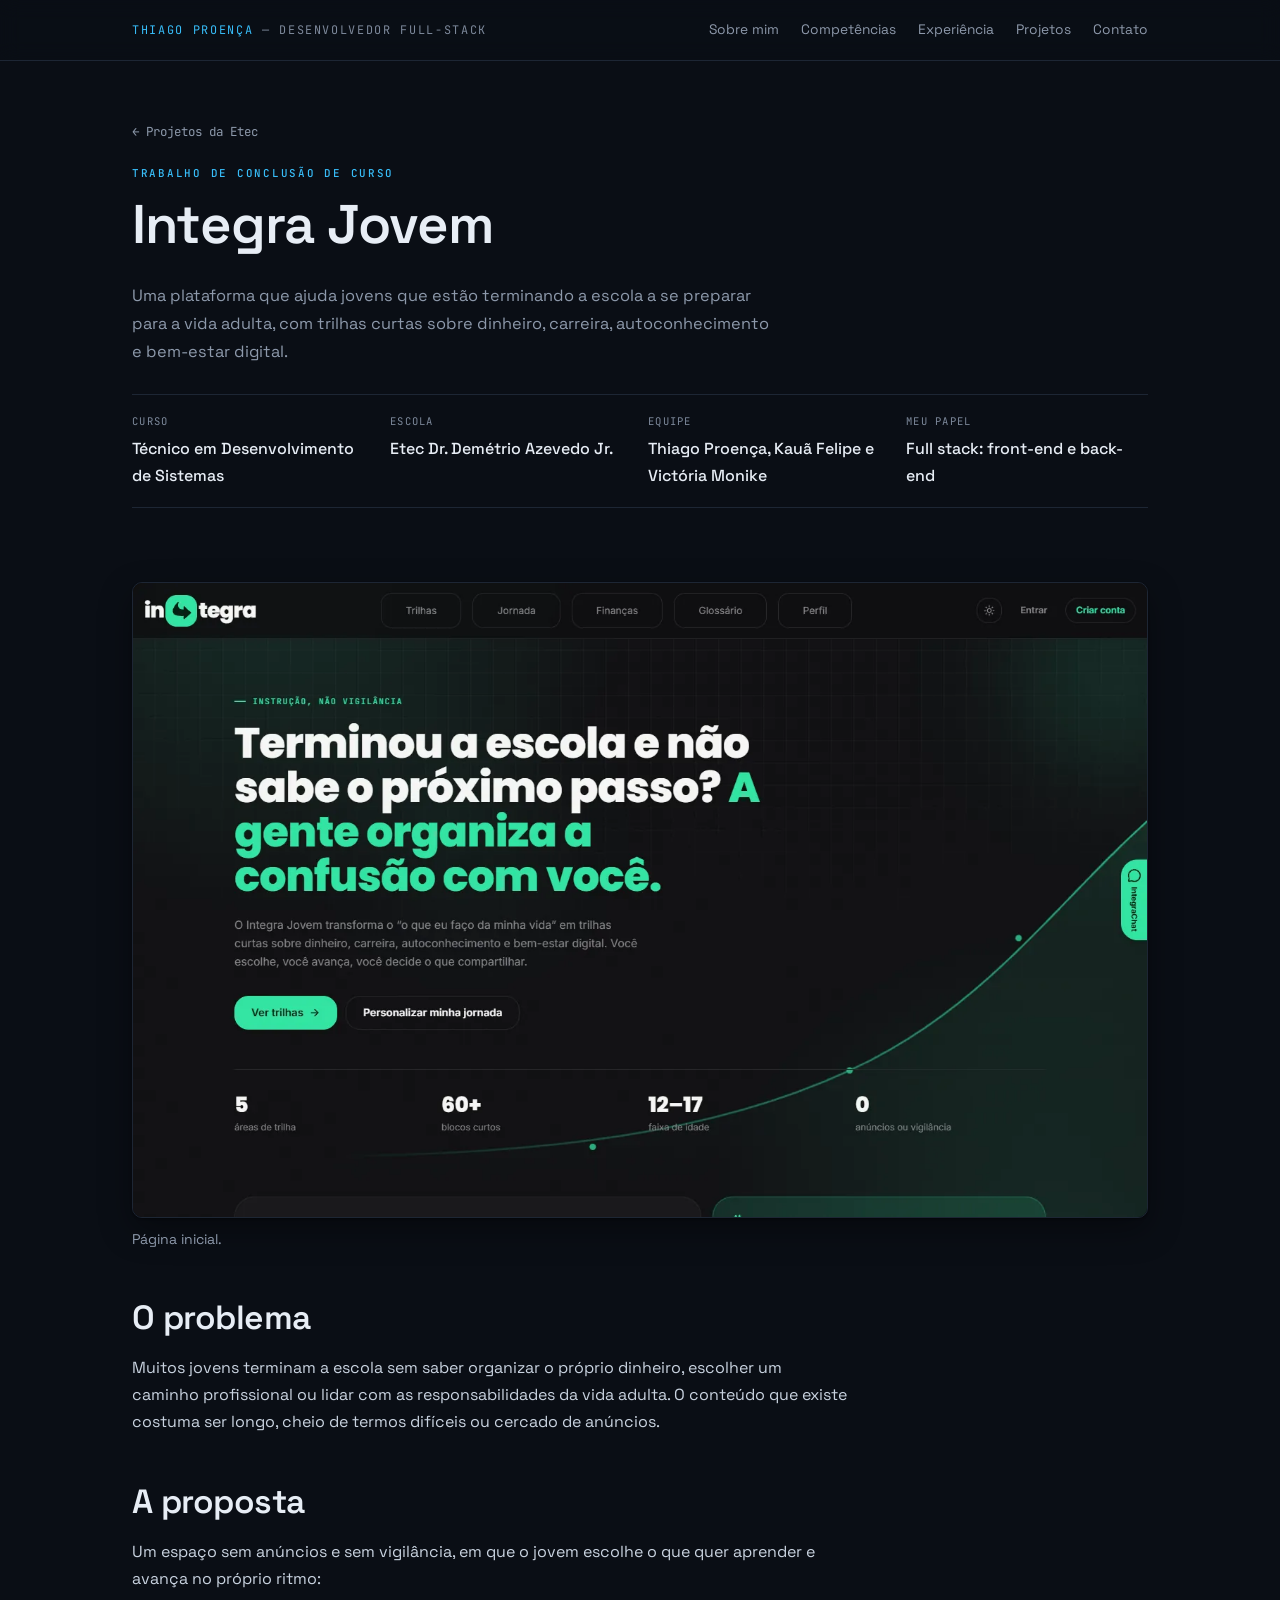
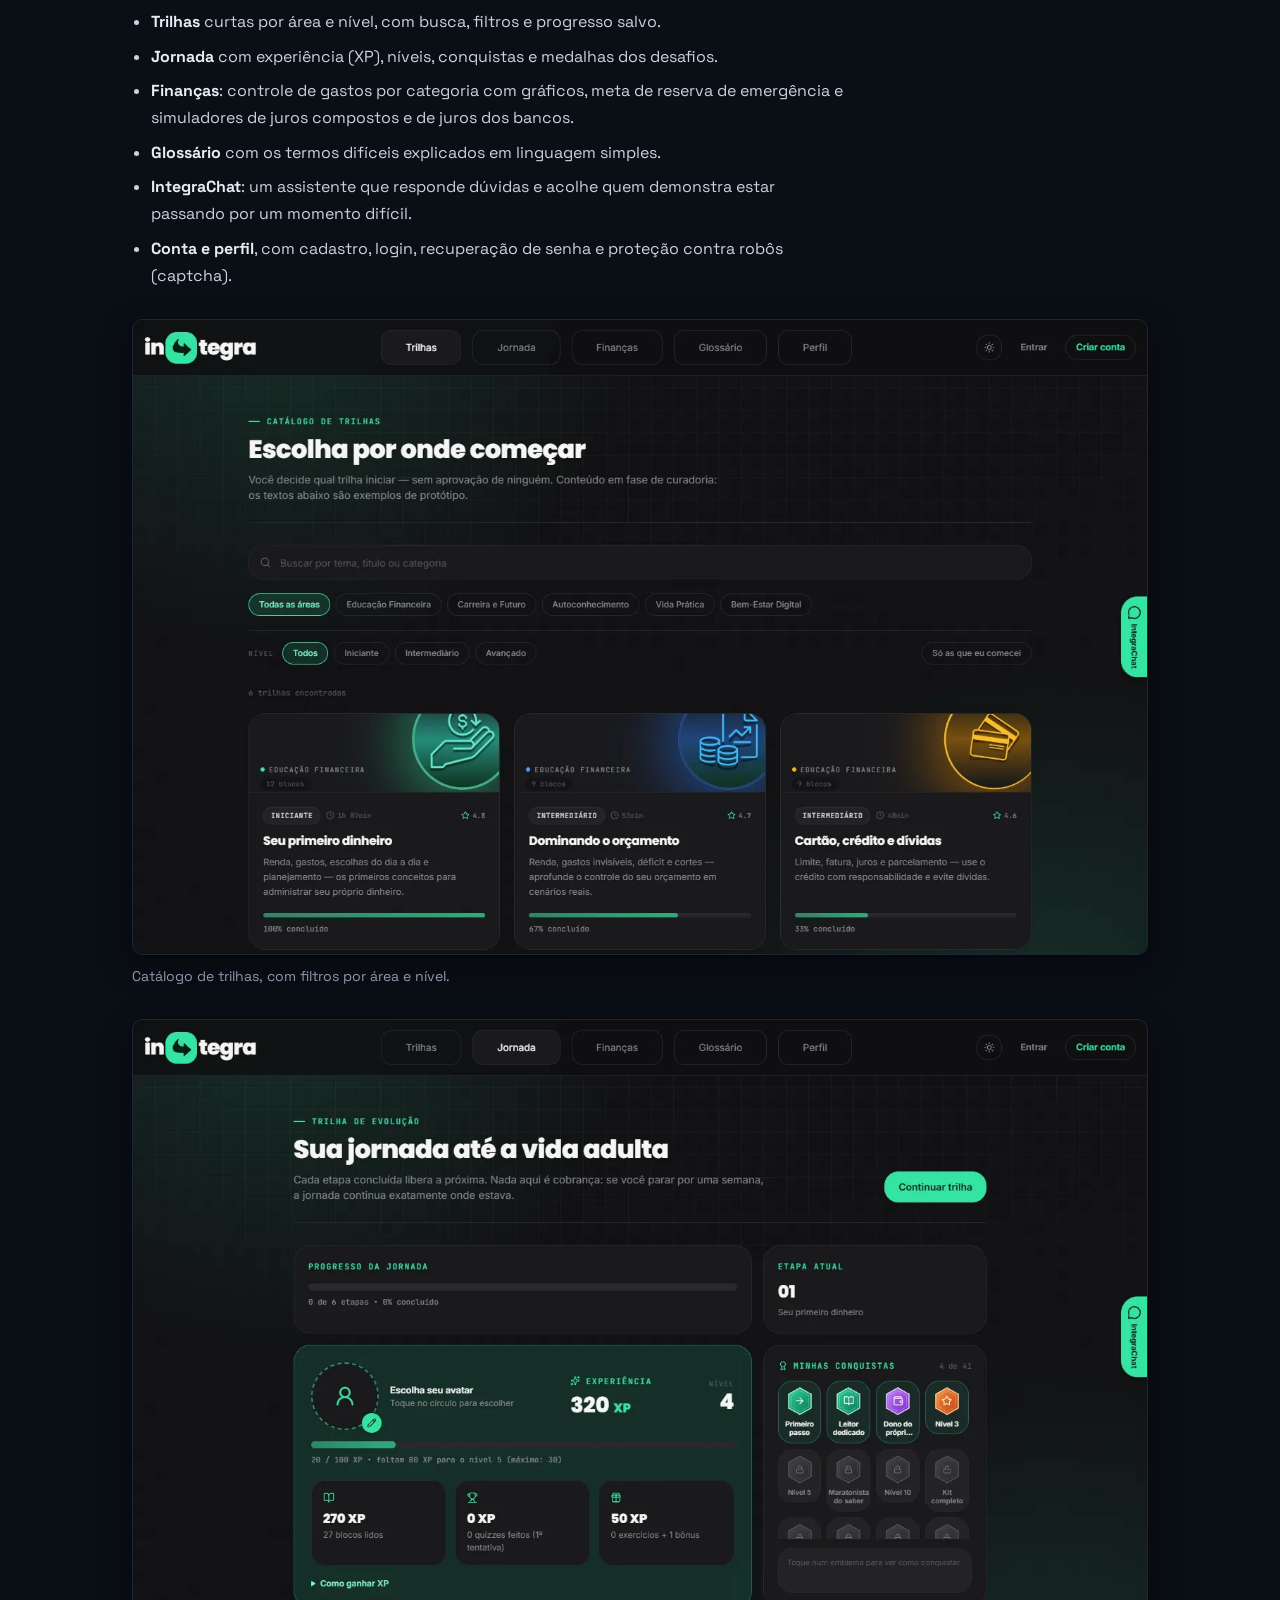
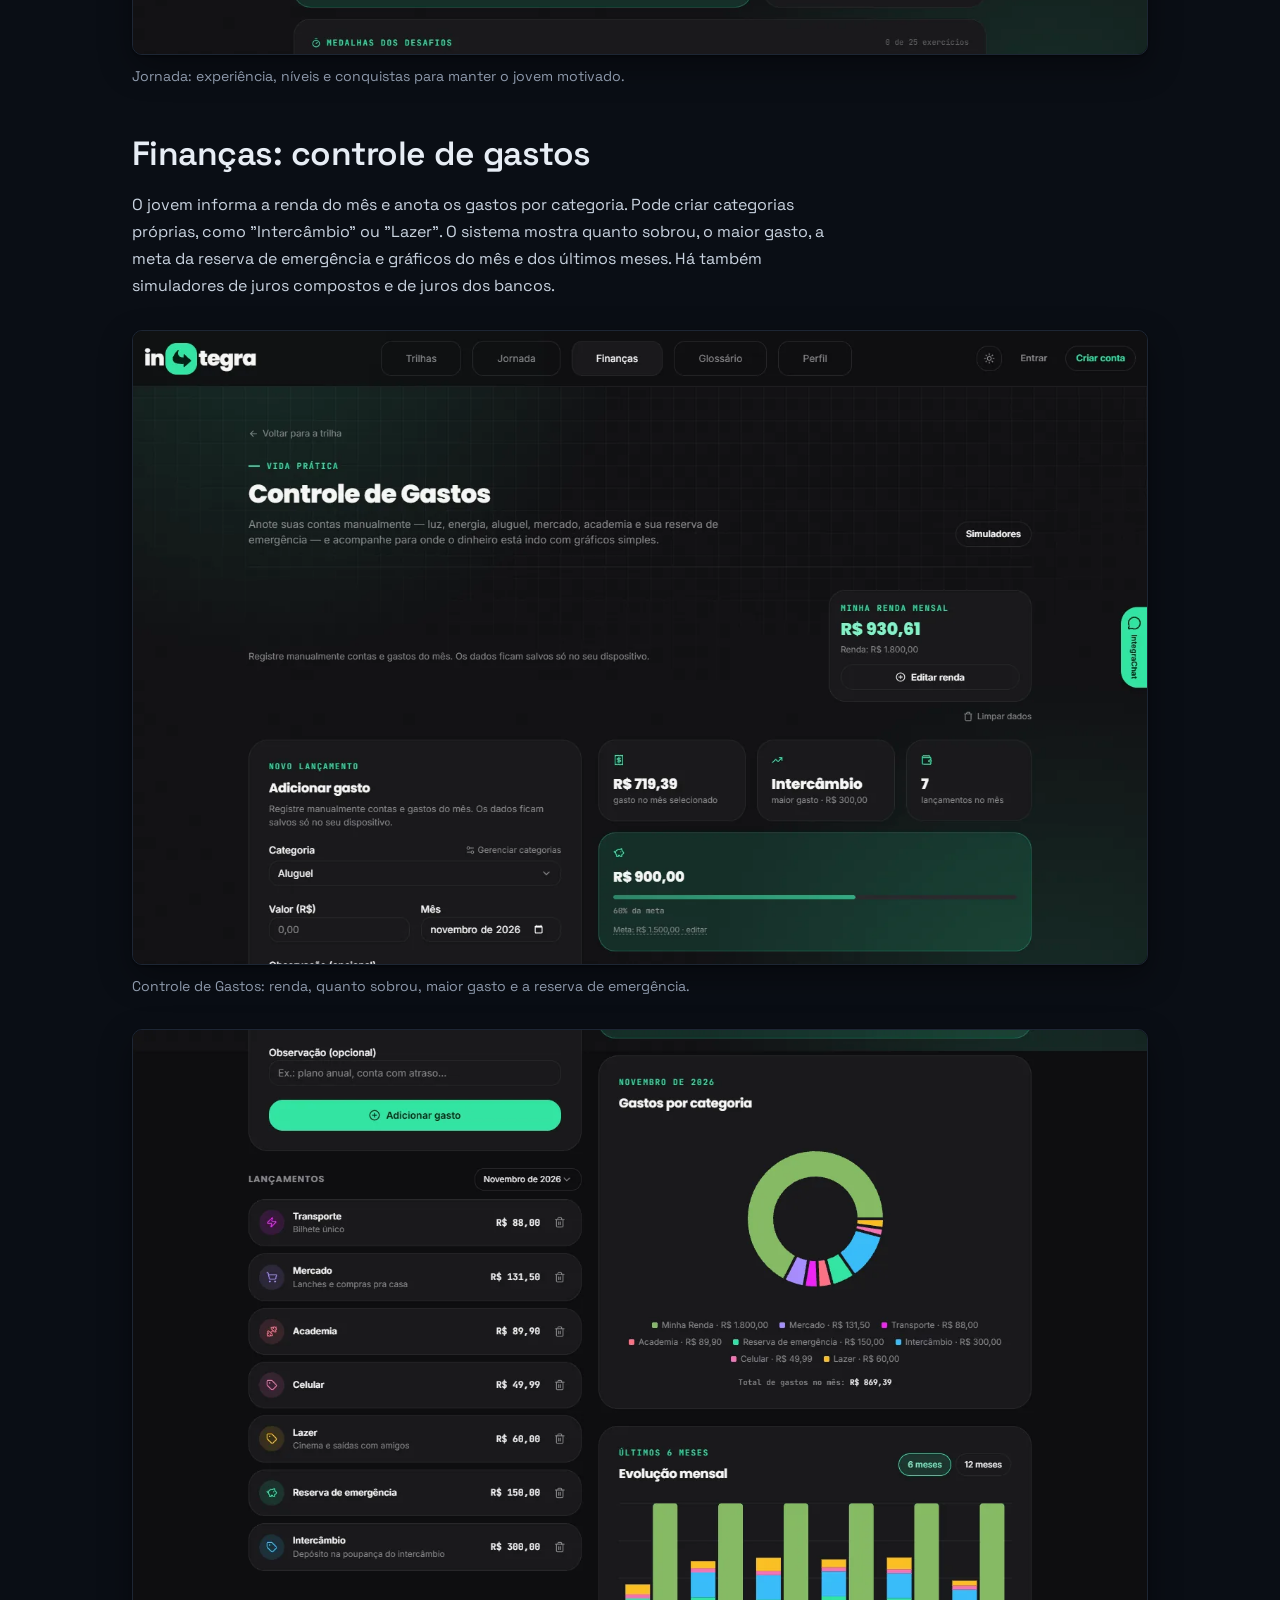
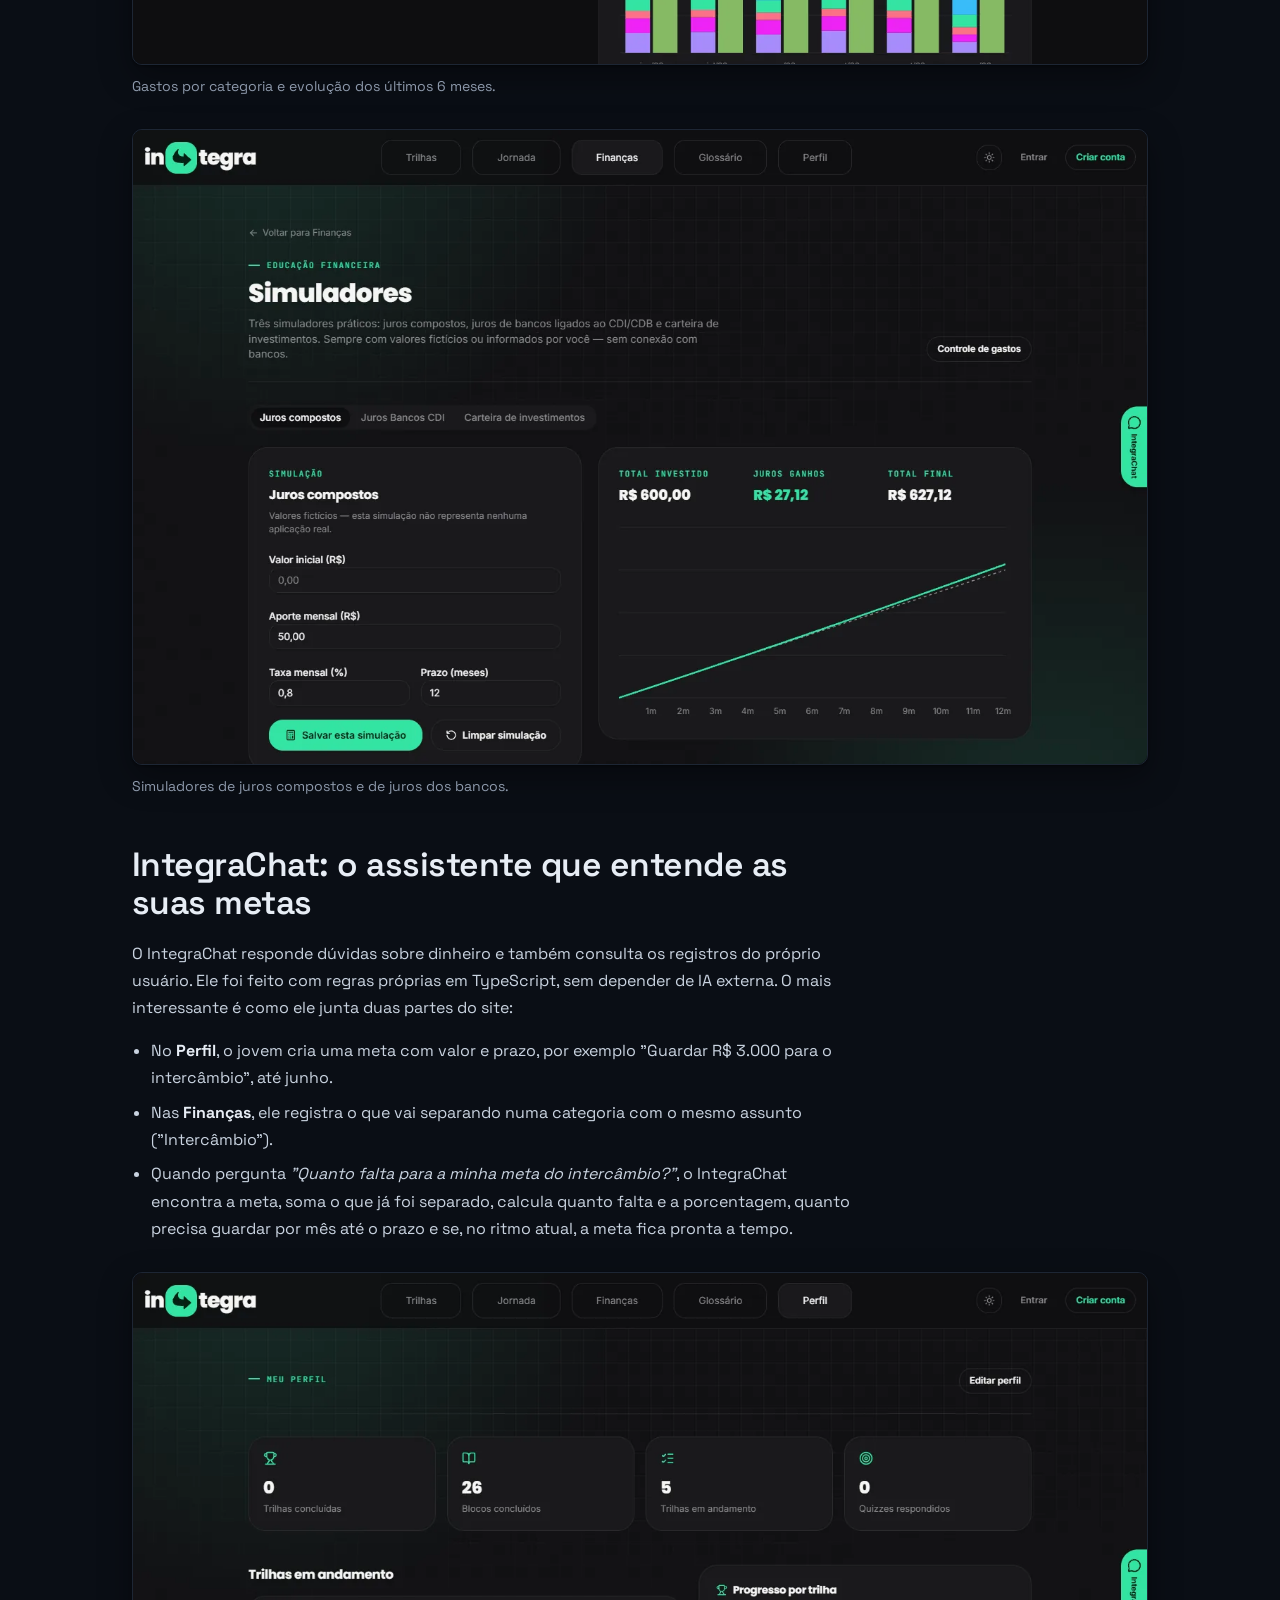
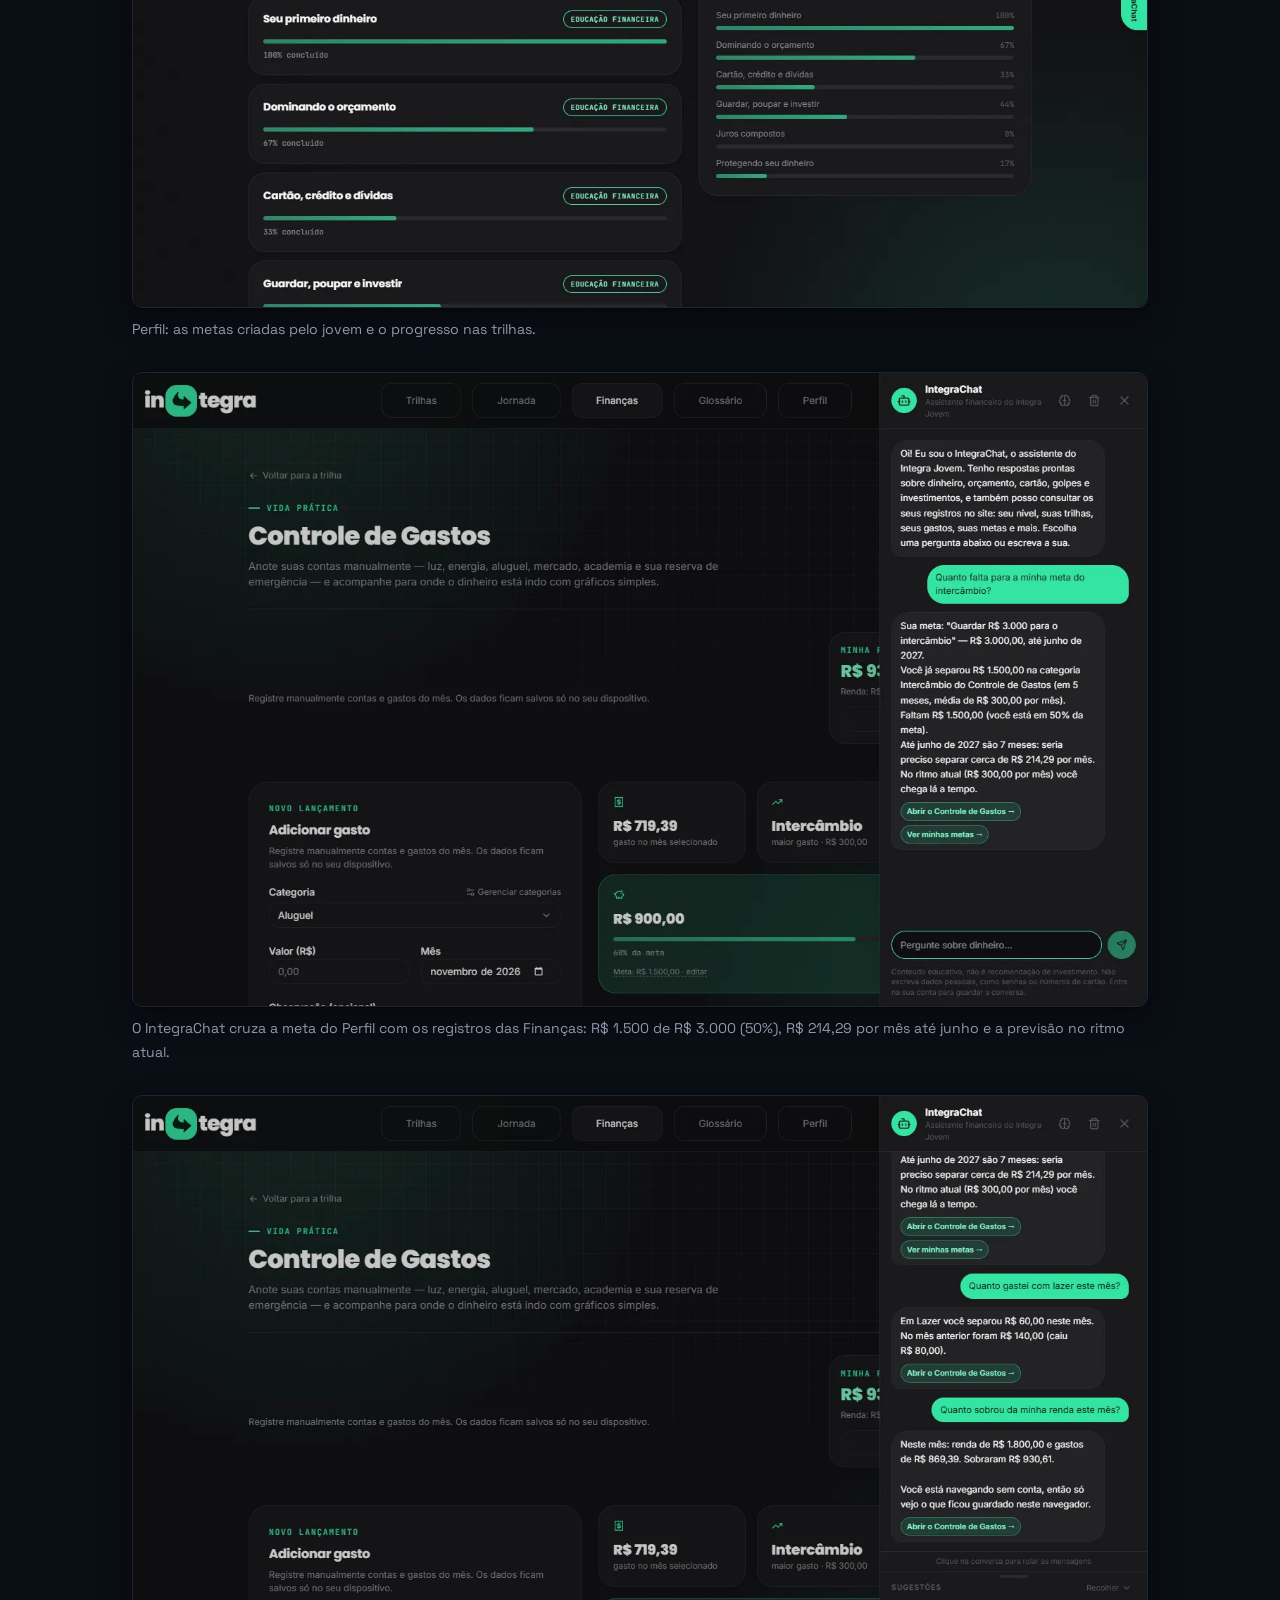
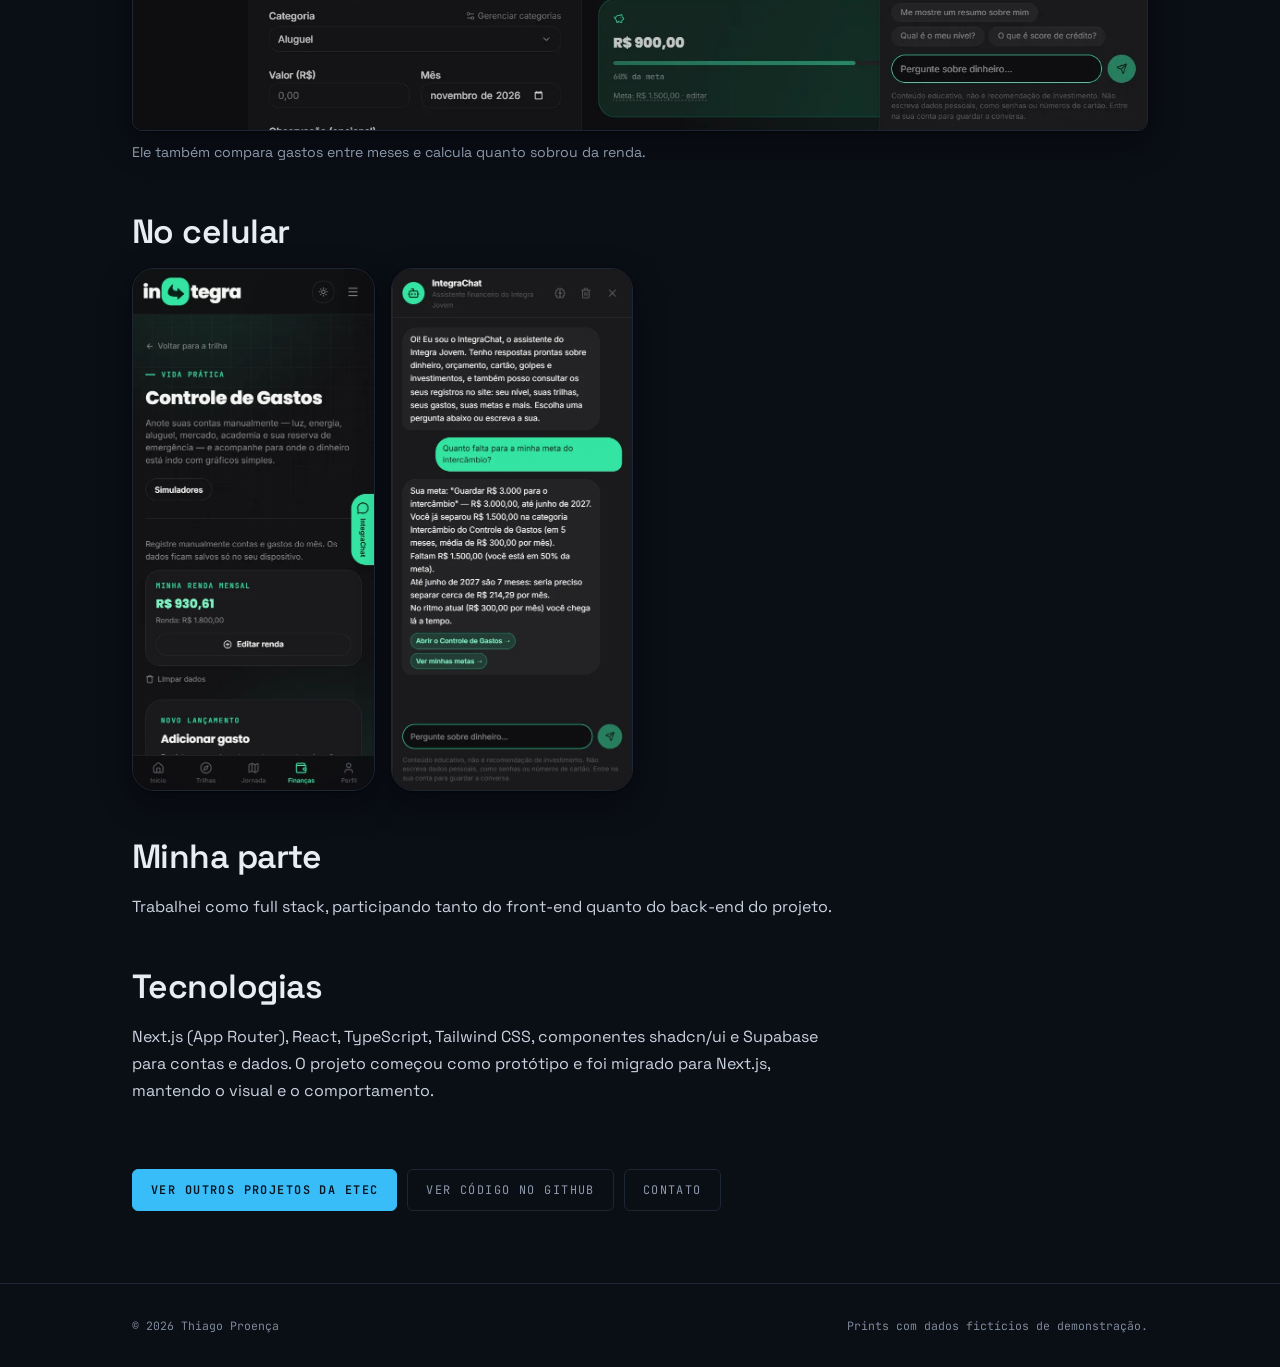
<file: projetos/integra-jovem.html>
<!doctype html>
<html lang="pt-BR">
<head>
  <meta charset="utf-8">
  <meta name="viewport" content="width=device-width, initial-scale=1">
  <title>Integra Jovem · Thiago Proença</title>
  <meta name="description" content="TCC do Técnico em Desenvolvimento de Sistemas na Etec Dr. Demétrio Azevedo Jr.: uma plataforma que prepara jovens para a vida adulta.">
  <meta property="og:title" content="Integra Jovem · TCC">
  <meta property="og:image" content="../img/etec/tcc-home.webp">
  <link rel="preconnect" href="https://fonts.googleapis.com">
  <link rel="preconnect" href="https://fonts.gstatic.com" crossorigin>
  <link href="https://fonts.googleapis.com/css2?family=Space+Grotesk:wght@400;500;600&family=JetBrains+Mono:wght@400;500;600&display=swap" rel="stylesheet">
  <link rel="stylesheet" href="../style.css">
</head>
<body>
  <header class="topo">
    <div class="conteiner">
      <a class="marca" href="../">Thiago Proença <span>— Desenvolvedor Full-Stack</span></a>
      <nav class="menu" aria-label="Seções">
        <a href="../#sobre">Sobre mim</a>
        <a href="../#competencias">Competências</a>
        <a href="../#experiencia">Experiência</a>
        <a href="../#projetos">Projetos</a>
        <a href="../#contato">Contato</a>
      </nav>
    </div>
  </header>

  <main>
    <div class="conteiner">
      <div class="caso-cabeca">
        <a class="voltar" href="../#projetos">← Projetos da Etec</a>
        <span class="rotulo" style="display:block">Trabalho de Conclusão de Curso</span>
        <h1>Integra Jovem</h1>
        <p class="sub">Uma plataforma que ajuda jovens que estão terminando a escola a se preparar para a vida adulta, com trilhas curtas sobre dinheiro, carreira, autoconhecimento e bem-estar digital.</p>
        <dl class="fatos">
          <div><dt>Curso</dt><dd>Técnico em Desenvolvimento de Sistemas</dd></div>
          <div><dt>Escola</dt><dd>Etec Dr. Demétrio Azevedo Jr.</dd></div>
          <div><dt>Equipe</dt><dd>Thiago Proença, Kauã Felipe e Victória Monike</dd></div>
          <div><dt>Meu papel</dt><dd>Full stack: front-end e back-end</dd></div>
        </dl>
      </div>

      <figure>
        <img src="../img/etec/tcc-home.webp" alt="Página inicial do Integra Jovem: Terminou a escola e não sabe o próximo passo?" width="1440" height="900">
        <figcaption>Página inicial.</figcaption>
      </figure>

      <div class="texto">
        <h2>O problema</h2>
        <p>Muitos jovens terminam a escola sem saber organizar o próprio dinheiro, escolher um caminho profissional ou lidar com as responsabilidades da vida adulta. O conteúdo que existe costuma ser longo, cheio de termos difíceis ou cercado de anúncios.</p>

        <h2>A proposta</h2>
        <p>Um espaço sem anúncios e sem vigilância, em que o jovem escolhe o que quer aprender e avança no próprio ritmo:</p>
        <ul>
          <li><strong>Trilhas</strong> curtas por área e nível, com busca, filtros e progresso salvo.</li>
          <li><strong>Jornada</strong> com experiência (XP), níveis, conquistas e medalhas dos desafios.</li>
          <li><strong>Finanças</strong>: controle de gastos por categoria com gráficos, meta de reserva de emergência e simuladores de juros compostos e de juros dos bancos.</li>
          <li><strong>Glossário</strong> com os termos difíceis explicados em linguagem simples.</li>
          <li><strong>IntegraChat</strong>: um assistente que responde dúvidas e acolhe quem demonstra estar passando por um momento difícil.</li>
          <li><strong>Conta e perfil</strong>, com cadastro, login, recuperação de senha e proteção contra robôs (captcha).</li>
        </ul>
      </div>

      <figure>
        <img src="../img/etec/tcc-trilhas.webp" alt="Catálogo de trilhas com filtros por área e nível e o progresso de cada trilha" width="1440" height="900" loading="lazy">
        <figcaption>Catálogo de trilhas, com filtros por área e nível.</figcaption>
      </figure>

      <figure>
        <img src="../img/etec/tcc-jornada.webp" alt="Tela da jornada com experiência, nível, avatar e conquistas" width="1440" height="900" loading="lazy">
        <figcaption>Jornada: experiência, níveis e conquistas para manter o jovem motivado.</figcaption>
      </figure>

      <div class="texto">
        <h2>Finanças: controle de gastos</h2>
        <p>O jovem informa a renda do mês e anota os gastos por categoria. Pode criar categorias próprias, como "Intercâmbio" ou "Lazer". O sistema mostra quanto sobrou, o maior gasto, a meta da reserva de emergência e gráficos do mês e dos últimos meses. Há também simuladores de juros compostos e de juros dos bancos.</p>
      </div>

      <figure>
        <img src="../img/etec/tcc-financas.webp" alt="Controle de Gastos com renda do mês, total gasto, maior gasto e meta da reserva de emergência" width="1440" height="900" loading="lazy">
        <figcaption>Controle de Gastos: renda, quanto sobrou, maior gasto e a reserva de emergência.</figcaption>
      </figure>

      <figure>
        <img src="../img/etec/tcc-financas-graficos.webp" alt="Gráfico de rosca dos gastos por categoria e gráfico de barras da evolução mensal" width="1440" height="900" loading="lazy">
        <figcaption>Gastos por categoria e evolução dos últimos 6 meses.</figcaption>
      </figure>

      <figure>
        <img src="../img/etec/tcc-simulacoes.webp" alt="Simuladores de juros compostos e de juros dos bancos" width="1440" height="900" loading="lazy">
        <figcaption>Simuladores de juros compostos e de juros dos bancos.</figcaption>
      </figure>

      <div class="texto">
        <h2>IntegraChat: o assistente que entende as suas metas</h2>
        <p>O IntegraChat responde dúvidas sobre dinheiro e também consulta os registros do próprio usuário. Ele foi feito com regras próprias em TypeScript, sem depender de IA externa. O mais interessante é como ele junta duas partes do site:</p>
        <ul>
          <li>No <strong>Perfil</strong>, o jovem cria uma meta com valor e prazo, por exemplo "Guardar R$ 3.000 para o intercâmbio", até junho.</li>
          <li>Nas <strong>Finanças</strong>, ele registra o que vai separando numa categoria com o mesmo assunto ("Intercâmbio").</li>
          <li>Quando pergunta <em>"Quanto falta para a minha meta do intercâmbio?"</em>, o IntegraChat encontra a meta, soma o que já foi separado, calcula quanto falta e a porcentagem, quanto precisa guardar por mês até o prazo e se, no ritmo atual, a meta fica pronta a tempo.</li>
        </ul>
      </div>

      <figure>
        <img src="../img/etec/tcc-perfil.webp" alt="Perfil com as metas do usuário e o progresso nas trilhas" width="1440" height="900" loading="lazy">
        <figcaption>Perfil: as metas criadas pelo jovem e o progresso nas trilhas.</figcaption>
      </figure>

      <figure>
        <img src="../img/etec/tcc-chat-meta.webp" alt="IntegraChat respondendo quanto falta para a meta do intercâmbio com os cálculos" width="1440" height="900" loading="lazy">
        <figcaption>O IntegraChat cruza a meta do Perfil com os registros das Finanças: R$ 1.500 de R$ 3.000 (50%), R$ 214,29 por mês até junho e a previsão no ritmo atual.</figcaption>
      </figure>

      <figure>
        <img src="../img/etec/tcc-chat-saldo.webp" alt="IntegraChat respondendo quanto foi gasto com lazer e quanto sobrou da renda" width="1440" height="900" loading="lazy">
        <figcaption>Ele também compara gastos entre meses e calcula quanto sobrou da renda.</figcaption>
      </figure>

      <h2 style="margin-top:48px">No celular</h2>
      <div class="celulares">
        <figure><img src="../img/etec/tcc-cel-financas.webp" alt="Controle de Gastos no celular" width="520" height="1125" loading="lazy"></figure>
        <figure><img src="../img/etec/tcc-cel-chat-meta.webp" alt="IntegraChat calculando a meta no celular" width="520" height="1125" loading="lazy"></figure>
      </div>

      <div class="texto">
        <h2>Minha parte</h2>
        <p>Trabalhei como full stack, participando tanto do front-end quanto do back-end do projeto.</p>

        <h2>Tecnologias</h2>
        <p>Next.js (App Router), React, TypeScript, Tailwind CSS, componentes shadcn/ui e Supabase para contas e dados. O projeto começou como protótipo e foi migrado para Next.js, mantendo o visual e o comportamento.</p>
      </div>

      <section style="padding:48px 0 72px">
        <div class="acoes" style="margin:0">
          <a class="botao primario" href="../#projetos">Ver outros projetos da Etec</a>
          <a class="botao" href="https://github.com/devthiagoferreira96-hue/integra-jovem" target="_blank" rel="noopener">Ver código no GitHub</a>
          <a class="botao" href="../#contato">Contato</a>
        </div>
      </section>
    </div>
  </main>

  <footer class="rodape">
    <div class="conteiner">
      <span>© 2026 Thiago Proença</span>
      <span>Prints com dados fictícios de demonstração.</span>
    </div>
  </footer>
</body>
</html>
</file>
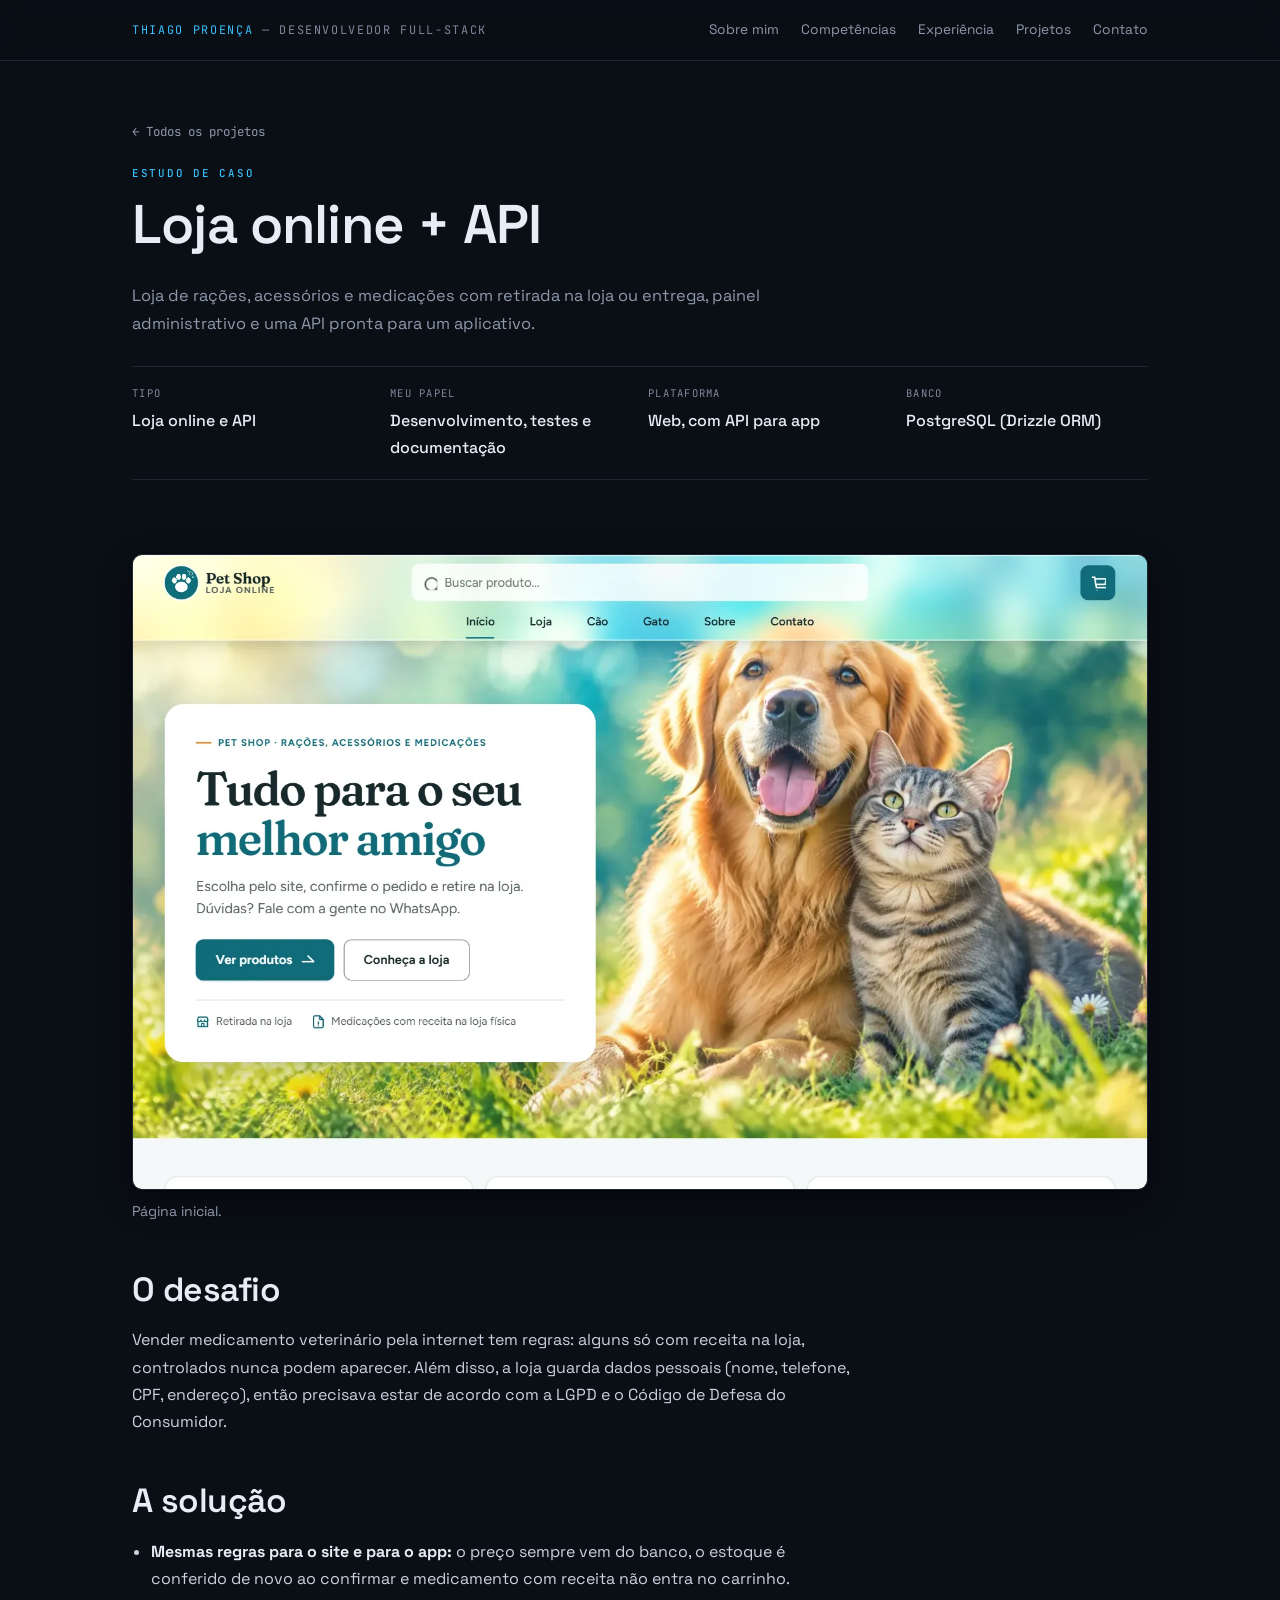
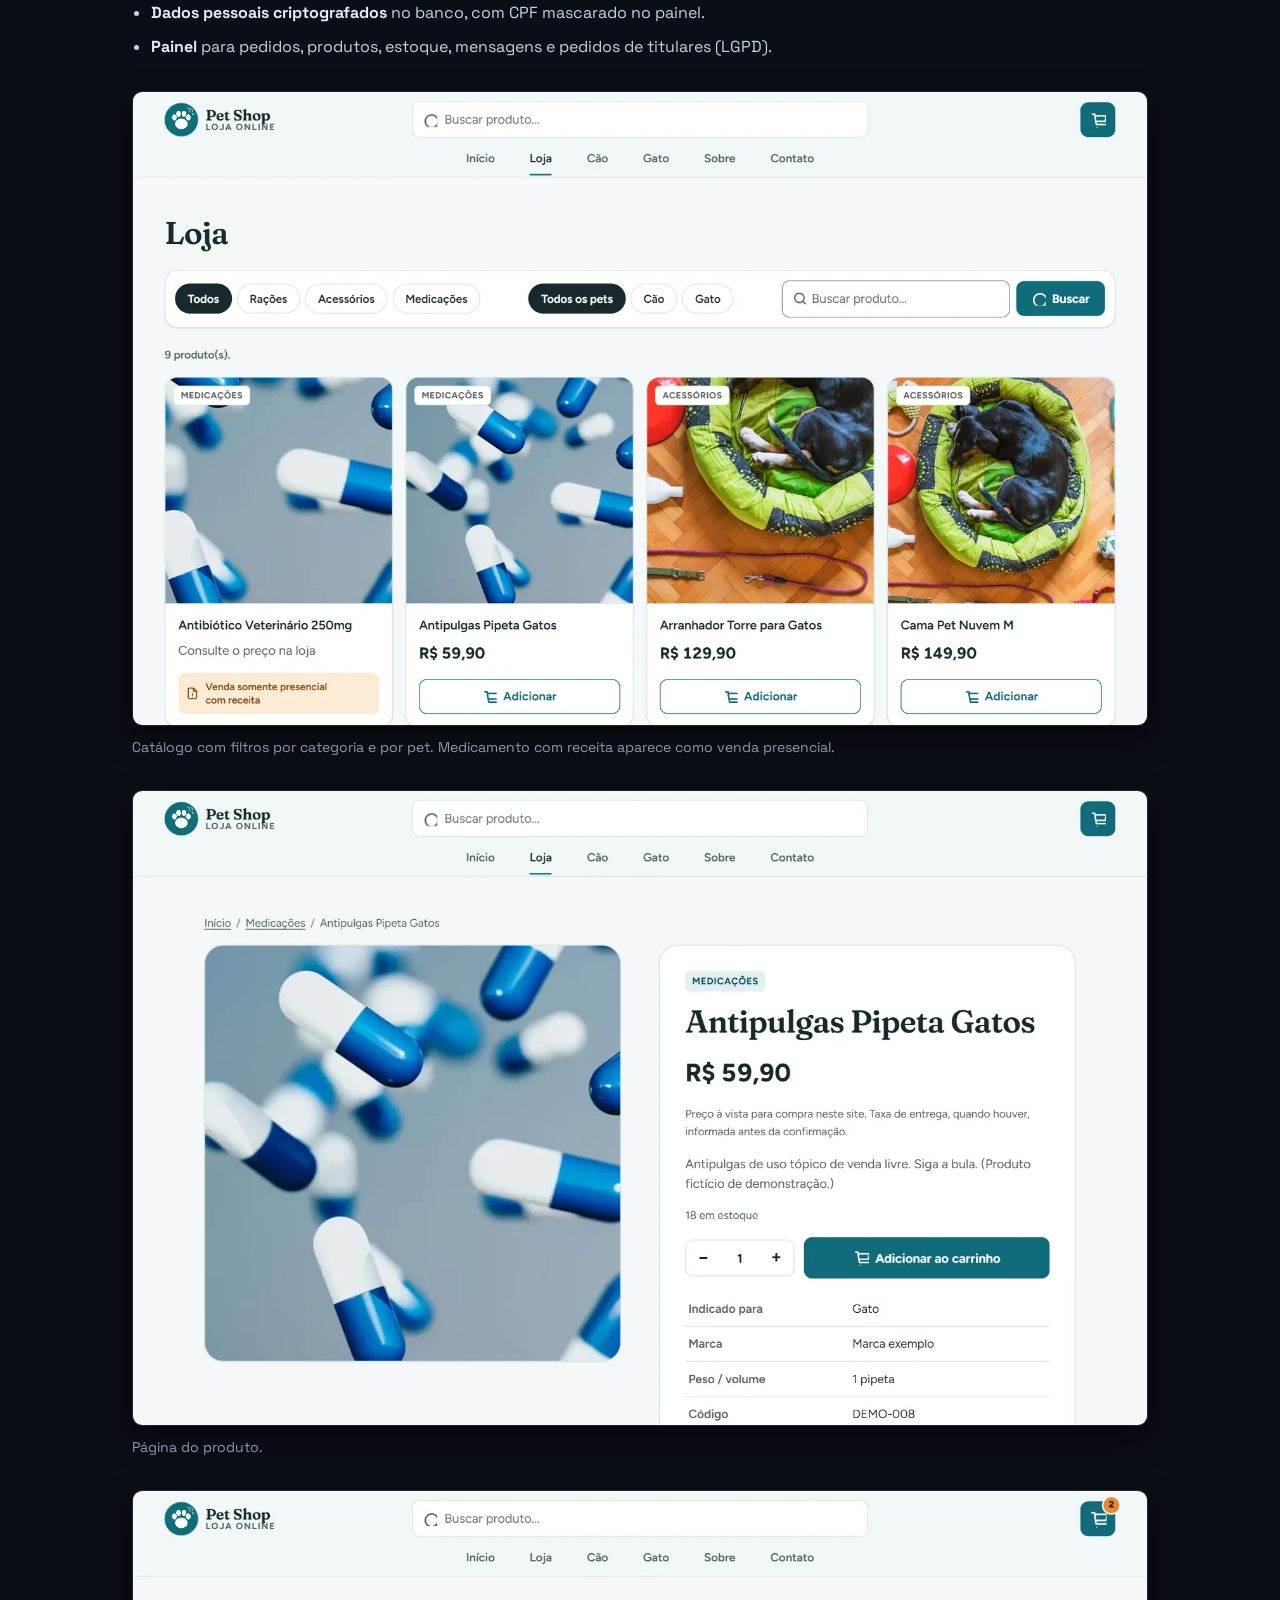
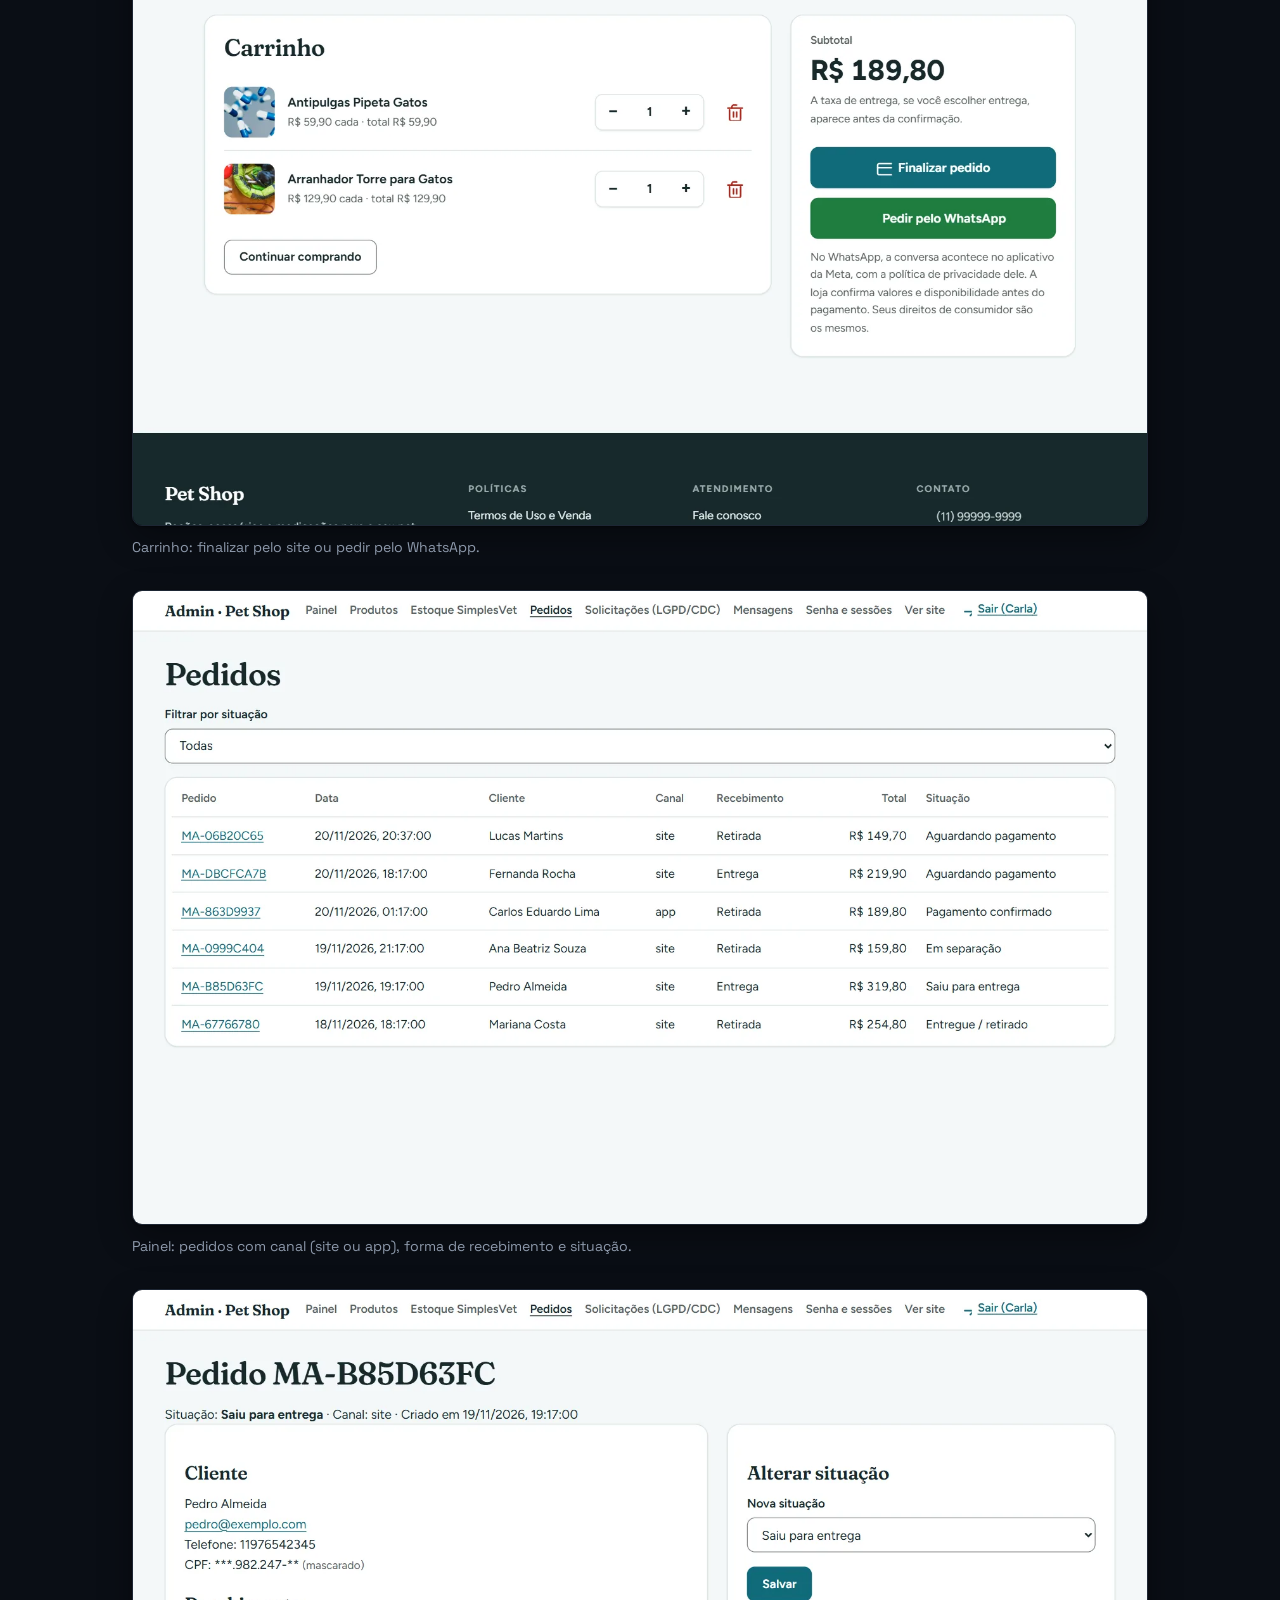
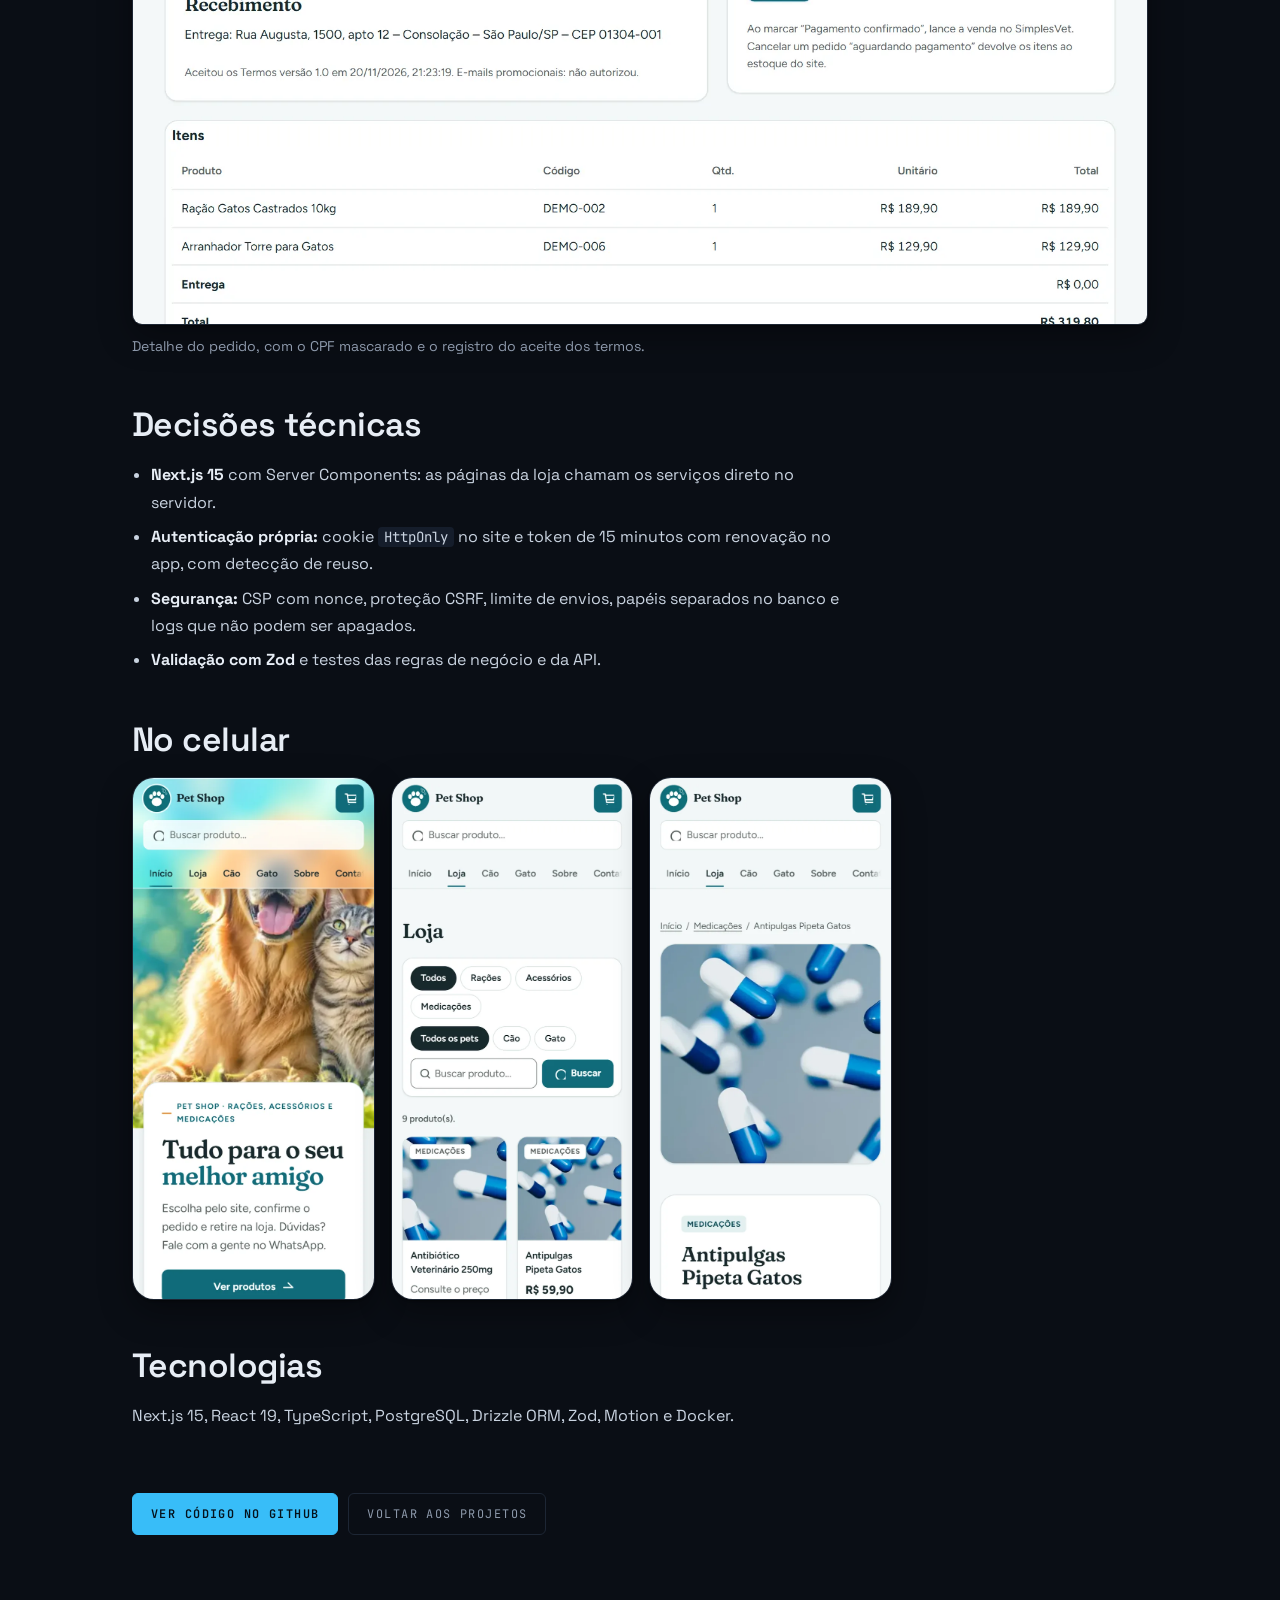
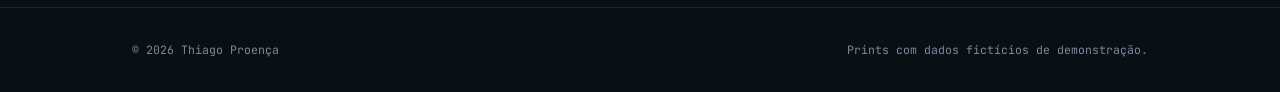
<file: projetos/loja-pet.html>
<!doctype html>
<html lang="pt-BR">
<head>
  <meta charset="utf-8">
  <meta name="viewport" content="width=device-width, initial-scale=1">
  <title>Loja online + API · Thiago Proença</title>
  <meta name="description" content="Estudo de caso: loja online de pet shop com painel administrativo e API REST para app, com foco em segurança e LGPD.">
  <meta property="og:title" content="Loja online + API · Estudo de caso">
  <meta property="og:image" content="../img/loja-pet/home.webp">
  <link rel="preconnect" href="https://fonts.googleapis.com">
  <link rel="preconnect" href="https://fonts.gstatic.com" crossorigin>
  <link href="https://fonts.googleapis.com/css2?family=Space+Grotesk:wght@400;500;600&family=JetBrains+Mono:wght@400;500;600&display=swap" rel="stylesheet">
  <link rel="stylesheet" href="../style.css">
</head>
<body>
  <header class="topo">
    <div class="conteiner">
      <a class="marca" href="../">Thiago Proença <span>— Desenvolvedor Full-Stack</span></a>
      <nav class="menu" aria-label="Seções">
        <a href="../#sobre">Sobre mim</a>
        <a href="../#competencias">Competências</a>
        <a href="../#experiencia">Experiência</a>
        <a href="../#projetos">Projetos</a>
        <a href="../#contato">Contato</a>
      </nav>
    </div>
  </header>

  <main>
    <div class="conteiner">
      <div class="caso-cabeca">
        <a class="voltar" href="../#projetos">← Todos os projetos</a>
        <span class="rotulo" style="display:block">Estudo de caso</span>
        <h1>Loja online + API</h1>
        <p class="sub">Loja de rações, acessórios e medicações com retirada na loja ou entrega, painel administrativo e uma API pronta para um aplicativo.</p>
        <dl class="fatos">
          <div><dt>Tipo</dt><dd>Loja online e API</dd></div>
          <div><dt>Meu papel</dt><dd>Desenvolvimento, testes e documentação</dd></div>
          <div><dt>Plataforma</dt><dd>Web, com API para app</dd></div>
          <div><dt>Banco</dt><dd>PostgreSQL (Drizzle ORM)</dd></div>
        </dl>
      </div>

      <figure>
        <img src="../img/loja-pet/home.webp" alt="Página inicial da loja com foto de um cachorro e um gato" width="1600" height="1000">
        <figcaption>Página inicial.</figcaption>
      </figure>
      <div class="texto">
        <h2>O desafio</h2>
        <p>Vender medicamento veterinário pela internet tem regras: alguns só com receita na loja, controlados nunca podem aparecer. Além disso, a loja guarda dados pessoais (nome, telefone, CPF, endereço), então precisava estar de acordo com a LGPD e o Código de Defesa do Consumidor.</p>
        <h2>A solução</h2>
        <ul>
        <li><strong>Mesmas regras para o site e para o app:</strong> o preço sempre vem do banco, o estoque é conferido de novo ao confirmar e medicamento com receita não entra no carrinho.</li>
        <li><strong>Dados pessoais criptografados</strong> no banco, com CPF mascarado no painel.</li>
        <li><strong>Painel</strong> para pedidos, produtos, estoque, mensagens e pedidos de titulares (LGPD).</li>
        </ul>
      </div>
      <figure>
        <img src="../img/loja-pet/produtos.webp" alt="Catálogo com filtros por categoria e por pet" width="1600" height="1000" loading="lazy">
        <figcaption>Catálogo com filtros por categoria e por pet. Medicamento com receita aparece como venda presencial.</figcaption>
      </figure>
      <figure>
        <img src="../img/loja-pet/produto.webp" alt="Página do produto com preço, estoque e botão de adicionar ao carrinho" width="1600" height="1000" loading="lazy">
        <figcaption>Página do produto.</figcaption>
      </figure>
      <figure>
        <img src="../img/loja-pet/carrinho.webp" alt="Carrinho com dois itens e opção de pedir pelo WhatsApp" width="1600" height="1000" loading="lazy">
        <figcaption>Carrinho: finalizar pelo site ou pedir pelo WhatsApp.</figcaption>
      </figure>
      <figure>
        <img src="../img/loja-pet/admin-pedidos.webp" alt="Lista de pedidos no painel administrativo com a situação de cada um" width="1600" height="1000" loading="lazy">
        <figcaption>Painel: pedidos com canal (site ou app), forma de recebimento e situação.</figcaption>
      </figure>
      <figure>
        <img src="../img/loja-pet/admin-pedido.webp" alt="Detalhe de um pedido com dados do cliente e CPF mascarado" width="1600" height="1000" loading="lazy">
        <figcaption>Detalhe do pedido, com o CPF mascarado e o registro do aceite dos termos.</figcaption>
      </figure>
      <div class="texto">
        <h2>Decisões técnicas</h2>
        <ul>
        <li><strong>Next.js 15</strong> com Server Components: as páginas da loja chamam os serviços direto no servidor.</li>
        <li><strong>Autenticação própria:</strong> cookie <code>HttpOnly</code> no site e token de 15 minutos com renovação no app, com detecção de reuso.</li>
        <li><strong>Segurança:</strong> CSP com nonce, proteção CSRF, limite de envios, papéis separados no banco e logs que não podem ser apagados.</li>
        <li><strong>Validação com Zod</strong> e testes das regras de negócio e da API.</li>
        </ul>
      </div>
      <h2 style="margin-top:48px">No celular</h2>
      <div class="celulares">
        <figure><img src="../img/loja-pet/cel-home.webp" alt="Página inicial no celular" width="640" height="1385" loading="lazy"></figure>
        <figure><img src="../img/loja-pet/cel-produtos.webp" alt="Catálogo no celular" width="640" height="1385" loading="lazy"></figure>
        <figure><img src="../img/loja-pet/cel-produto.webp" alt="Produto no celular" width="640" height="1385" loading="lazy"></figure>
      </div>
      <div class="texto">
        <h2>Tecnologias</h2>
        <p>Next.js 15, React 19, TypeScript, PostgreSQL, Drizzle ORM, Zod, Motion e Docker.</p>
      </div>

      <section style="padding:48px 0 72px">
        <div class="acoes" style="margin:0">
          <a class="botao primario" href="https://github.com/devthiagoferreira96-hue/site-pet-shop" target="_blank" rel="noopener">Ver código no GitHub</a>
          <a class="botao" href="../#projetos">Voltar aos projetos</a>
        </div>
      </section>
    </div>
  </main>

  <footer class="rodape">
    <div class="conteiner">
      <span>© 2026 Thiago Proença</span>
      <span>Prints com dados fictícios de demonstração.</span>
    </div>
  </footer>
</body>
</html>
</file>
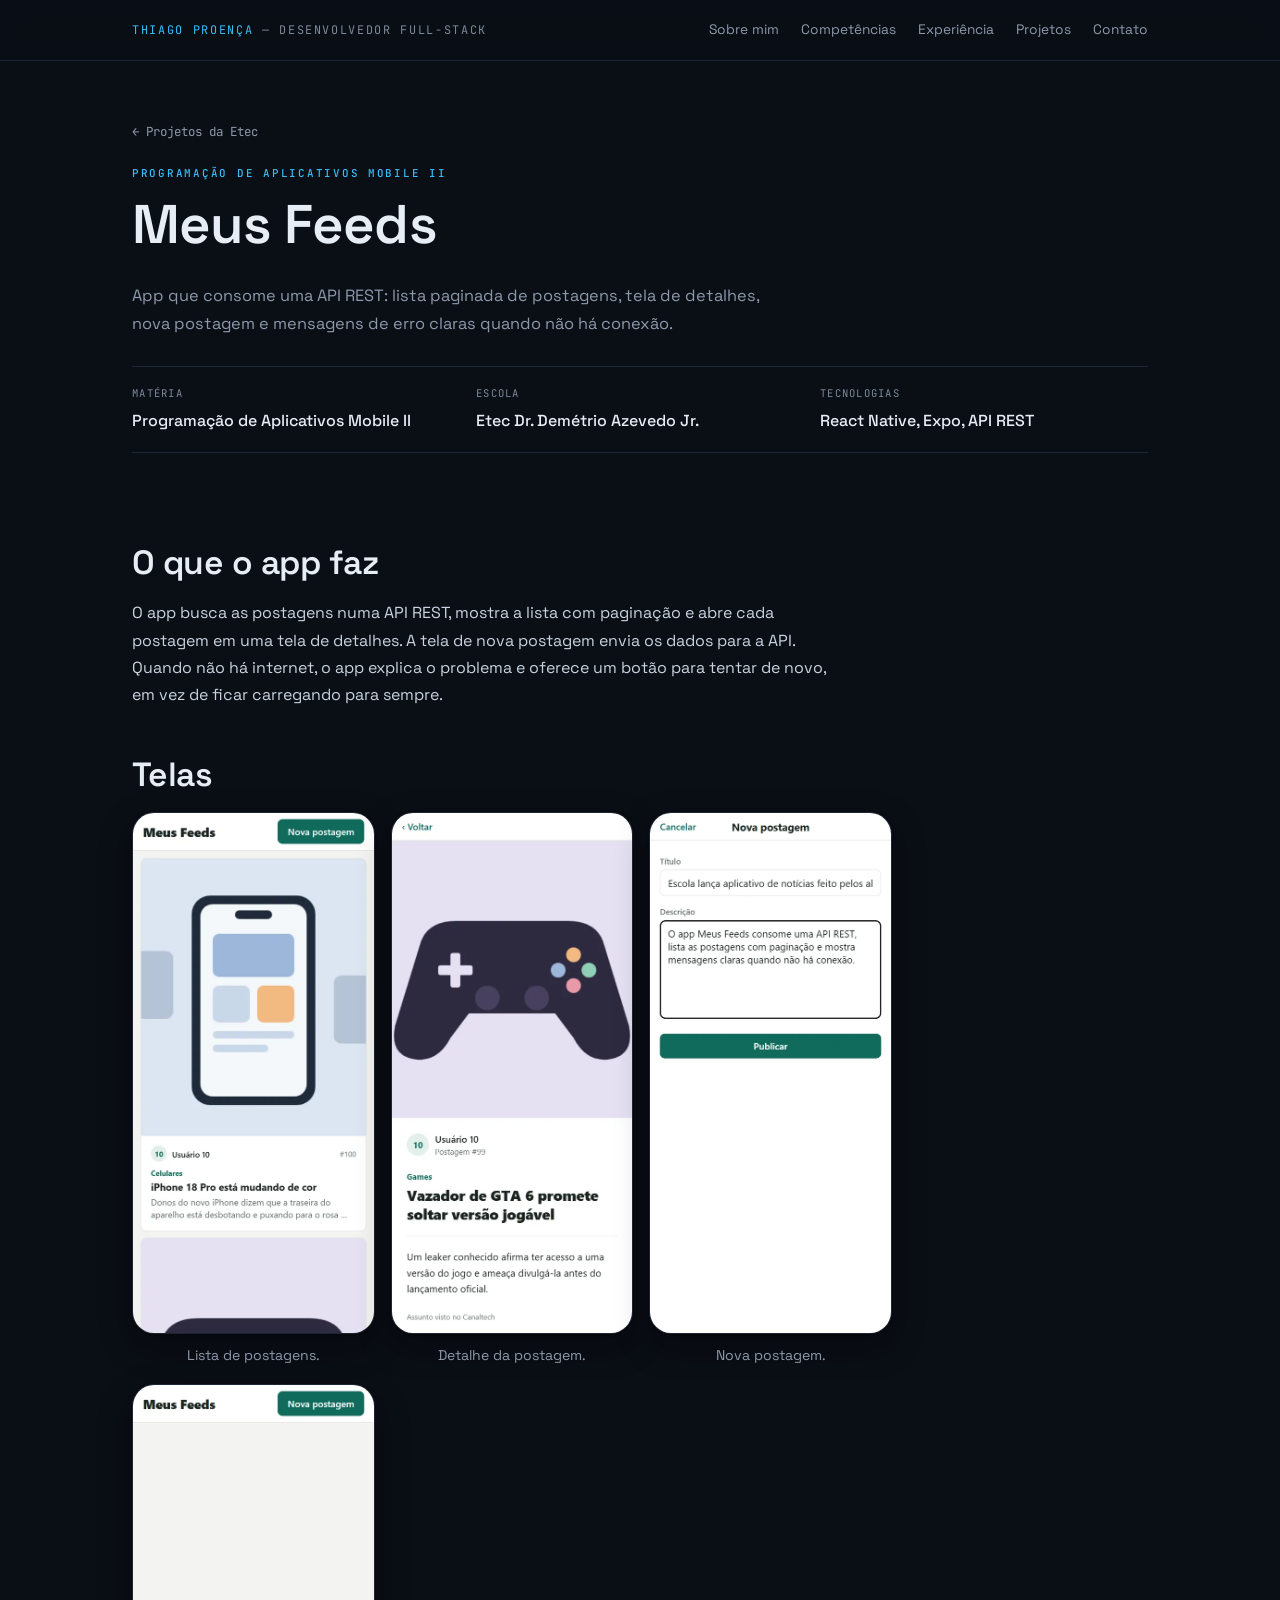
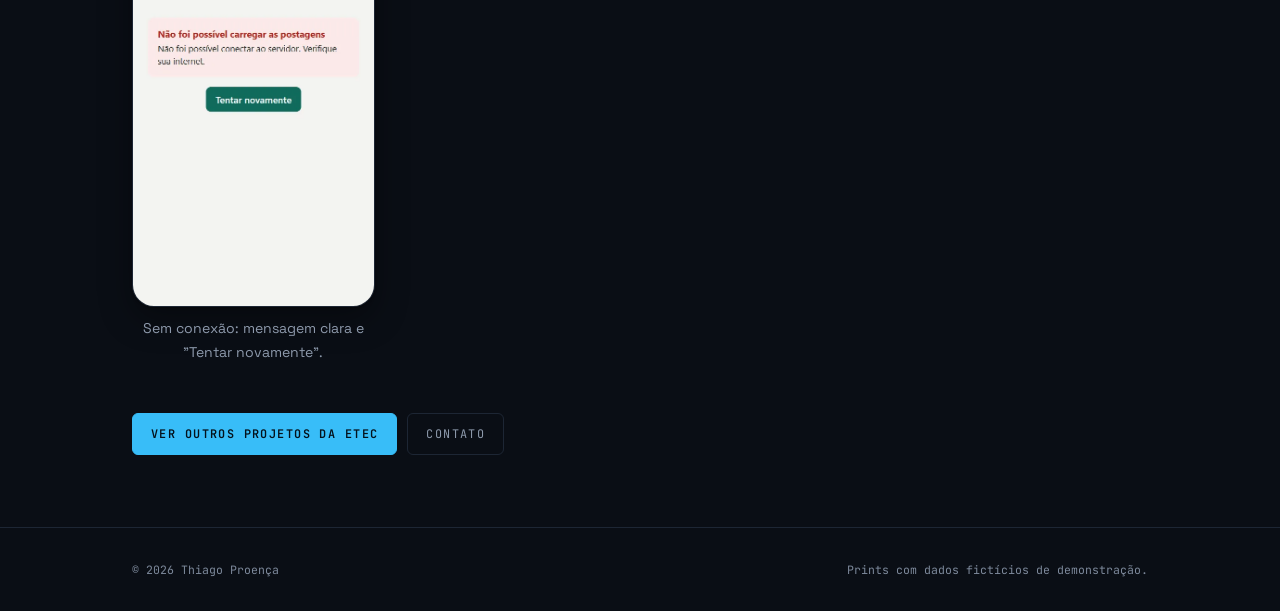
<file: projetos/meus-feeds.html>
<!doctype html>
<html lang="pt-BR">
<head>
  <meta charset="utf-8">
  <meta name="viewport" content="width=device-width, initial-scale=1">
  <title>Meus Feeds · Thiago Proença</title>
  <meta name="description" content="App que consome uma API REST: lista paginada de postagens, tela de detalhes, nova postagem e mensagens de erro claras quando não há conexão.">
  <meta property="og:title" content="Meus Feeds · Projeto da Etec">
  <meta property="og:image" content="../img/etec/feeds-lista.webp">
  <link rel="preconnect" href="https://fonts.googleapis.com">
  <link rel="preconnect" href="https://fonts.gstatic.com" crossorigin>
  <link href="https://fonts.googleapis.com/css2?family=Space+Grotesk:wght@400;500;600&family=JetBrains+Mono:wght@400;500;600&display=swap" rel="stylesheet">
  <link rel="stylesheet" href="../style.css">
</head>
<body>
  <header class="topo">
    <div class="conteiner">
      <a class="marca" href="../">Thiago Proença <span>— Desenvolvedor Full-Stack</span></a>
      <nav class="menu" aria-label="Seções">
        <a href="../#sobre">Sobre mim</a>
        <a href="../#competencias">Competências</a>
        <a href="../#experiencia">Experiência</a>
        <a href="../#projetos">Projetos</a>
        <a href="../#contato">Contato</a>
      </nav>
    </div>
  </header>

  <main>
    <div class="conteiner">
      <div class="caso-cabeca">
        <a class="voltar" href="../#projetos">← Projetos da Etec</a>
        <span class="rotulo" style="display:block">Programação de Aplicativos Mobile II</span>
        <h1>Meus Feeds</h1>
        <p class="sub">App que consome uma API REST: lista paginada de postagens, tela de detalhes, nova postagem e mensagens de erro claras quando não há conexão.</p>
        <dl class="fatos">
          <div><dt>Matéria</dt><dd>Programação de Aplicativos Mobile II</dd></div>
          <div><dt>Escola</dt><dd>Etec Dr. Demétrio Azevedo Jr.</dd></div>
          <div><dt>Tecnologias</dt><dd>React Native, Expo, API REST</dd></div>
        </dl>
      </div>

      <div class="texto">
        <h2>O que o app faz</h2>
        <p>O app busca as postagens numa API REST, mostra a lista com paginação e abre cada postagem em uma tela de detalhes. A tela de nova postagem envia os dados para a API. Quando não há internet, o app explica o problema e oferece um botão para tentar de novo, em vez de ficar carregando para sempre.</p>
      </div>
      <h2 style="margin-top:48px">Telas</h2>
      <div class="celulares todas">
        <figure><img src="../img/etec/feeds-lista.webp" alt="Lista de postagens" width="520" height="1125" loading="lazy"><figcaption>Lista de postagens.</figcaption></figure>
        <figure><img src="../img/etec/feeds-detalhe.webp" alt="Detalhe de uma postagem" width="520" height="1125" loading="lazy"><figcaption>Detalhe da postagem.</figcaption></figure>
        <figure><img src="../img/etec/feeds-nova.webp" alt="Formulário de nova postagem" width="520" height="1125" loading="lazy"><figcaption>Nova postagem.</figcaption></figure>
        <figure><img src="../img/etec/feeds-erro.webp" alt="Mensagem de erro quando não há conexão" width="520" height="1125" loading="lazy"><figcaption>Sem conexão: mensagem clara e "Tentar novamente".</figcaption></figure>
      </div>

      <section style="padding:48px 0 72px">
        <div class="acoes" style="margin:0">
          <a class="botao primario" href="../#projetos">Ver outros projetos da Etec</a>
          <a class="botao" href="../#contato">Contato</a>
        </div>
      </section>
    </div>
  </main>

  <footer class="rodape">
    <div class="conteiner">
      <span>© 2026 Thiago Proença</span>
      <span>Prints com dados fictícios de demonstração.</span>
    </div>
  </footer>
</body>
</html>
</file>
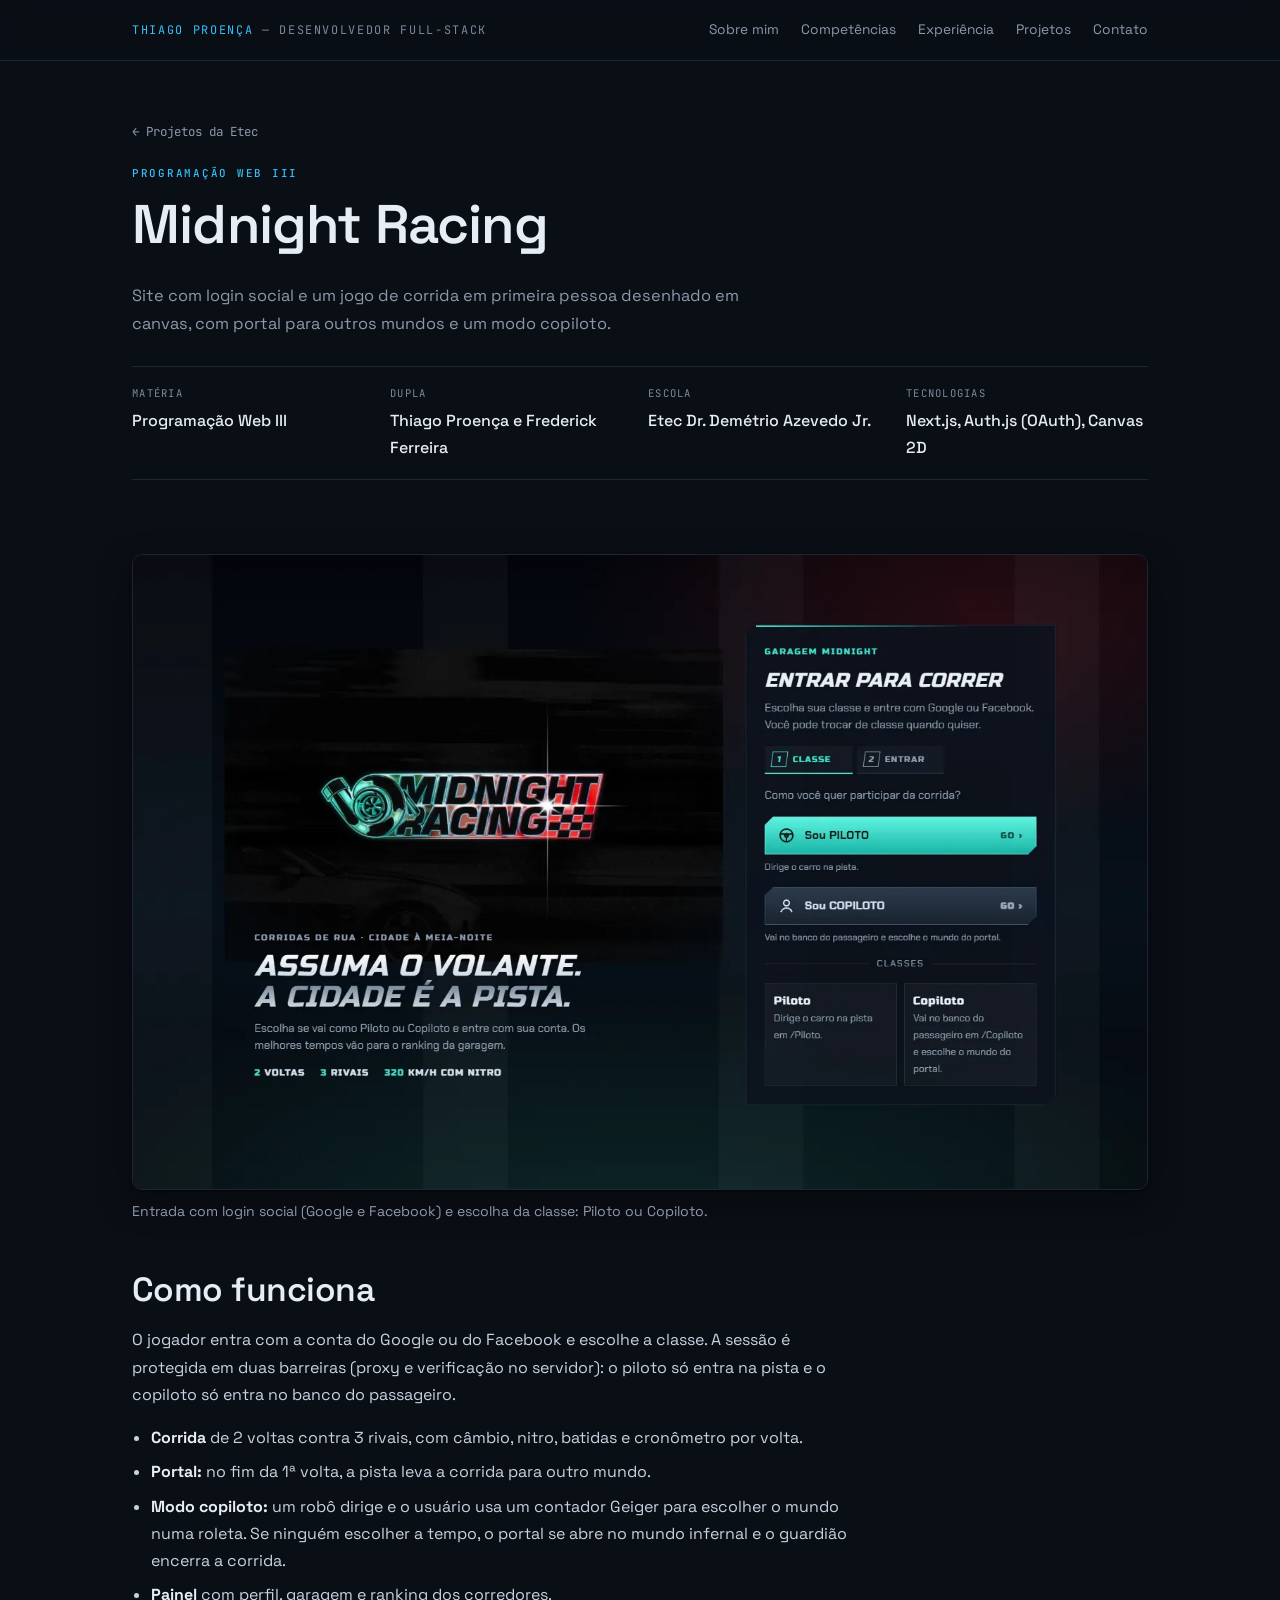
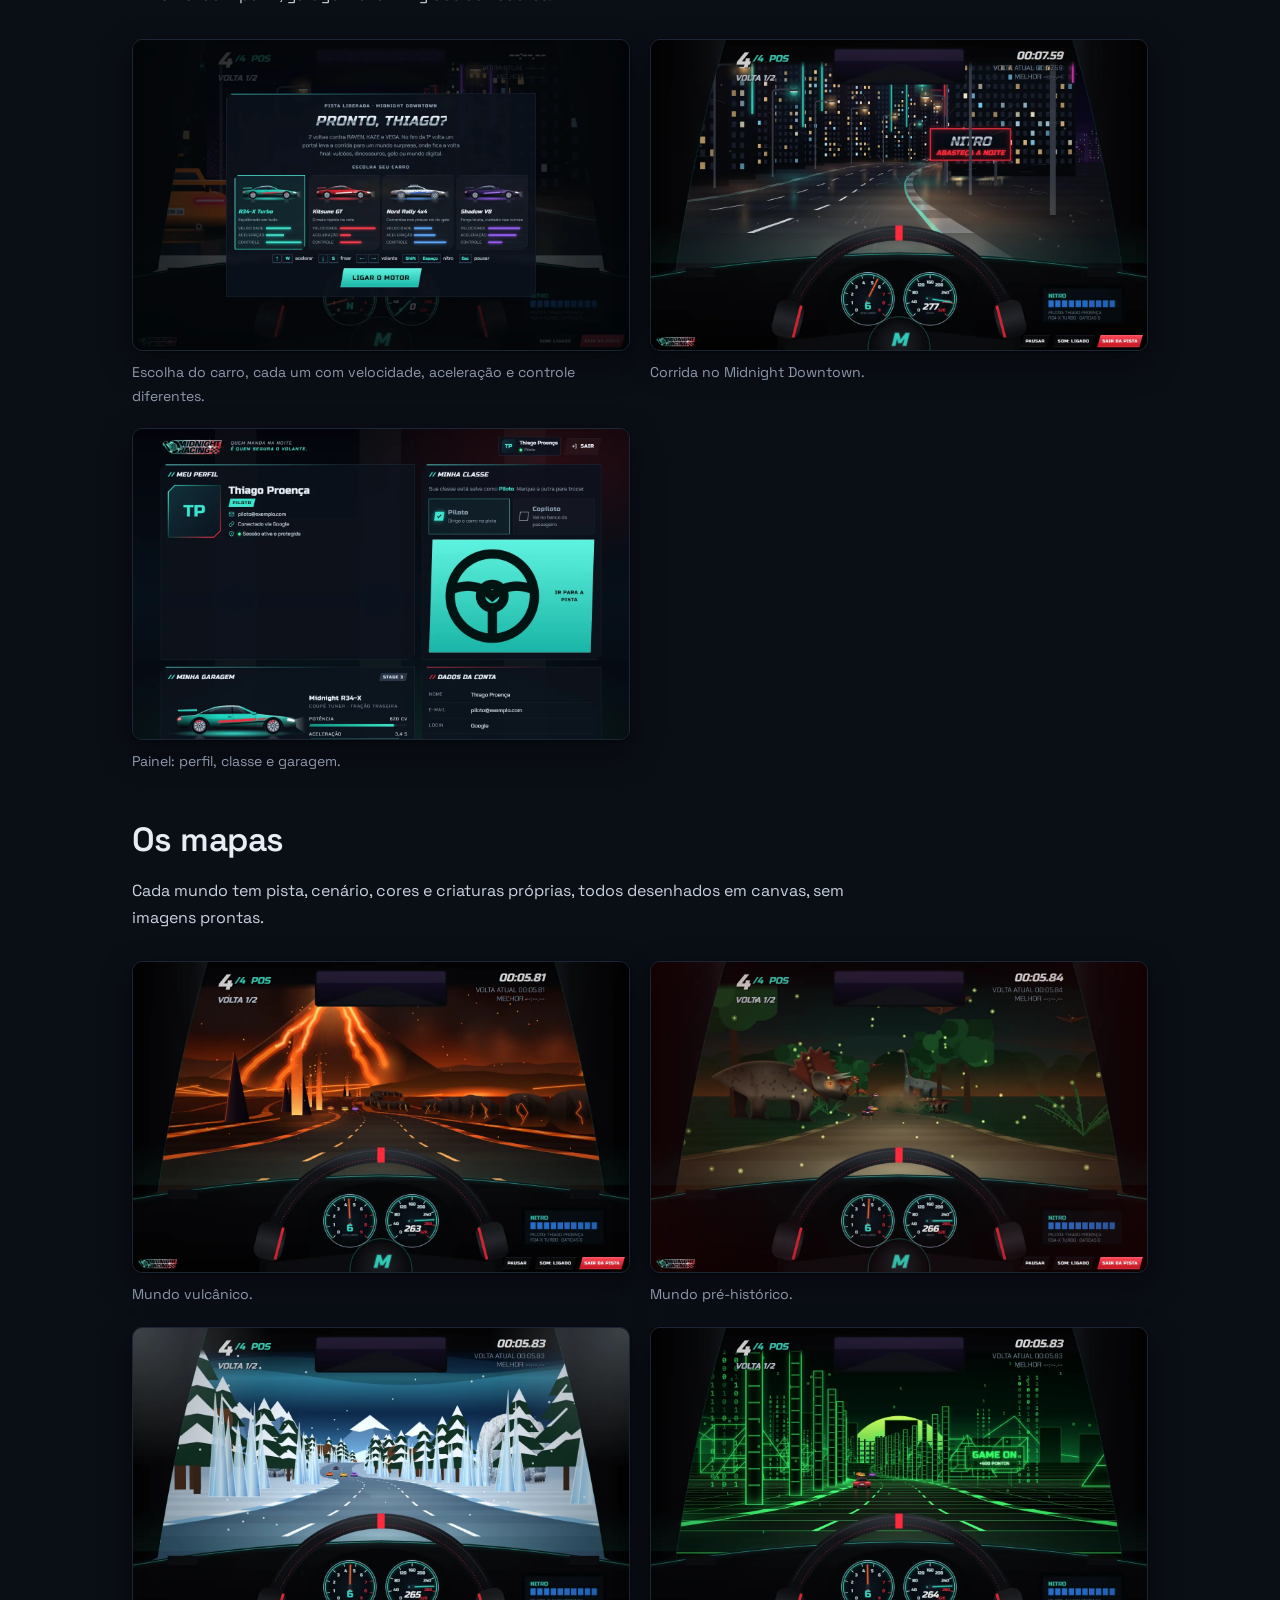
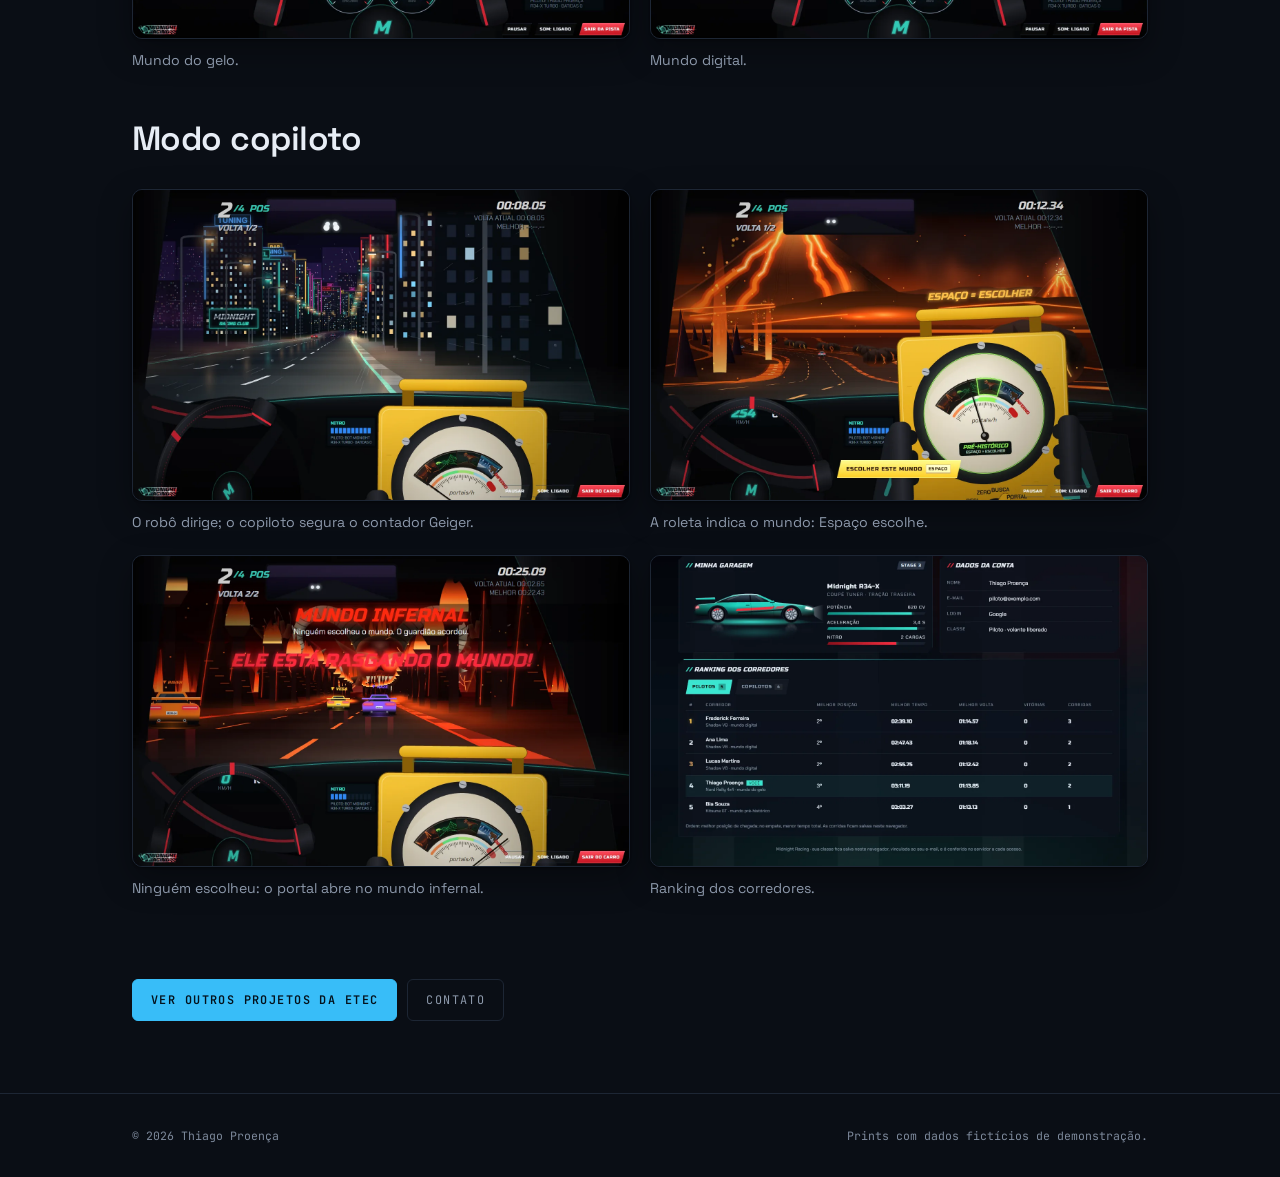
<file: projetos/midnight-racing.html>
<!doctype html>
<html lang="pt-BR">
<head>
  <meta charset="utf-8">
  <meta name="viewport" content="width=device-width, initial-scale=1">
  <title>Midnight Racing · Thiago Proença</title>
  <meta name="description" content="Site com login social e um jogo de corrida em primeira pessoa desenhado em canvas, com portal para outros mundos e um modo copiloto.">
  <meta property="og:title" content="Midnight Racing · Projeto da Etec">
  <meta property="og:image" content="../img/etec/mid-mundo-vulcao.webp">
  <link rel="preconnect" href="https://fonts.googleapis.com">
  <link rel="preconnect" href="https://fonts.gstatic.com" crossorigin>
  <link href="https://fonts.googleapis.com/css2?family=Space+Grotesk:wght@400;500;600&family=JetBrains+Mono:wght@400;500;600&display=swap" rel="stylesheet">
  <link rel="stylesheet" href="../style.css">
</head>
<body>
  <header class="topo">
    <div class="conteiner">
      <a class="marca" href="../">Thiago Proença <span>— Desenvolvedor Full-Stack</span></a>
      <nav class="menu" aria-label="Seções">
        <a href="../#sobre">Sobre mim</a>
        <a href="../#competencias">Competências</a>
        <a href="../#experiencia">Experiência</a>
        <a href="../#projetos">Projetos</a>
        <a href="../#contato">Contato</a>
      </nav>
    </div>
  </header>

  <main>
    <div class="conteiner">
      <div class="caso-cabeca">
        <a class="voltar" href="../#projetos">← Projetos da Etec</a>
        <span class="rotulo" style="display:block">Programação Web III</span>
        <h1>Midnight Racing</h1>
        <p class="sub">Site com login social e um jogo de corrida em primeira pessoa desenhado em canvas, com portal para outros mundos e um modo copiloto.</p>
        <dl class="fatos">
          <div><dt>Matéria</dt><dd>Programação Web III</dd></div>
          <div><dt>Dupla</dt><dd>Thiago Proença e Frederick Ferreira</dd></div>
          <div><dt>Escola</dt><dd>Etec Dr. Demétrio Azevedo Jr.</dd></div>
          <div><dt>Tecnologias</dt><dd>Next.js, Auth.js (OAuth), Canvas 2D</dd></div>
        </dl>
      </div>

      <figure>
        <img src="../img/etec/midnight-login.webp" alt="Tela de entrada do Midnight Racing com login pelo Google e pelo Facebook" width="1440" height="900">
        <figcaption>Entrada com login social (Google e Facebook) e escolha da classe: Piloto ou Copiloto.</figcaption>
      </figure>
      <div class="texto">
        <h2>Como funciona</h2>
        <p>O jogador entra com a conta do Google ou do Facebook e escolhe a classe. A sessão é protegida em duas barreiras (proxy e verificação no servidor): o piloto só entra na pista e o copiloto só entra no banco do passageiro.</p>
        <ul>
        <li><strong>Corrida</strong> de 2 voltas contra 3 rivais, com câmbio, nitro, batidas e cronômetro por volta.</li>
        <li><strong>Portal:</strong> no fim da 1ª volta, a pista leva a corrida para outro mundo.</li>
        <li><strong>Modo copiloto:</strong> um robô dirige e o usuário usa um contador Geiger para escolher o mundo numa roleta. Se ninguém escolher a tempo, o portal se abre no mundo infernal e o guardião encerra a corrida.</li>
        <li><strong>Painel</strong> com perfil, garagem e ranking dos corredores.</li>
        </ul>
      </div>
      <div class="galeria">
        <figure>
          <img src="../img/etec/mid-piloto.webp" alt="Escolha do carro antes da corrida" width="1440" height="900" loading="lazy">
          <figcaption>Escolha do carro, cada um com velocidade, aceleração e controle diferentes.</figcaption>
        </figure>
        <figure>
          <img src="../img/etec/mid-corrida.webp" alt="Corrida na cidade vista de dentro do carro" width="1440" height="900" loading="lazy">
          <figcaption>Corrida no Midnight Downtown.</figcaption>
        </figure>
        <figure>
          <img src="../img/etec/mid-dashboard.webp" alt="Painel do jogador com perfil, classe e garagem" width="1440" height="900" loading="lazy">
          <figcaption>Painel: perfil, classe e garagem.</figcaption>
        </figure>
      </div>
      <div class="texto">
        <h2>Os mapas</h2>
        <p>Cada mundo tem pista, cenário, cores e criaturas próprias, todos desenhados em canvas, sem imagens prontas.</p>
      </div>
      <div class="galeria">
        <figure>
          <img src="../img/etec/mid-mundo-vulcao.webp" alt="Pista no mundo vulcânico com lava e vulcão ao fundo" width="1440" height="900" loading="lazy">
          <figcaption>Mundo vulcânico.</figcaption>
        </figure>
        <figure>
          <img src="../img/etec/mid-mundo-jurassico.webp" alt="Pista no mundo pré-histórico com dinossauros" width="1440" height="900" loading="lazy">
          <figcaption>Mundo pré-histórico.</figcaption>
        </figure>
        <figure>
          <img src="../img/etec/mid-mundo-gelo.webp" alt="Pista no mundo do gelo com pinheiros e montanhas nevadas" width="1440" height="900" loading="lazy">
          <figcaption>Mundo do gelo.</figcaption>
        </figure>
        <figure>
          <img src="../img/etec/mid-mundo-digital.webp" alt="Pista no mundo digital em linhas verdes" width="1440" height="900" loading="lazy">
          <figcaption>Mundo digital.</figcaption>
        </figure>
      </div>
      <div class="texto">
        <h2>Modo copiloto</h2>
      </div>
      <div class="galeria">
        <figure>
          <img src="../img/etec/mid-copiloto.webp" alt="Banco do passageiro com o contador Geiger" width="1440" height="900" loading="lazy">
          <figcaption>O robô dirige; o copiloto segura o contador Geiger.</figcaption>
        </figure>
        <figure>
          <img src="../img/etec/mid-copiloto-roleta.webp" alt="Roleta do contador Geiger para escolher o mundo" width="1440" height="900" loading="lazy">
          <figcaption>A roleta indica o mundo: Espaço escolhe.</figcaption>
        </figure>
        <figure>
          <img src="../img/etec/mid-inferno.webp" alt="Mundo infernal com o guardião destruindo a pista" width="1440" height="900" loading="lazy">
          <figcaption>Ninguém escolheu: o portal abre no mundo infernal.</figcaption>
        </figure>
        <figure>
          <img src="../img/etec/mid-ranking.webp" alt="Ranking dos corredores com melhor tempo e vitórias" width="1440" height="900" loading="lazy">
          <figcaption>Ranking dos corredores.</figcaption>
        </figure>
      </div>

      <section style="padding:48px 0 72px">
        <div class="acoes" style="margin:0">
          <a class="botao primario" href="../#projetos">Ver outros projetos da Etec</a>
          <a class="botao" href="../#contato">Contato</a>
        </div>
      </section>
    </div>
  </main>

  <footer class="rodape">
    <div class="conteiner">
      <span>© 2026 Thiago Proença</span>
      <span>Prints com dados fictícios de demonstração.</span>
    </div>
  </footer>
</body>
</html>
</file>
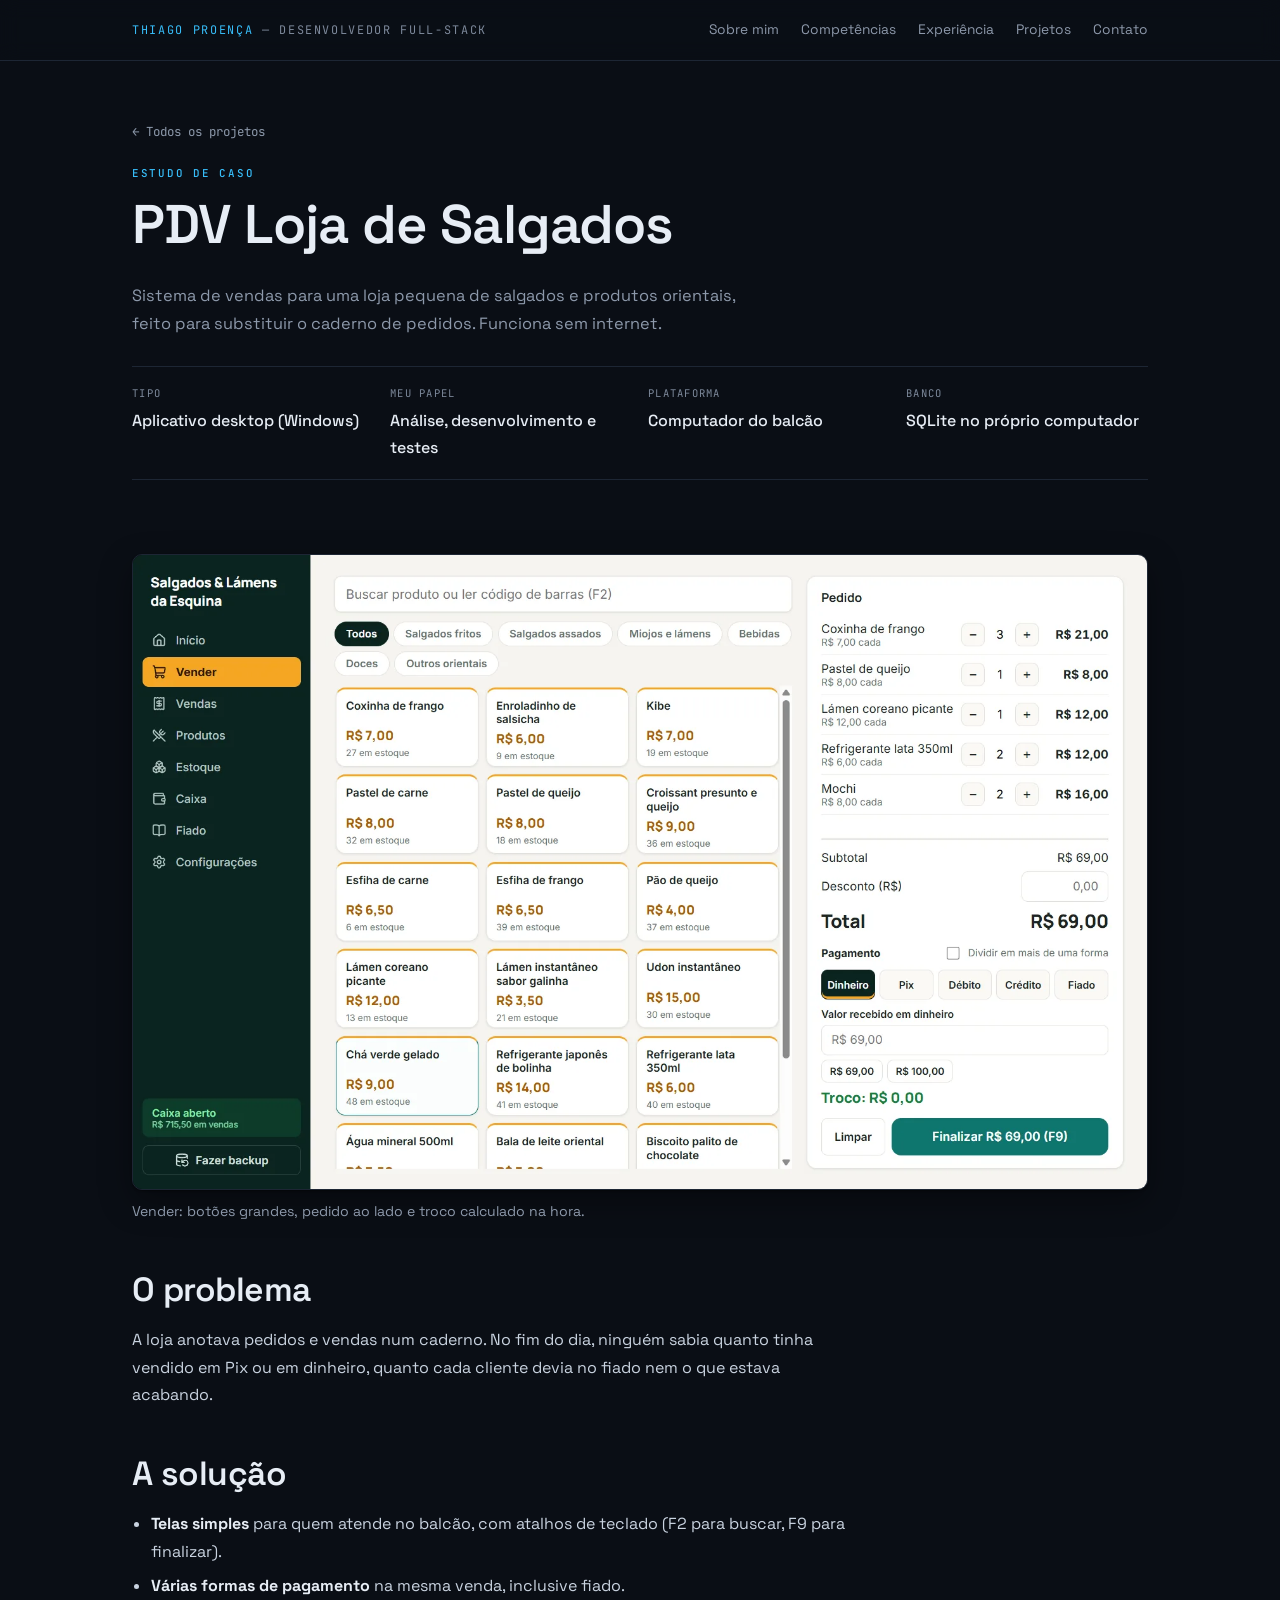
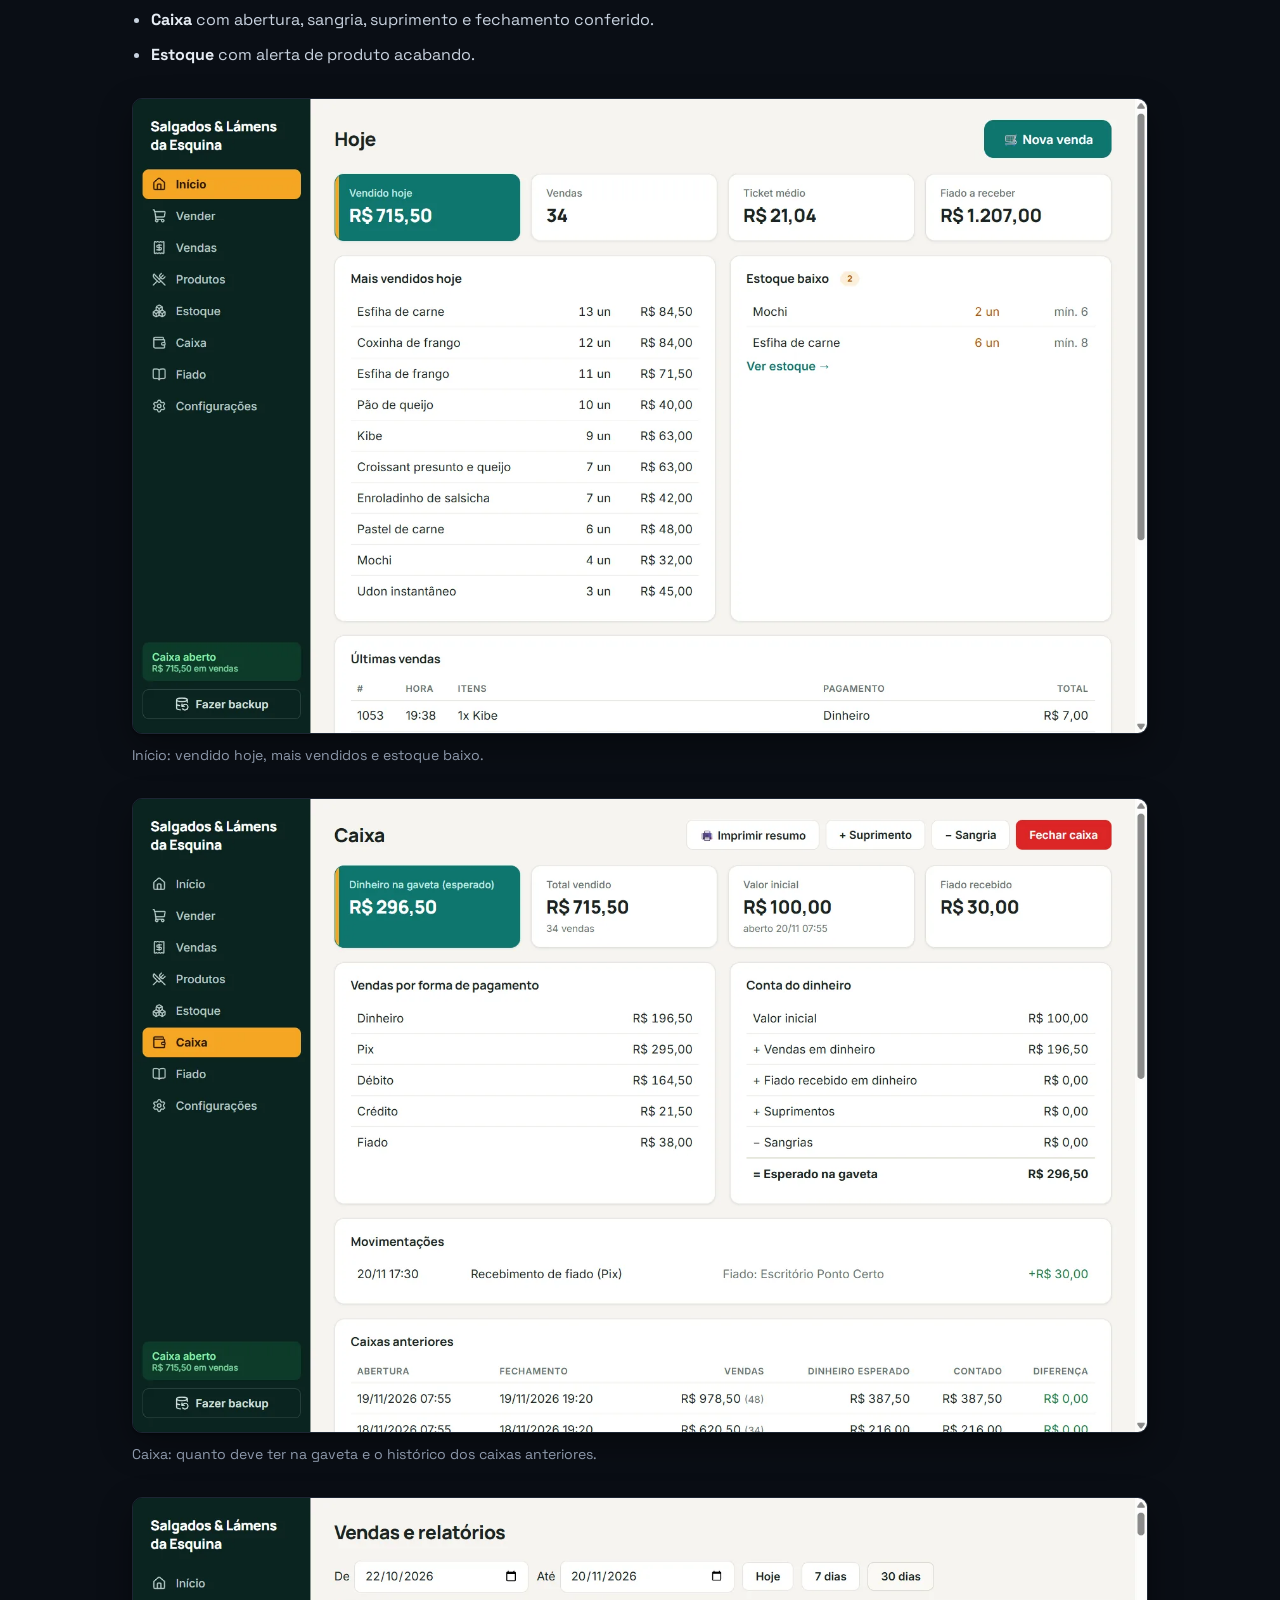
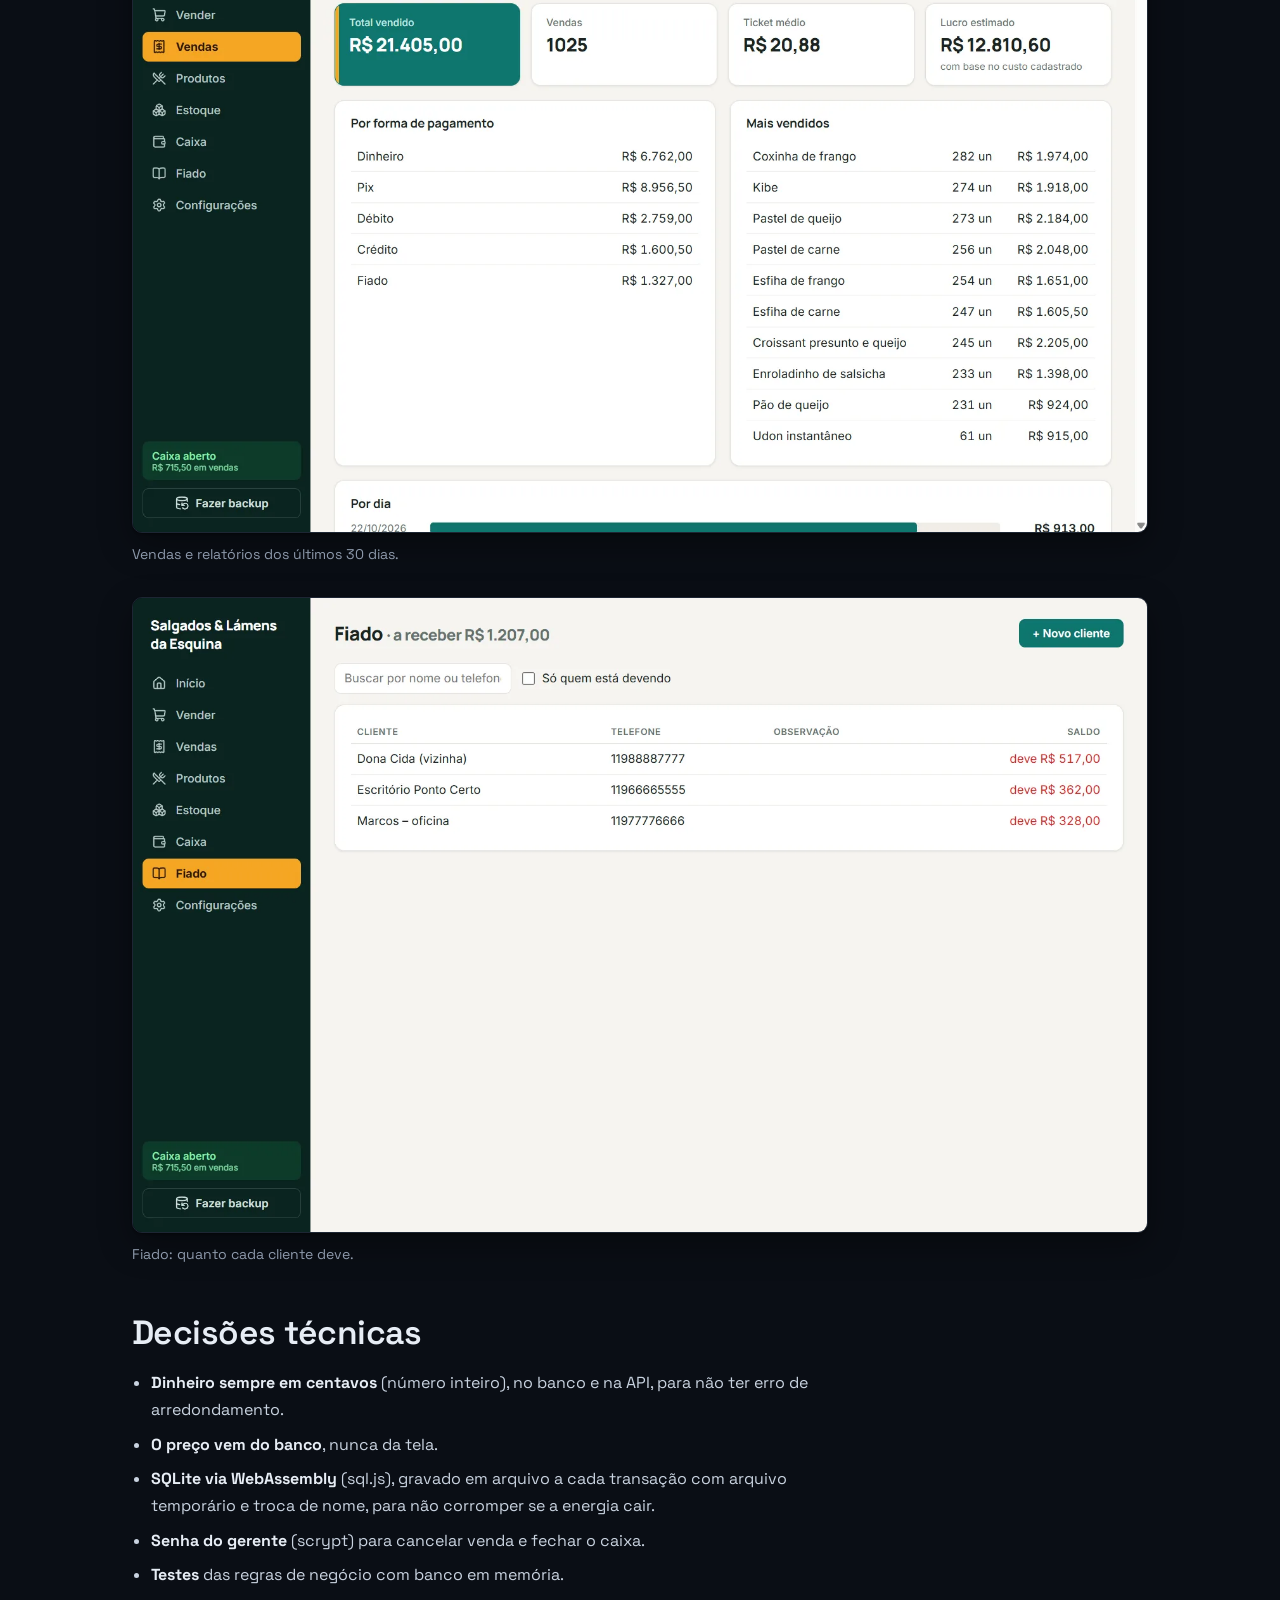
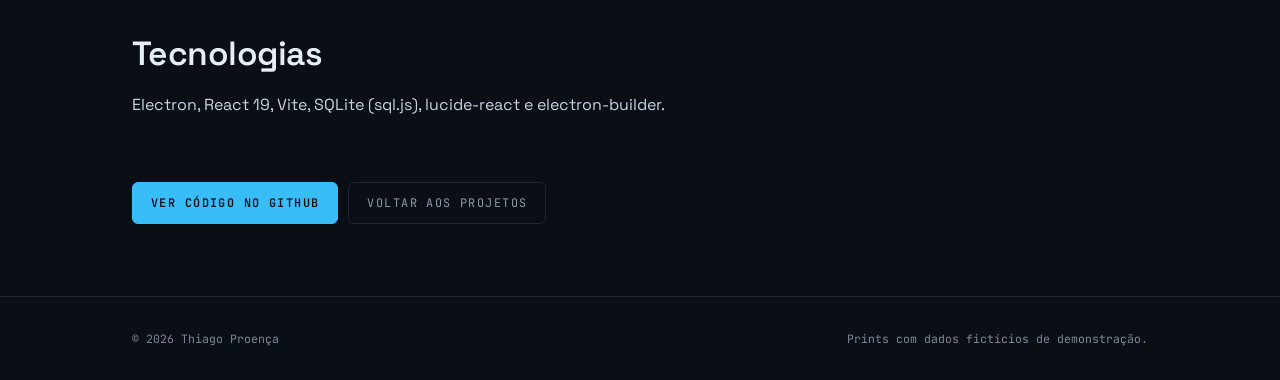
<file: projetos/pdv-salgados.html>
<!doctype html>
<html lang="pt-BR">
<head>
  <meta charset="utf-8">
  <meta name="viewport" content="width=device-width, initial-scale=1">
  <title>PDV Loja de Salgados · Thiago Proença</title>
  <meta name="description" content="Estudo de caso: sistema de vendas desktop que funciona sem internet para uma loja de salgados e produtos orientais.">
  <meta property="og:title" content="PDV Loja de Salgados · Estudo de caso">
  <meta property="og:image" content="../img/pdv-salgados/vender.webp">
  <link rel="preconnect" href="https://fonts.googleapis.com">
  <link rel="preconnect" href="https://fonts.gstatic.com" crossorigin>
  <link href="https://fonts.googleapis.com/css2?family=Space+Grotesk:wght@400;500;600&family=JetBrains+Mono:wght@400;500;600&display=swap" rel="stylesheet">
  <link rel="stylesheet" href="../style.css">
</head>
<body>
  <header class="topo">
    <div class="conteiner">
      <a class="marca" href="../">Thiago Proença <span>— Desenvolvedor Full-Stack</span></a>
      <nav class="menu" aria-label="Seções">
        <a href="../#sobre">Sobre mim</a>
        <a href="../#competencias">Competências</a>
        <a href="../#experiencia">Experiência</a>
        <a href="../#projetos">Projetos</a>
        <a href="../#contato">Contato</a>
      </nav>
    </div>
  </header>

  <main>
    <div class="conteiner">
      <div class="caso-cabeca">
        <a class="voltar" href="../#projetos">← Todos os projetos</a>
        <span class="rotulo" style="display:block">Estudo de caso</span>
        <h1>PDV Loja de Salgados</h1>
        <p class="sub">Sistema de vendas para uma loja pequena de salgados e produtos orientais, feito para substituir o caderno de pedidos. Funciona sem internet.</p>
        <dl class="fatos">
          <div><dt>Tipo</dt><dd>Aplicativo desktop (Windows)</dd></div>
          <div><dt>Meu papel</dt><dd>Análise, desenvolvimento e testes</dd></div>
          <div><dt>Plataforma</dt><dd>Computador do balcão</dd></div>
          <div><dt>Banco</dt><dd>SQLite no próprio computador</dd></div>
        </dl>
      </div>

      <figure>
        <img src="../img/pdv-salgados/vender.webp" alt="Tela de venda com os produtos em cartões e o pedido com total e troco" width="1600" height="1000">
        <figcaption>Vender: botões grandes, pedido ao lado e troco calculado na hora.</figcaption>
      </figure>
      <div class="texto">
        <h2>O problema</h2>
        <p>A loja anotava pedidos e vendas num caderno. No fim do dia, ninguém sabia quanto tinha vendido em Pix ou em dinheiro, quanto cada cliente devia no fiado nem o que estava acabando.</p>
        <h2>A solução</h2>
        <ul>
        <li><strong>Telas simples</strong> para quem atende no balcão, com atalhos de teclado (F2 para buscar, F9 para finalizar).</li>
        <li><strong>Várias formas de pagamento</strong> na mesma venda, inclusive fiado.</li>
        <li><strong>Caixa</strong> com abertura, sangria, suprimento e fechamento conferido.</li>
        <li><strong>Estoque</strong> com alerta de produto acabando.</li>
        </ul>
      </div>
      <figure>
        <img src="../img/pdv-salgados/inicio.webp" alt="Painel do dia com vendido, ticket médio, mais vendidos e estoque baixo" width="1600" height="1000" loading="lazy">
        <figcaption>Início: vendido hoje, mais vendidos e estoque baixo.</figcaption>
      </figure>
      <figure>
        <img src="../img/pdv-salgados/caixa.webp" alt="Caixa aberto com vendas por forma de pagamento e conta do dinheiro" width="1600" height="1000" loading="lazy">
        <figcaption>Caixa: quanto deve ter na gaveta e o histórico dos caixas anteriores.</figcaption>
      </figure>
      <figure>
        <img src="../img/pdv-salgados/vendas.webp" alt="Relatório de vendas dos últimos 30 dias" width="1600" height="1000" loading="lazy">
        <figcaption>Vendas e relatórios dos últimos 30 dias.</figcaption>
      </figure>
      <figure>
        <img src="../img/pdv-salgados/fiado.webp" alt="Lista de clientes do fiado com o saldo de cada um" width="1600" height="1000" loading="lazy">
        <figcaption>Fiado: quanto cada cliente deve.</figcaption>
      </figure>
      <div class="texto">
        <h2>Decisões técnicas</h2>
        <ul>
        <li><strong>Dinheiro sempre em centavos</strong> (número inteiro), no banco e na API, para não ter erro de arredondamento.</li>
        <li><strong>O preço vem do banco</strong>, nunca da tela.</li>
        <li><strong>SQLite via WebAssembly</strong> (sql.js), gravado em arquivo a cada transação com arquivo temporário e troca de nome, para não corromper se a energia cair.</li>
        <li><strong>Senha do gerente</strong> (scrypt) para cancelar venda e fechar o caixa.</li>
        <li><strong>Testes</strong> das regras de negócio com banco em memória.</li>
        </ul>
        <h2>Tecnologias</h2>
        <p>Electron, React 19, Vite, SQLite (sql.js), lucide-react e electron-builder.</p>
      </div>

      <section style="padding:48px 0 72px">
        <div class="acoes" style="margin:0">
          <a class="botao primario" href="https://github.com/devthiagoferreira96-hue/pdv-loja-salgados" target="_blank" rel="noopener">Ver código no GitHub</a>
          <a class="botao" href="../#projetos">Voltar aos projetos</a>
        </div>
      </section>
    </div>
  </main>

  <footer class="rodape">
    <div class="conteiner">
      <span>© 2026 Thiago Proença</span>
      <span>Prints com dados fictícios de demonstração.</span>
    </div>
  </footer>
</body>
</html>
</file>
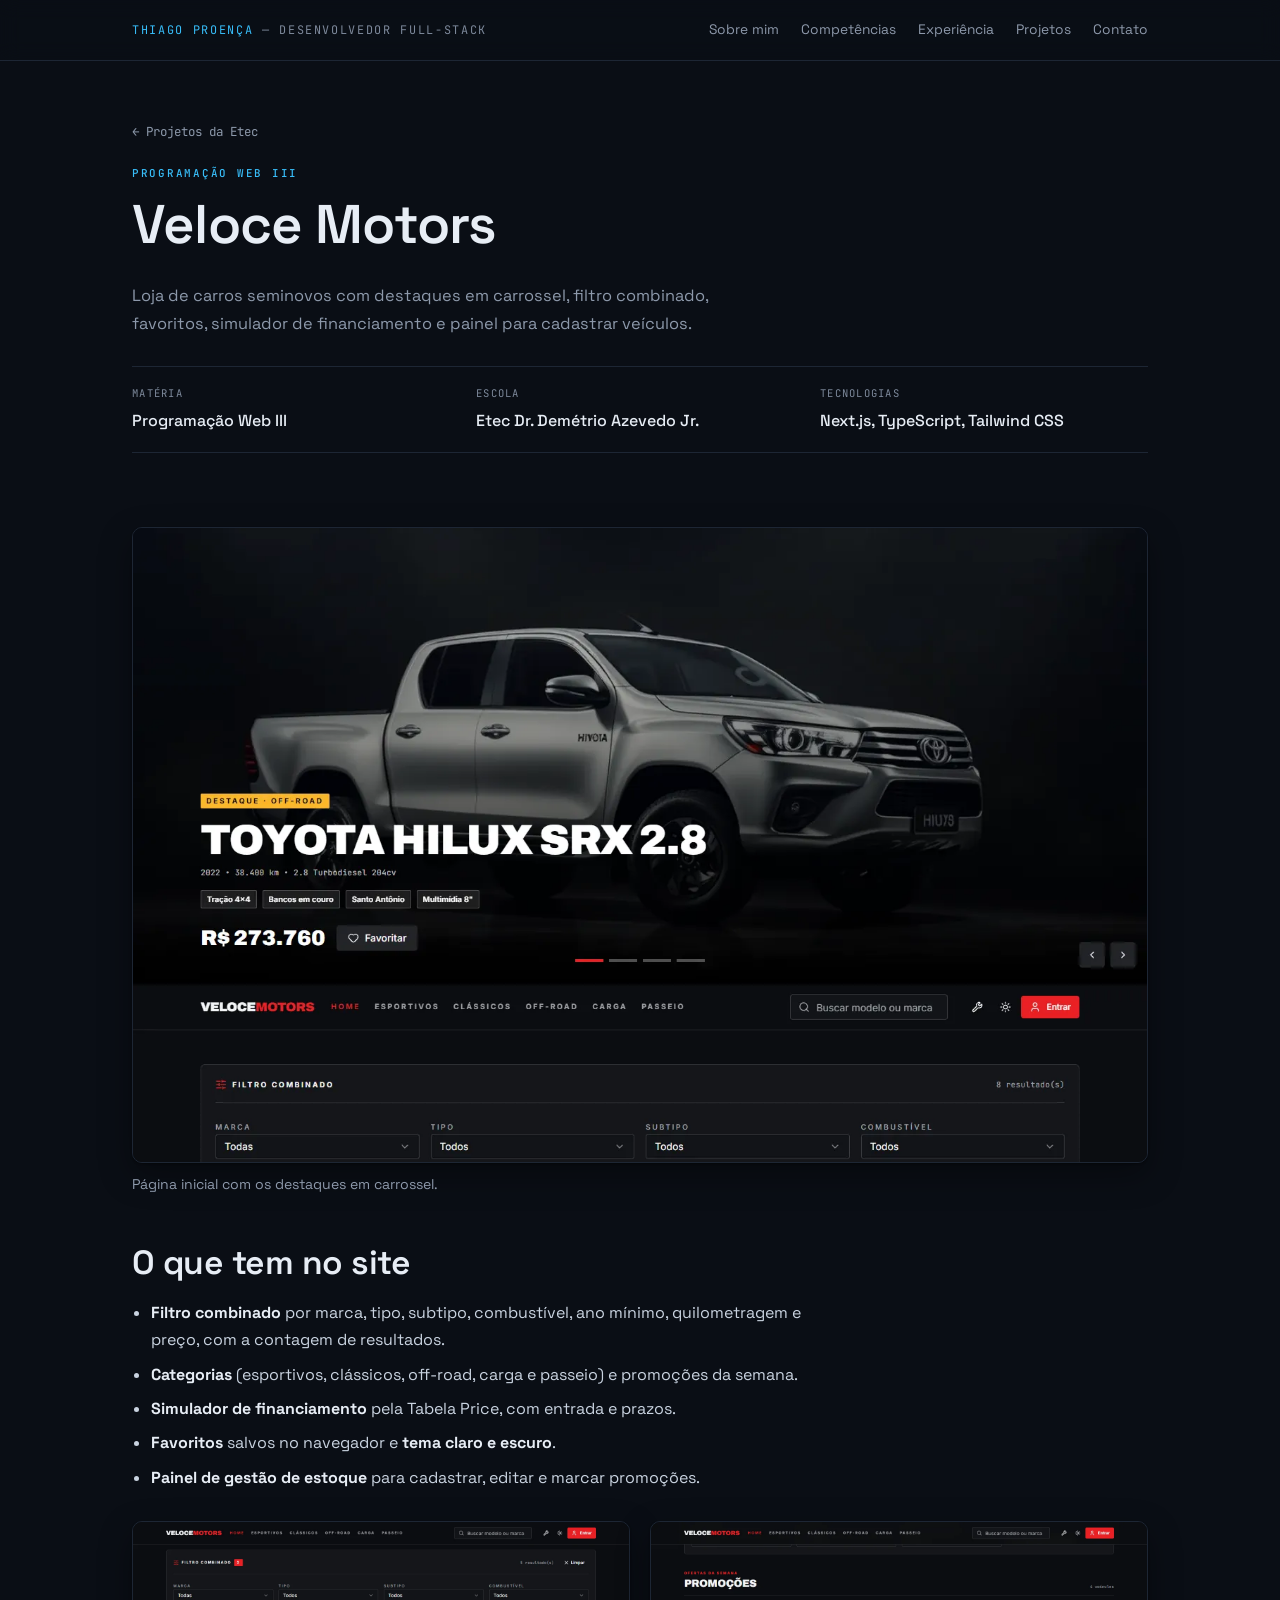
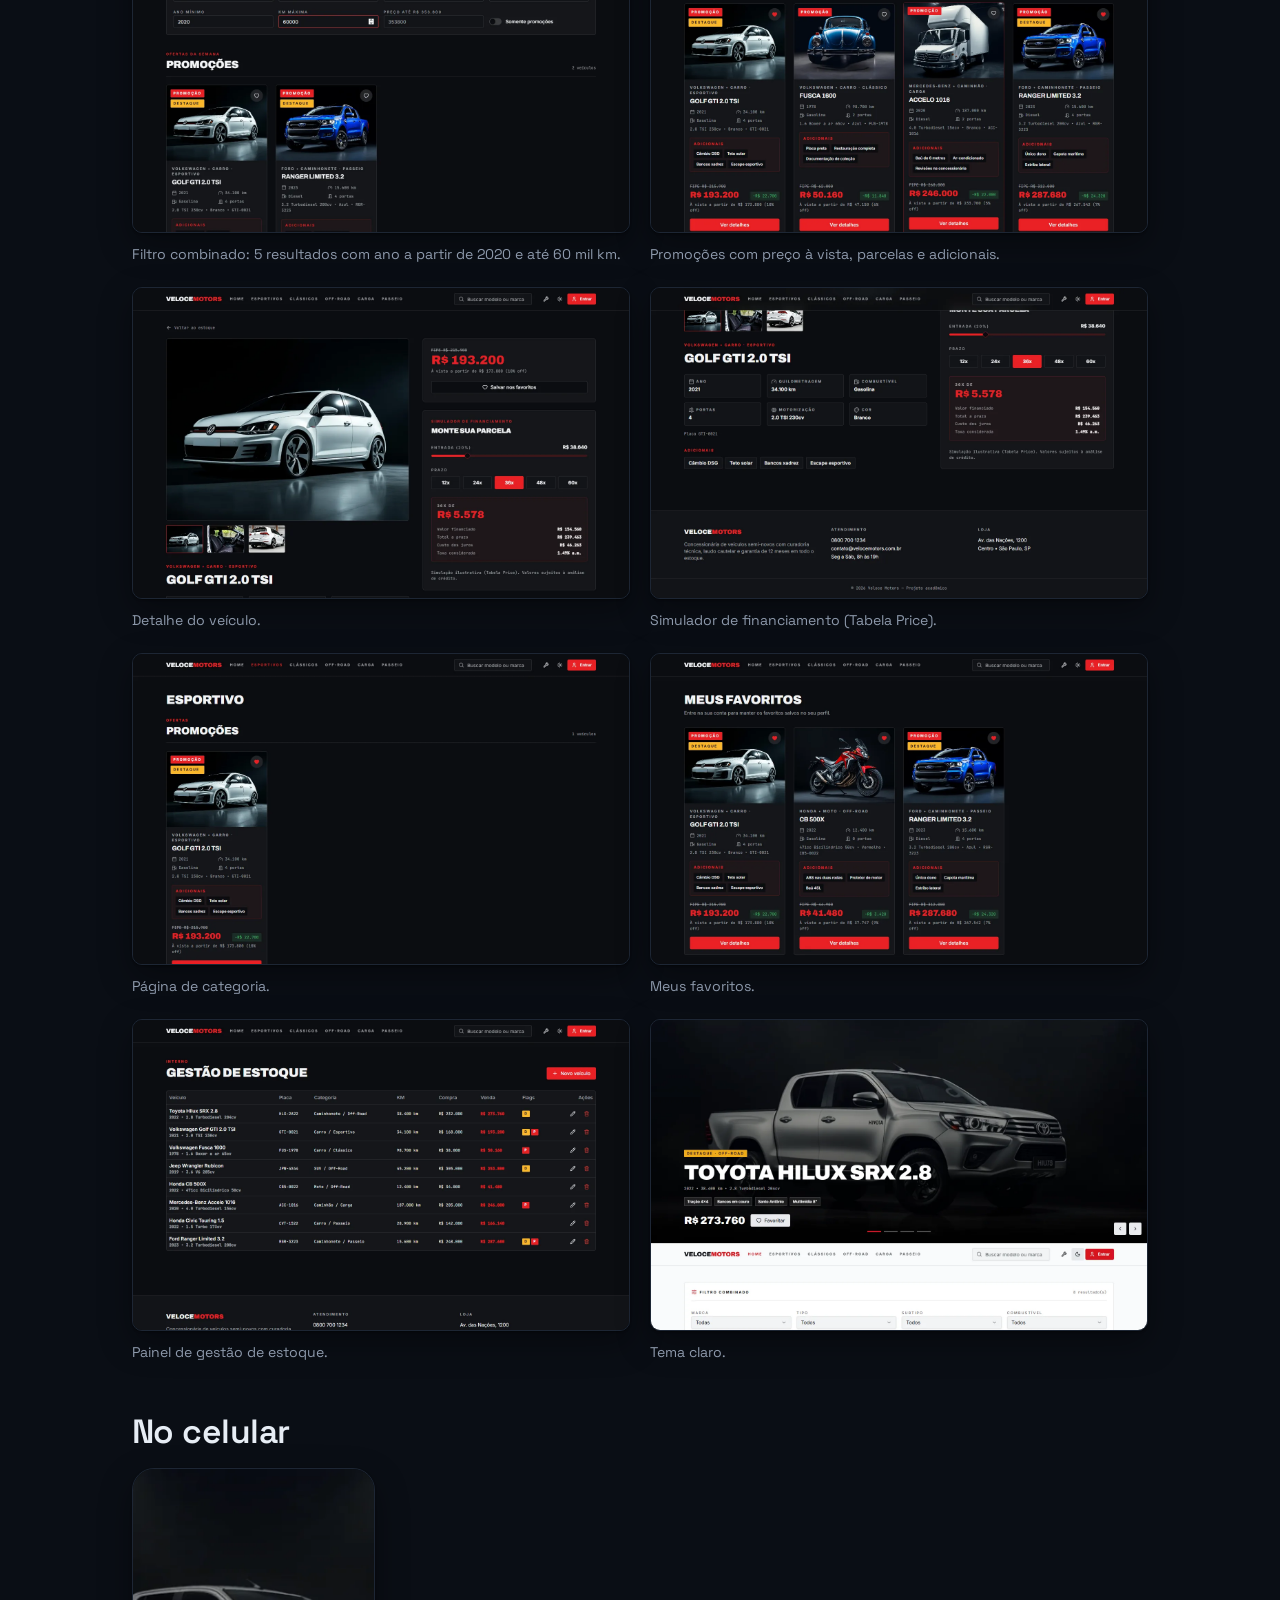
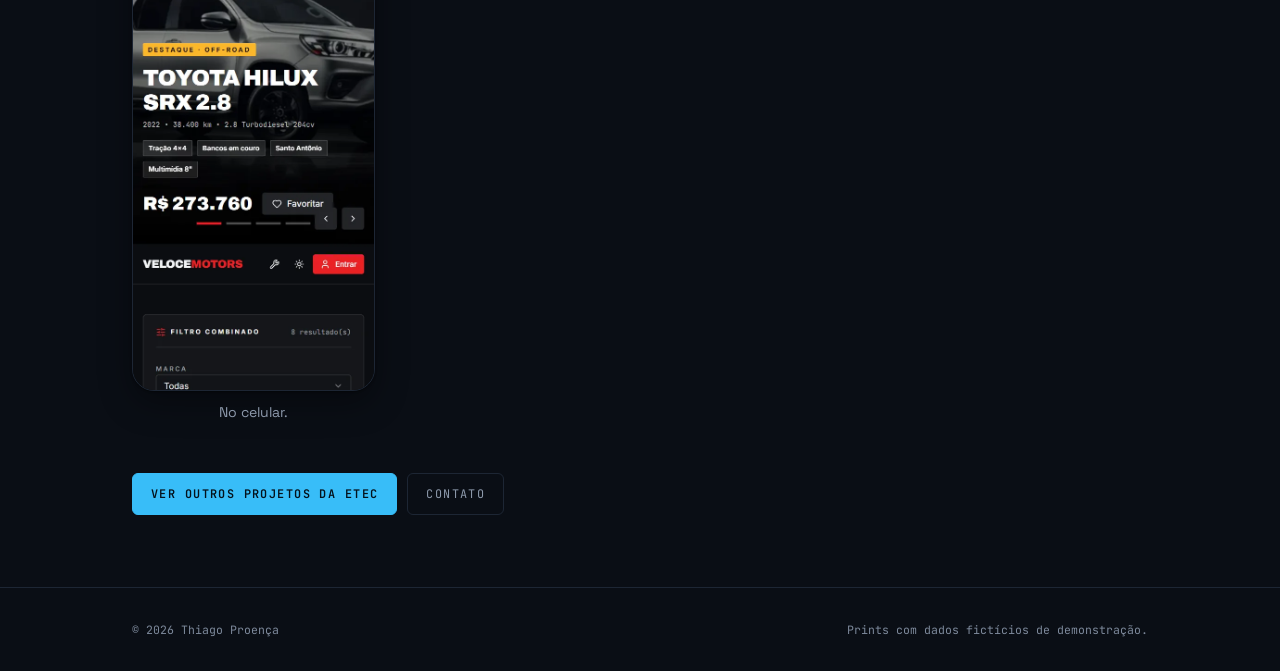
<file: projetos/veloce-motors.html>
<!doctype html>
<html lang="pt-BR">
<head>
  <meta charset="utf-8">
  <meta name="viewport" content="width=device-width, initial-scale=1">
  <title>Veloce Motors · Thiago Proença</title>
  <meta name="description" content="Loja de carros seminovos com destaques em carrossel, filtro combinado, favoritos, simulador de financiamento e painel para cadastrar veículos.">
  <meta property="og:title" content="Veloce Motors · Projeto da Etec">
  <meta property="og:image" content="../img/etec/veiculos-home.webp">
  <link rel="preconnect" href="https://fonts.googleapis.com">
  <link rel="preconnect" href="https://fonts.gstatic.com" crossorigin>
  <link href="https://fonts.googleapis.com/css2?family=Space+Grotesk:wght@400;500;600&family=JetBrains+Mono:wght@400;500;600&display=swap" rel="stylesheet">
  <link rel="stylesheet" href="../style.css">
</head>
<body>
  <header class="topo">
    <div class="conteiner">
      <a class="marca" href="../">Thiago Proença <span>— Desenvolvedor Full-Stack</span></a>
      <nav class="menu" aria-label="Seções">
        <a href="../#sobre">Sobre mim</a>
        <a href="../#competencias">Competências</a>
        <a href="../#experiencia">Experiência</a>
        <a href="../#projetos">Projetos</a>
        <a href="../#contato">Contato</a>
      </nav>
    </div>
  </header>

  <main>
    <div class="conteiner">
      <div class="caso-cabeca">
        <a class="voltar" href="../#projetos">← Projetos da Etec</a>
        <span class="rotulo" style="display:block">Programação Web III</span>
        <h1>Veloce Motors</h1>
        <p class="sub">Loja de carros seminovos com destaques em carrossel, filtro combinado, favoritos, simulador de financiamento e painel para cadastrar veículos.</p>
        <dl class="fatos">
          <div><dt>Matéria</dt><dd>Programação Web III</dd></div>
          <div><dt>Escola</dt><dd>Etec Dr. Demétrio Azevedo Jr.</dd></div>
          <div><dt>Tecnologias</dt><dd>Next.js, TypeScript, Tailwind CSS</dd></div>
        </dl>
      </div>

      <figure>
        <img src="../img/etec/veiculos-home.webp" alt="Página inicial da Veloce Motors com carrossel de destaques" width="1440" height="900">
        <figcaption>Página inicial com os destaques em carrossel.</figcaption>
      </figure>
      <div class="texto">
        <h2>O que tem no site</h2>
        <ul>
        <li><strong>Filtro combinado</strong> por marca, tipo, subtipo, combustível, ano mínimo, quilometragem e preço, com a contagem de resultados.</li>
        <li><strong>Categorias</strong> (esportivos, clássicos, off-road, carga e passeio) e promoções da semana.</li>
        <li><strong>Simulador de financiamento</strong> pela Tabela Price, com entrada e prazos.</li>
        <li><strong>Favoritos</strong> salvos no navegador e <strong>tema claro e escuro</strong>.</li>
        <li><strong>Painel de gestão de estoque</strong> para cadastrar, editar e marcar promoções.</li>
        </ul>
      </div>
      <div class="galeria">
        <figure>
          <img src="../img/etec/veloce-filtro.webp" alt="Filtro combinado preenchido com ano mínimo e quilometragem máxima" width="1440" height="900" loading="lazy">
          <figcaption>Filtro combinado: 5 resultados com ano a partir de 2020 e até 60 mil km.</figcaption>
        </figure>
        <figure>
          <img src="../img/etec/veloce-estoque.webp" alt="Cards de veículos em promoção com preços e adicionais" width="1440" height="900" loading="lazy">
          <figcaption>Promoções com preço à vista, parcelas e adicionais.</figcaption>
        </figure>
        <figure>
          <img src="../img/etec/veiculos-detalhe.webp" alt="Página de detalhe de um veículo" width="1440" height="900" loading="lazy">
          <figcaption>Detalhe do veículo.</figcaption>
        </figure>
        <figure>
          <img src="../img/etec/veloce-financiamento.webp" alt="Simulador de financiamento pela Tabela Price" width="1440" height="900" loading="lazy">
          <figcaption>Simulador de financiamento (Tabela Price).</figcaption>
        </figure>
        <figure>
          <img src="../img/etec/veloce-categoria.webp" alt="Página da categoria esportivos" width="1440" height="900" loading="lazy">
          <figcaption>Página de categoria.</figcaption>
        </figure>
        <figure>
          <img src="../img/etec/veloce-favoritos.webp" alt="Página de favoritos com três veículos" width="1440" height="900" loading="lazy">
          <figcaption>Meus favoritos.</figcaption>
        </figure>
        <figure>
          <img src="../img/etec/veloce-admin.webp" alt="Painel de gestão de estoque com a lista de veículos" width="1440" height="900" loading="lazy">
          <figcaption>Painel de gestão de estoque.</figcaption>
        </figure>
        <figure>
          <img src="../img/etec/veloce-claro.webp" alt="Página inicial no tema claro" width="1440" height="900" loading="lazy">
          <figcaption>Tema claro.</figcaption>
        </figure>
      </div>
      <h2 style="margin-top:48px">No celular</h2>
      <div class="celulares todas">
        <figure><img src="../img/etec/veloce-cel.webp" alt="Página inicial no celular" width="520" height="1125" loading="lazy"><figcaption>No celular.</figcaption></figure>
      </div>

      <section style="padding:48px 0 72px">
        <div class="acoes" style="margin:0">
          <a class="botao primario" href="../#projetos">Ver outros projetos da Etec</a>
          <a class="botao" href="../#contato">Contato</a>
        </div>
      </section>
    </div>
  </main>

  <footer class="rodape">
    <div class="conteiner">
      <span>© 2026 Thiago Proença</span>
      <span>Prints com dados fictícios de demonstração.</span>
    </div>
  </footer>
</body>
</html>
</file>
<file: style.css>
/* Portfólio — Thiago Proença · tema escuro (azul-noite + ciano) */
:root {
  --fundo: #0a0e15;
  --fundo-2: #0d121b;
  --cartao: #111824;
  --cartao-2: #151d2b;
  --texto: #e7edf5;
  --suave: #8d99ab;
  --apagado: #7d899b;
  --linha: #1d2634;
  --destaque: #38bdf8;
  --destaque-forte: #7dd3fc;
  --destaque-suave: rgba(56, 189, 248, 0.10);
  --verde: #34d399;
  --sombra: 0 1px 2px rgb(0 0 0 / 0.4), 0 12px 32px rgb(0 0 0 / 0.35);
  --raio: 10px;
  --largura: 1080px;
  --mono: "JetBrains Mono", ui-monospace, "Cascadia Code", Consolas, monospace;
  color-scheme: dark;
}

* { box-sizing: border-box; }
html { scroll-behavior: smooth; scroll-padding-top: 72px; }
body {
  margin: 0;
  background: var(--fundo);
  color: var(--texto);
  font: 16px/1.7 "Space Grotesk", system-ui, -apple-system, "Segoe UI", sans-serif;
  -webkit-font-smoothing: antialiased;
}
img { max-width: 100%; height: auto; display: block; }
a { color: inherit; }
h1, h2, h3, h4 { font-family: "Space Grotesk", system-ui, sans-serif; font-weight: 600; line-height: 1.15; margin: 0 0 .5em; letter-spacing: -0.015em; }
h1 { font-size: clamp(2.2rem, 6vw, 3.4rem); }
h2 { font-size: clamp(1.6rem, 3.6vw, 2.1rem); }
h3 { font-size: 1.2rem; }
p { margin: 0 0 1em; }
code { font-family: var(--mono); font-size: .88em; background: var(--cartao-2); padding: 1px 6px; border-radius: 4px; }
:focus-visible { outline: 2px solid var(--destaque); outline-offset: 3px; border-radius: 4px; }

.conteiner { max-width: var(--largura); margin: 0 auto; padding: 0 16px; }
@media (min-width: 700px) { .conteiner { padding: 0 32px; } }

/* ---------------------------------------------------------------- topo */
.topo { position: sticky; top: 0; z-index: 20; background: color-mix(in srgb, var(--fundo) 86%, transparent); backdrop-filter: blur(10px); border-bottom: 1px solid var(--linha); }
.topo .conteiner { display: flex; align-items: center; justify-content: space-between; height: 60px; gap: 16px; }
.marca { font-family: var(--mono); font-size: .74rem; letter-spacing: .14em; text-transform: uppercase; color: var(--destaque); text-decoration: none; white-space: nowrap; overflow: hidden; text-overflow: ellipsis; }
.marca span { color: var(--apagado); }
.menu { display: flex; gap: 22px; font-size: .86rem; }
.menu a { text-decoration: none; color: var(--suave); padding: 4px 0; border-bottom: 1px solid transparent; transition: color .2s; }
.menu a:hover, .menu a.ativo { color: var(--texto); border-bottom-color: var(--destaque); }
.menu-botao { display: none; }
@media (max-width: 760px) {
  .marca span { display: none; }
  .menu-botao { display: grid; gap: 4px; place-content: center; width: 40px; height: 40px; margin-right: -8px; border: 0; background: transparent; cursor: pointer; border-radius: 6px; }
  .menu-botao span { display: block; width: 20px; height: 2px; border-radius: 2px; background: var(--texto); transition: transform .2s, opacity .2s; }
  .menu-botao[aria-expanded="true"] span:nth-child(1) { transform: translateY(6px) rotate(45deg); }
  .menu-botao[aria-expanded="true"] span:nth-child(2) { opacity: 0; }
  .menu-botao[aria-expanded="true"] span:nth-child(3) { transform: translateY(-6px) rotate(-45deg); }
  .menu { display: none; position: absolute; top: 60px; left: 0; right: 0; flex-direction: column; gap: 0; padding: 8px 16px 14px; background: var(--fundo); border-bottom: 1px solid var(--linha); box-shadow: var(--sombra); font-size: 1rem; }
  .menu.aberto { display: flex; }
  .menu a { padding: 12px 4px; border-bottom: 1px solid var(--linha); }
  .menu a:last-child { border-bottom: 0; }
  .menu a.ativo { border-bottom-color: var(--linha); color: var(--destaque); }
}

/* ---------------------------------------------------------------- base comum */
section { padding: 72px 0; }
.rotulo { display: inline-block; font-family: var(--mono); font-size: .68rem; font-weight: 500; letter-spacing: .16em; text-transform: uppercase; color: var(--apagado); margin-bottom: 10px; }
.sub { color: var(--suave); font-size: 1.02rem; max-width: 640px; }
.acoes { display: flex; flex-wrap: wrap; gap: 10px; margin-top: 26px; }
.botao { display: inline-flex; align-items: center; gap: 8px; padding: 10px 18px; border-radius: 6px; font-family: var(--mono); font-size: .74rem; letter-spacing: .12em; text-transform: uppercase; text-decoration: none; border: 1px solid var(--linha); background: transparent; color: var(--suave); cursor: pointer; transition: border-color .2s, color .2s, background .2s; }
.botao:hover { border-color: var(--destaque); color: var(--texto); }
.botao.primario { background: var(--destaque); color: #04121c; border-color: var(--destaque); font-weight: 600; }
.botao.primario:hover { background: var(--destaque-forte); }
.etiquetas { display: flex; flex-wrap: wrap; gap: 6px; list-style: none; padding: 0; margin: 14px 0 0; }
.etiquetas li { font-family: var(--mono); font-size: .68rem; padding: 3px 8px; border-radius: 4px; background: var(--fundo); border: 1px solid var(--linha); color: var(--suave); }
.ver { font-family: var(--mono); font-size: .74rem; letter-spacing: .04em; color: var(--destaque); text-decoration: none; }
.ver:hover { text-decoration: underline; }

/* ---------------------------------------------------------------- páginas de estudo de caso */
.caso-cabeca { padding: 56px 0 28px; }
.caso-cabeca .rotulo { color: var(--destaque); }
.voltar { display: inline-block; margin-bottom: 22px; color: var(--suave); text-decoration: none; font-family: var(--mono); font-size: .78rem; }
.voltar:hover { color: var(--texto); }
.fatos { display: grid; gap: 16px; grid-template-columns: repeat(auto-fit, minmax(170px, 1fr)); margin-top: 28px; padding: 18px 0; border-top: 1px solid var(--linha); border-bottom: 1px solid var(--linha); }
.fatos dt { font-family: var(--mono); font-size: .66rem; text-transform: uppercase; letter-spacing: .12em; color: var(--apagado); }
.fatos dd { margin: 4px 0 0; font-weight: 500; }
.texto { max-width: 720px; color: #c9d3e0; }
.texto h2 { color: var(--texto); margin-top: 1.4em; }
.texto ul { padding-left: 1.2em; }
.texto li { margin-bottom: .45em; }
.texto strong { color: var(--texto); }
.texto .nota { font-size: .92em; color: var(--suave); border-left: 3px solid var(--destaque); padding-left: 12px; }
figure { margin: 30px 0; }
figure img { border-radius: var(--raio); border: 1px solid var(--linha); box-shadow: var(--sombra); }
figcaption { color: var(--suave); font-size: .88rem; margin-top: 10px; }
.celulares { display: grid; gap: 16px; grid-template-columns: repeat(3, 1fr); max-width: 760px; }
.celulares img { border-radius: 22px; }
.celulares figure { margin: 0; }
.celulares figcaption { text-align: center; }
@media (max-width: 560px) { .celulares { grid-template-columns: 1fr 1fr; } .celulares figure:last-child { display: none; } .celulares.todas figure:last-child { display: block; } }
.destaque-caixa { background: var(--destaque-suave); border: 1px solid rgba(56, 189, 248, .25); border-radius: var(--raio); padding: 22px; margin: 28px 0; }
.destaque-caixa p:last-child { margin: 0; }
.galeria { display: grid; gap: 20px; grid-template-columns: repeat(auto-fit, minmax(min(420px, 100%), 1fr)); margin: 30px 0; }
.galeria figure { margin: 0; }

/* ---------------------------------------------------------------- rodapé */
.rodape { border-top: 1px solid var(--linha); padding: 32px 0; color: var(--apagado); font-family: var(--mono); font-size: .72rem; }
.rodape .conteiner { display: flex; flex-wrap: wrap; justify-content: space-between; gap: 12px; }

/* ================================================================ página inicial */
.trilho { position: relative; }
.trilho .ponto { display: none; }
@media (min-width: 1180px) {
  .trilho::before { content: ""; position: absolute; left: calc((100vw - var(--largura)) / 2 - 12px); top: 0; bottom: 0; width: 1px; background: var(--linha); }
  .trilho .ponto { display: block; position: absolute; left: calc((100vw - var(--largura)) / 2 - 12px); width: 7px; height: 7px; margin-left: -3px; border-radius: 50%; background: var(--destaque); box-shadow: 0 0 0 4px rgba(56, 189, 248, .15); transition: top .25s ease; top: 0; }
}
.secao { border-top: 1px solid var(--linha); }

/* abertura */
.abertura { padding: 96px 0 88px; position: relative; overflow: hidden;
  background-image: linear-gradient(var(--linha) 1px, transparent 1px), linear-gradient(90deg, var(--linha) 1px, transparent 1px); background-size: 48px 48px; }
.abertura::after { content: ""; position: absolute; inset: 0; background: radial-gradient(ellipse at 35% 45%, color-mix(in srgb, var(--fundo) 55%, transparent) 0%, var(--fundo) 72%); pointer-events: none; }
.abertura .conteiner { position: relative; z-index: 1; display: grid; gap: 40px; align-items: center; }
@media (min-width: 820px) { .abertura .conteiner { grid-template-columns: 1fr 260px; } }
.ola { font-family: var(--mono); font-size: .8rem; color: var(--suave); margin-bottom: 6px; }
.abertura h1 { margin-bottom: .2em; }
.cargo { font-family: var(--mono); color: var(--destaque); font-size: .95rem; letter-spacing: .04em; margin-bottom: 18px; }
.abertura .sub { font-size: .98rem; }
.foto { width: 100%; max-width: 260px; aspect-ratio: 1; border-radius: 8px; border: 1px solid var(--linha); background: linear-gradient(145deg, var(--cartao-2), var(--fundo-2)); display: grid; place-items: center; overflow: hidden; box-shadow: var(--sombra); justify-self: center; }
.foto img { width: 100%; height: 100%; object-fit: cover; border: 0; border-radius: 0; box-shadow: none; }
.foto .iniciais { font-family: var(--mono); font-size: 3.4rem; font-weight: 600; color: var(--destaque); letter-spacing: .06em; }

/* sobre */
.sobre-grade { display: grid; gap: 32px; margin-top: 26px; }
@media (min-width: 860px) { .sobre-grade { grid-template-columns: 1fr 300px; } }
.sobre-texto { color: #c3cddb; }
.citacao { border-left: 2px solid var(--destaque); padding: 4px 0 4px 16px; margin: 22px 0; color: var(--texto); font-size: 1.02rem; }
.principios { list-style: none; padding: 0; margin: 0; font-family: var(--mono); font-size: .76rem; color: var(--suave); }
.principios li { margin-bottom: 6px; }
.principios li::before { content: "›  "; color: var(--destaque); }
.numeros { display: grid; gap: 10px; align-content: start; grid-template-columns: 1fr 1fr; }
.numeros .alem { grid-column: 1 / -1; }
.numero { background: var(--cartao); border: 1px solid var(--linha); border-radius: 8px; padding: 14px 16px; }
.numero b { display: block; font-size: 1.45rem; color: var(--destaque); font-weight: 600; line-height: 1.2; }
.numero span { display: block; margin-top: 4px; line-height: 1.45; font-family: var(--mono); font-size: .64rem; letter-spacing: .12em; text-transform: uppercase; color: var(--apagado); }
.alem { background: var(--cartao); border: 1px solid var(--linha); border-radius: 8px; padding: 14px 16px; }
.alem ul { list-style: none; padding: 0; margin: 8px 0 0; font-size: .88rem; color: var(--suave); }
.alem li { margin-bottom: 4px; }

/* competências */
.comp-grade { display: grid; gap: 14px; margin-top: 26px; grid-template-columns: repeat(auto-fit, minmax(min(300px, 100%), 1fr)); }
.comp { background: var(--cartao); border: 1px solid var(--linha); border-radius: 8px; padding: 16px; }
.comp h3 { font-family: var(--mono); font-size: .66rem; letter-spacing: .16em; text-transform: uppercase; font-weight: 600; display: flex; align-items: center; gap: 8px; margin-bottom: 12px; color: var(--cor, var(--destaque)); }
.comp h3::before { content: ""; width: 7px; height: 7px; border-radius: 50%; background: var(--cor, var(--destaque)); }
.selos { display: flex; flex-wrap: wrap; gap: 6px; }
.selo { display: inline-flex; align-items: center; gap: 6px; font-family: var(--mono); font-size: .72rem; padding: 5px 9px; border-radius: 5px; background: var(--fundo); border: 1px solid var(--linha); color: #c6d0dd; }
.selo img { width: 13px; height: 13px; }
.selo .generico { flex: none; color: var(--cor); opacity: .85; }

/* experiência */
.linha-tempo { position: relative; margin-top: 28px; padding-left: 26px; }
.linha-tempo::before { content: ""; position: absolute; left: 6px; top: 6px; bottom: 6px; width: 1px; background: var(--linha); }
.etapa { position: relative; margin-bottom: 34px; max-width: 720px; }
.etapa:last-child { margin-bottom: 0; }
.etapa::before { content: ""; position: absolute; left: -24px; top: 7px; width: 9px; height: 9px; border-radius: 50%; background: var(--fundo); border: 2px solid var(--destaque); }
.etapa h3 { font-size: 1.02rem; margin-bottom: 2px; }
.etapa .onde { font-family: var(--mono); font-size: .7rem; color: var(--apagado); margin-bottom: 10px; }
.etapa p { color: #c3cddb; font-size: .94rem; }

/* projetos */
.bloco-proj + .bloco-proj { margin-top: 56px; padding-top: 48px; border-top: 1px dashed var(--linha); }
.proj-topo { display: flex; flex-wrap: wrap; justify-content: space-between; align-items: end; gap: 16px; }
.proj-topo h3 { font-size: 1.45rem; margin: 0; }
.setas { display: flex; gap: 6px; }
.seta { width: 32px; height: 32px; display: grid; place-items: center; border: 1px solid var(--linha); background: transparent; color: var(--suave); border-radius: 5px; cursor: pointer; font-size: .9rem; }
.seta:hover { border-color: var(--destaque); color: var(--texto); }
.seta.largo { width: auto; padding: 0 10px; font-family: var(--mono); font-size: .68rem; letter-spacing: .08em; }
.filtros { display: flex; flex-wrap: wrap; gap: 6px; margin: 18px 0 16px; }
.filtro { font-family: var(--mono); font-size: .66rem; letter-spacing: .14em; text-transform: uppercase; padding: 6px 10px; border-radius: 4px; border: 1px solid var(--linha); background: transparent; color: var(--suave); cursor: pointer; }
.filtro:hover { color: var(--texto); }
.filtro[aria-pressed="true"] { border-color: var(--destaque); color: var(--destaque); background: var(--destaque-suave); }
.carrossel { display: grid; grid-auto-flow: column; grid-auto-columns: minmax(250px, 300px); gap: 14px; overflow-x: auto; scroll-snap-type: x mandatory; padding-bottom: 12px; scrollbar-width: thin; scrollbar-color: var(--linha) transparent; }
.carrossel:not(.todos):not(.no-fim) { -webkit-mask-image: linear-gradient(90deg, #000 calc(100% - 90px), transparent); mask-image: linear-gradient(90deg, #000 calc(100% - 90px), transparent); }
.carrossel.todos { grid-auto-flow: row; grid-auto-columns: auto; grid-template-columns: repeat(auto-fill, minmax(min(250px, 100%), 1fr)); overflow: visible; }
.pcard { scroll-snap-align: start; display: flex; flex-direction: column; background: var(--cartao); border: 1px solid var(--linha); border-radius: 8px; overflow: hidden; text-decoration: none; transition: border-color .2s, transform .2s; }
.pcard[hidden] { display: none; }
.pcard:hover { border-color: rgba(56, 189, 248, .55); transform: translateY(-2px); }
.pcard .thumb { aspect-ratio: 16 / 10; overflow: hidden; background: var(--fundo-2); border-bottom: 1px solid var(--linha); }
.pcard .thumb img { width: 100%; height: 100%; object-fit: cover; object-position: top; }
.pcard .corpo { padding: 14px 16px 16px; display: flex; flex-direction: column; flex: 1; }
.pcard .tipo { font-family: var(--mono); font-size: .62rem; letter-spacing: .14em; text-transform: uppercase; color: var(--apagado); margin-bottom: 6px; }
.pcard .tipo em { font-style: normal; color: var(--verde); }
.pcard h4 { font-size: 1rem; margin-bottom: 8px; color: var(--texto); }
.pcard p { color: var(--suave); font-size: .84rem; line-height: 1.55; margin-bottom: 0; }
.pcard .etiquetas { margin-top: auto; padding-top: 14px; }
.pcard .ver { margin-top: 12px; display: inline-block; }
@media (prefers-reduced-motion: reduce) { html { scroll-behavior: auto; } .pcard { transition: none; } .pcard:hover { transform: none; } .trilho .ponto { transition: none; } }

/* contato */
#contato .acoes { margin-top: 18px; }
.contatos { display: grid; gap: 12px; margin-top: 28px; grid-template-columns: repeat(auto-fit, minmax(min(380px, 100%), 1fr)); }
.contato-card { display: grid; grid-template-columns: 18px 1fr; column-gap: 14px; align-items: center; background: var(--cartao); border: 1px solid var(--linha); border-radius: 8px; padding: 14px 16px; text-decoration: none; transition: border-color .2s, transform .2s; }
.contato-card > img, .contato-card > svg { grid-row: span 2; width: 18px; height: 18px; }
.contato-card:hover { transform: translateY(-2px); }
.contato-card:hover { border-color: var(--destaque); }
.contato-card span { display: block; font-family: var(--mono); font-size: .62rem; letter-spacing: .16em; text-transform: uppercase; color: var(--apagado); margin-bottom: 4px; }
.contato-card b { font-family: var(--mono); font-weight: 500; font-size: .82rem; color: var(--texto); word-break: break-all; }
@media (max-width: 819px) { .foto { max-width: 190px; } .abertura { padding: 64px 0 56px; } }

/* bloco de código nos estudos de caso */
.bloco-codigo { background: var(--cartao-2); border: 1px solid var(--linha); border-radius: var(--raio); padding: 18px 20px; margin: 22px 0; overflow-x: auto; }
.bloco-codigo pre { margin: 0; font-family: var(--mono); font-variant-ligatures: none; font-size: .84rem; line-height: 1.6; white-space: pre; }
.bloco-codigo .rot { display: block; font-family: var(--mono); font-size: .72rem; letter-spacing: .08em; text-transform: uppercase; opacity: .6; margin-bottom: 10px; }

/* projeto em destaque */
.destaque-proj { display: grid; gap: 0; margin: 28px 0 56px; background: var(--cartao); border: 1px solid var(--linha); border-radius: 12px; overflow: hidden; box-shadow: var(--sombra); }
@media (min-width: 900px) { .destaque-proj { grid-template-columns: 1.1fr 1fr; } }
.destaque-img { display: block; background: var(--fundo-2); border-bottom: 1px solid var(--linha); overflow: hidden; }
@media (min-width: 900px) { .destaque-img { border-bottom: 0; border-right: 1px solid var(--linha); } }
.destaque-img img { width: 100%; height: 100%; object-fit: cover; object-position: top left; transition: transform .4s; }
.destaque-proj:hover .destaque-img img { transform: scale(1.02); }
.destaque-corpo { padding: 26px 28px 24px; display: flex; flex-direction: column; }
.destaque-corpo .tipo { display: flex; flex-wrap: wrap; align-items: center; gap: 10px; font-family: var(--mono); font-size: .64rem; letter-spacing: .14em; text-transform: uppercase; color: var(--apagado); margin-bottom: 12px; }
.online { display: inline-flex; align-items: center; gap: 6px; padding: 3px 8px; border-radius: 999px; background: rgba(52, 211, 153, .1); border: 1px solid rgba(52, 211, 153, .35); color: var(--verde); letter-spacing: .1em; }
.online::before { content: ""; width: 6px; height: 6px; border-radius: 50%; background: var(--verde); box-shadow: 0 0 0 3px rgba(52, 211, 153, .2); }
.destaque-corpo h3 { font-size: 1.6rem; margin-bottom: 10px; }
.destaque-corpo > p { color: var(--suave); font-size: .92rem; line-height: 1.6; }
.destaque-corpo .etiquetas { margin-top: 2px; }
.destaque-corpo .acoes { margin-top: 22px; gap: 8px; }
.destaque-corpo .botao { padding: 10px 13px; letter-spacing: .06em; font-size: .7rem; }
.destaque-corpo .nota-render { font-family: var(--mono); font-size: .66rem; color: var(--apagado); margin: 14px 0 0; }
@media (prefers-reduced-motion: reduce) { .destaque-img img, .contato-card { transition: none; } .destaque-proj:hover .destaque-img img, .contato-card:hover { transform: none; } }
</file>
